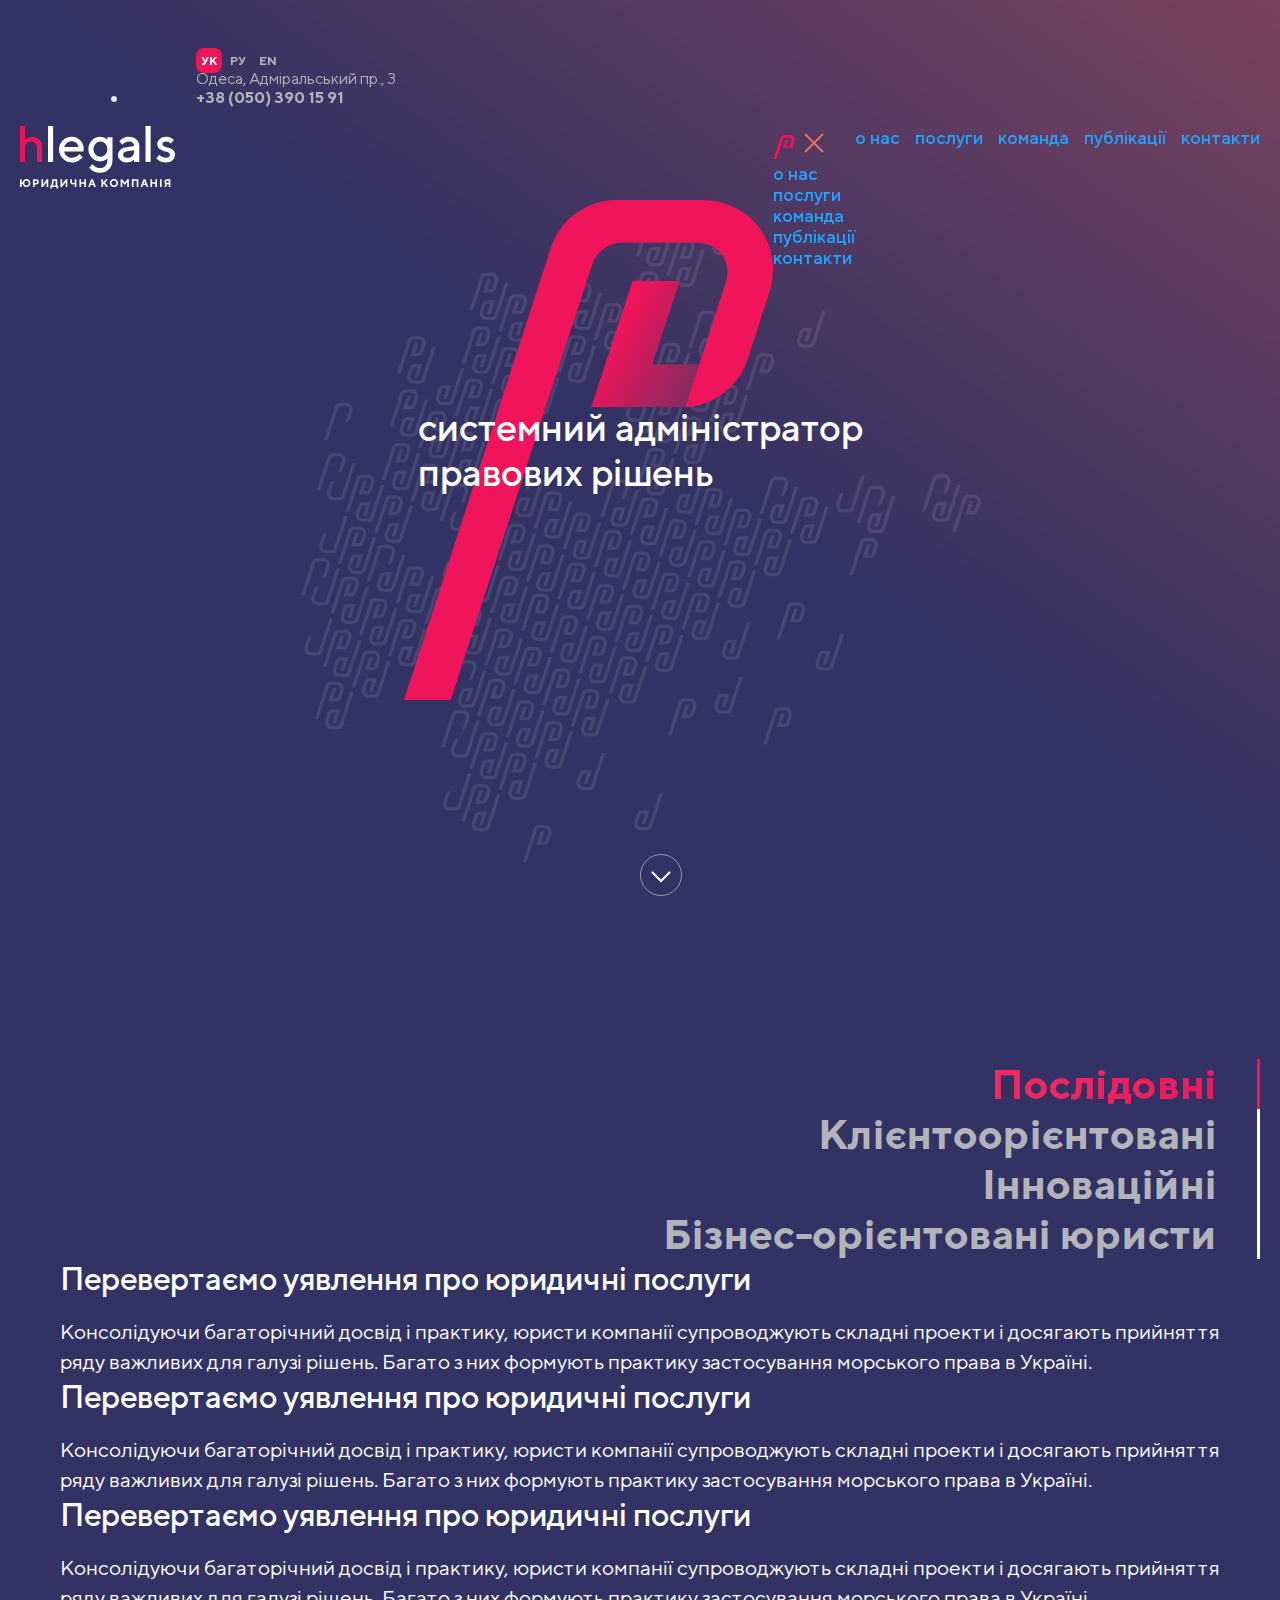
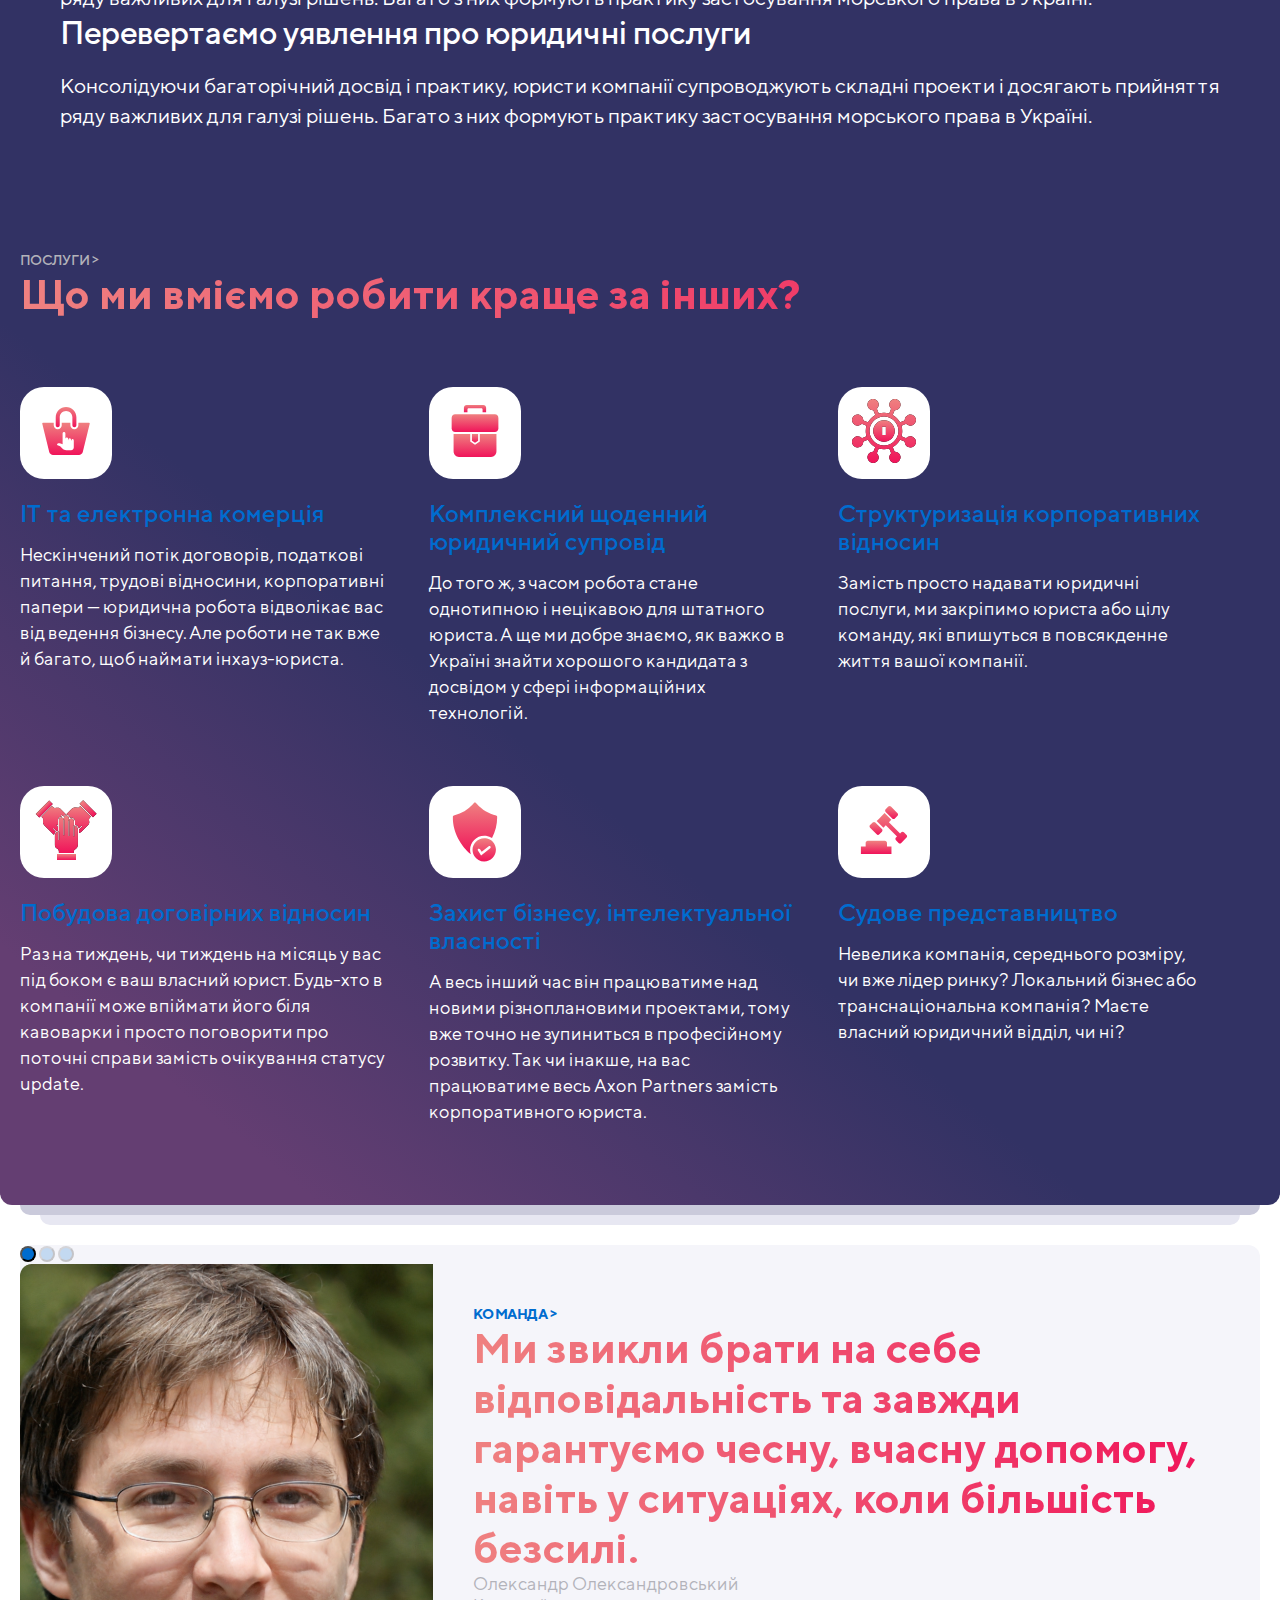
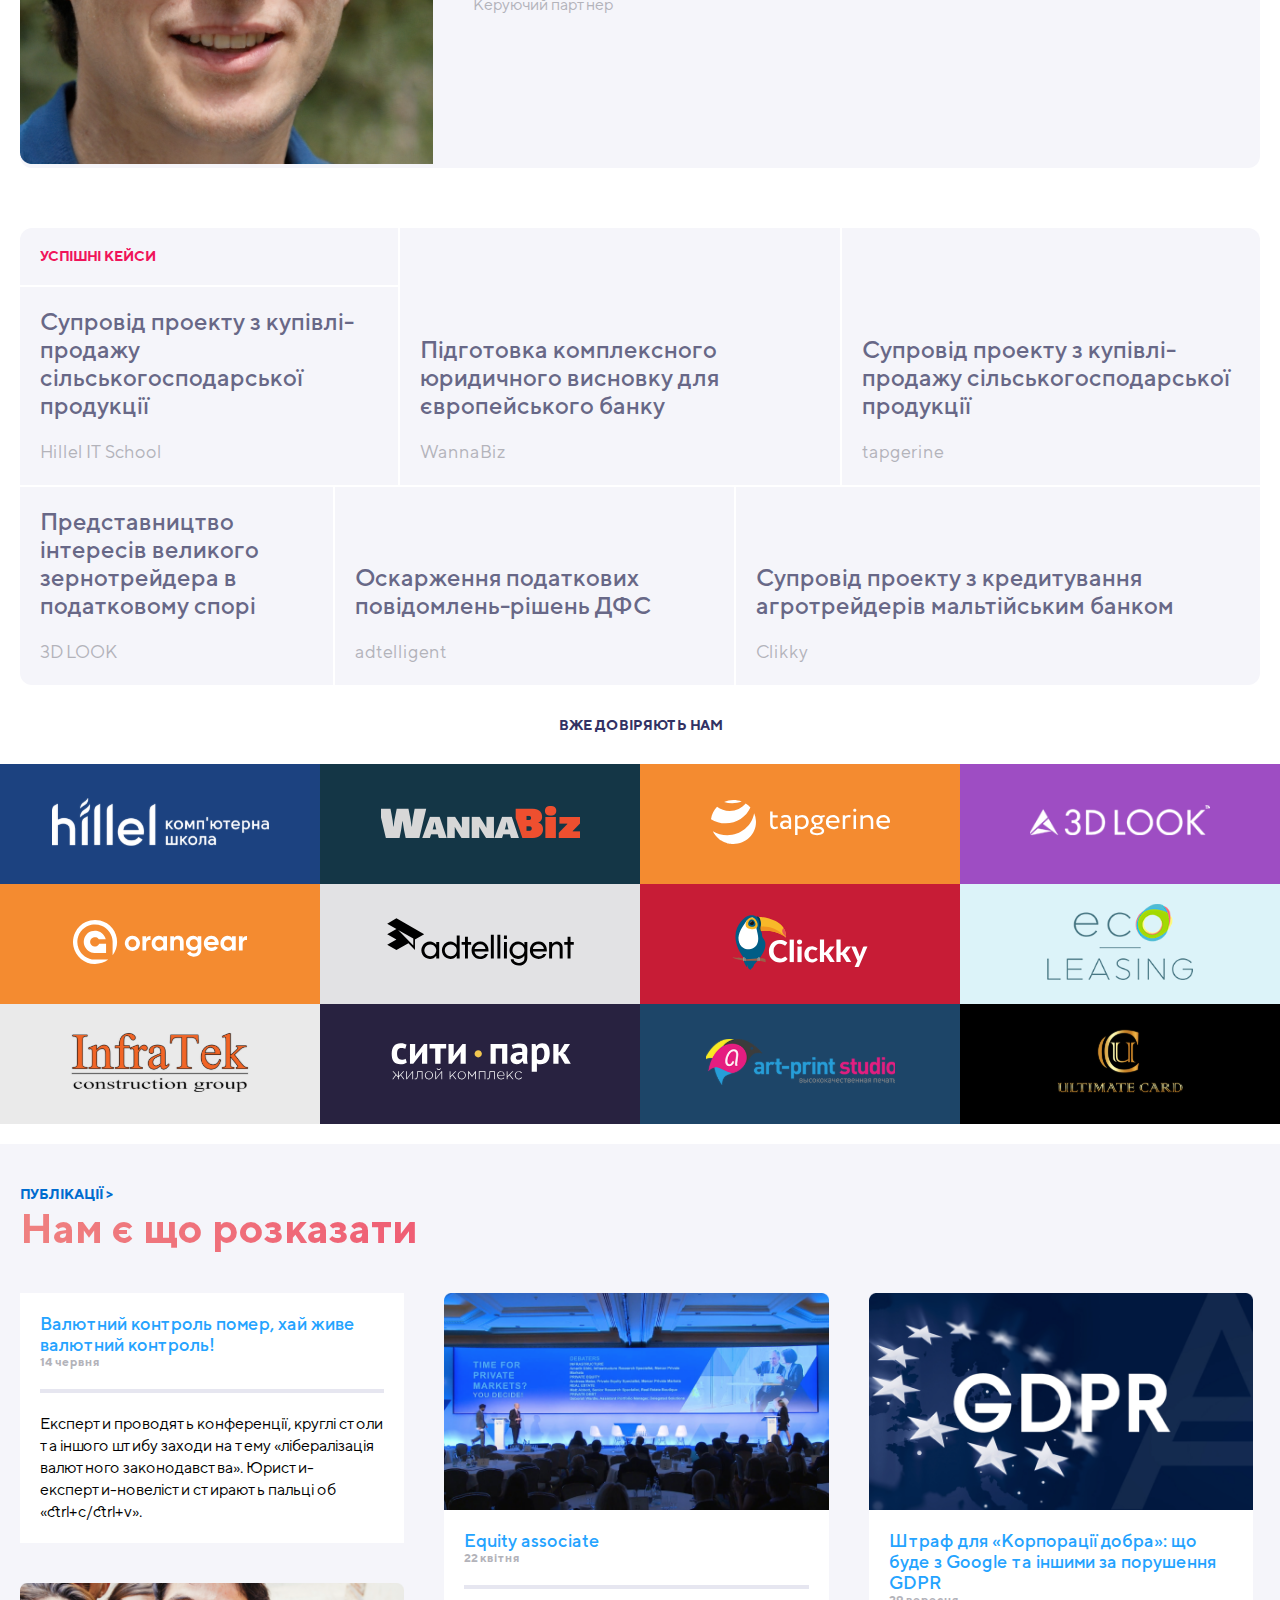
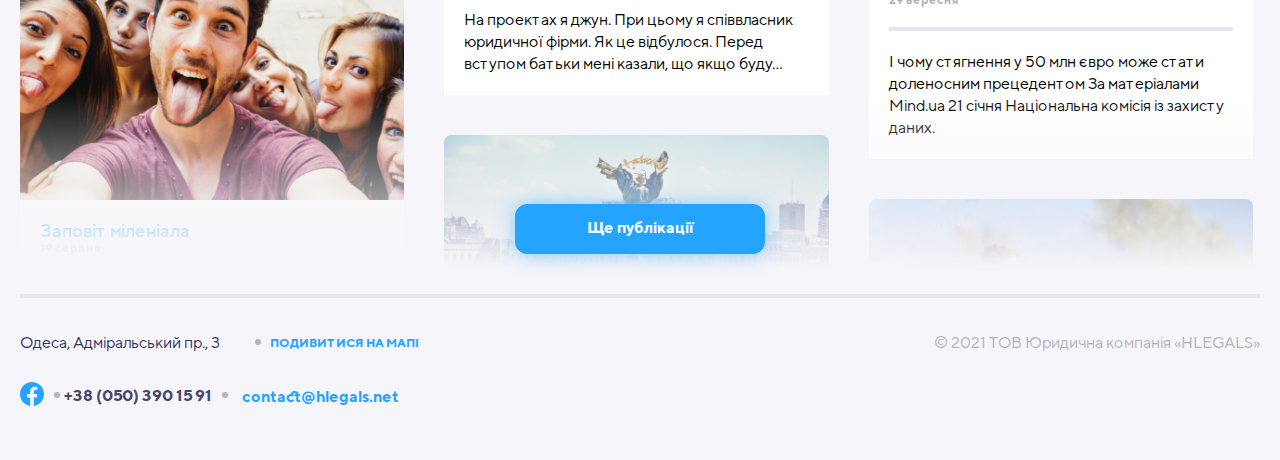
<file: index.html>
<!DOCTYPE html>
<html lang="ua">
<head>
    <meta charset="UTF-8">
    <meta http-equiv="X-UA-Compatible" content="IE=edge">
    <meta name="viewport" content="width=device-width, initial-scale=1.0">
    <link href="https://cdn.jsdelivr.net/npm/bootstrap@5.2.0/dist/css/bootstrap.min.css" rel="stylesheet" integrity="sha384-gH2yIJqKdNHPEq0n4Mqa/HGKIhSkIHeL5AyhkYV8i59U5AR6csBvApHHNl/vI1Bx" crossorigin="anonymous">
    <link rel="stylesheet" href="./style/scss/index.css">
    <title>Hlegals Site</title>
</head>
<body>
<!-- HEADER -->
<header class="header on-dark">
    <div class="container">
        <div class="header__top">
            <div class="header__logo">
                <a href="#">
                    <img src="./assets/logos/logo-on-dark.svg" alt="Hlegals logo">
                </a>
            </div>
            <div class="header__info d-flex justify-content-end align-items-center">
                <div class="header__languages d-flex">
                    <a href="#" class="language d-block active">УК</a>
                    <a href="#" class="language d-block">РУ</a>
                    <a href="#" class="language d-block">EN</a>
                </div>
                <div class="header__adress">
                    <a class="header__adress-link text-white" href="#">Одеса, Адміральський пр., 3</a>
                </div>
                <div class="header__phone">
                    <a class="text-white" href="tel: +38 (050) 390 15 91">+38 (050) 390 15 91</a>
                </div>
                <div class="header__facebook">
                    <a href="#" class="facebook-top d-block">
                    </a>
                </div>
            </div>
            <nav class="header__menu navbar navbar-expand-md">
                <!-- FOR MOBILE -->
                <button class="menu-button" type="button" data-bs-toggle="modal" data-bs-target="#exampleModal">
                    <svg width="32" height="32" viewBox="0 0 32 32" fill="none" xmlns="http://www.w3.org/2000/svg">
                        <path d="M7 10H25" stroke="white" stroke-width="2"/>
                        <path d="M7 16H25" stroke="white" stroke-width="2"/>
                        <path d="M7 22H25" stroke="white" stroke-width="2"/>
                    </svg>                        
                </button>
                <div class="modal fade" id="exampleModal" tabindex="-1" aria-labelledby="exampleModalLabel" aria-hidden="true">
                    <div class="modal-dialog">
                      <div class="modal-content">
                        <div class="modal-header">
                          <img class="modal-title" id="exampleModalLabel" src="./assets/icons/symbol-slash-small.svg">
                          <button type="button" data-bs-dismiss="modal" aria-label="Close"><svg width="32" height="32" viewBox="0 0 32 32" fill="none" xmlns="http://www.w3.org/2000/svg">
                            <path d="M7 7L25 25" stroke="#EC6F5D" stroke-width="2"/>
                            <path d="M25 7L7 25" stroke="#EC6F5D" stroke-width="2"/>
                            </svg></button>
                        </div>
                        <div class="modal-body">
                            <ul class="menu">
                                <li class="menu-item">
                                  <a class="menu-link" aria-current="page" href="./pages/about.html">о нас</a>
                                </li>
                                <li class="menu-item">
                                  <a class="menu-link" href="./pages/services.html">послуги</a>
                                </li>
                                <li class="menu-item">
                                  <a class="menu-link" href="./pages/team.html">команда</a>
                                </li>
                                <li class="menu-item">
                                  <a class="menu-link" href="./pages/publications.html">публікації</a>
                                </li>
                                <li class="menu-item">
                                  <a class="menu-link" href="./pages/contacts.html">контакти</a>
                                </li>
                              </ul>
                        </div>
                        <div class="modal-footer">
                        </div>
                      </div>
                    </div>
                  </div>
                <ul class="navbar-nav menu">
                    <li class="menu-item">
                      <a class="menu-link text-white" aria-current="page" href="./pages/about.html">о нас</a>
                    </li>
                    <li class="menu-item">
                      <a class="menu-link text-white" href="./pages/services.html">послуги</a>
                    </li>
                    <li class="menu-item">
                      <a class="menu-link text-white" href="./pages/team.html">команда</a>
                    </li>
                    <li class="menu-item">
                      <a class="menu-link text-white" href="./pages/publications.html">публікації</a>
                    </li>
                    <li class="menu-item">
                      <a class="menu-link text-white" href="./pages/contacts.html">контакти</a>
                    </li>
                  </ul>
                </nav>
            </div>
        </div>
    </div>
</header>
 
<main>
    <section class="hero">
            <div class="hero-content">
            <h1 class="text-center">системний адміністратор <br> правових рішень</h1>
               <a href="#experience" class="hero-content__arrow"> 
                <svg width="42" height="42" viewBox="0 0 42 42" fill="none" xmlns="http://www.w3.org/2000/svg">
                    <g clip-path="url(#clip0_1_613)">
                    <circle opacity="0.5" cx="21" cy="21" r="20.5" stroke="white"/>
                    <path d="M12 18L21 27L30 18" stroke="white" stroke-width="2"/>
                    </g>
                    <defs>
                    <clipPath id="clip0_1_613">
                    <rect width="42" height="42" fill="white"/>
                    </clipPath>
                    </defs>
                    </svg>
                </a>
            </div>
        </section>
        <section id="experience" class="experience">
            <div class="container">
                <div class="experience__tabs d-flex align-items-center justify-content-center">
                        <div class="tablist">
                        <div class="nav nav-tabs flex-column" id="nav-tab" role="tablist">
                          <h2 class="experience-link active" id="nav-home-tab" data-bs-toggle="tab" data-bs-target="#nav-home" role="tab" aria-controls="nav-home" aria-selected="true">Послідовні</h2>
                          <h2 class="experience-link" id="nav-profile-tab" data-bs-toggle="tab" data-bs-target="#nav-profile" role="tab" aria-controls="nav-profile" aria-selected="false">Клієнтоорієнтовані</h2>
                          <h2 class="experience-link" id="nav-contact-tab" data-bs-toggle="tab" data-bs-target="#nav-contact" role="tab" aria-controls="nav-contact" aria-selected="false">Інноваційні</h2>
                          <h2 class="experience-link" id="nav-contact-tab" data-bs-toggle="tab" data-bs-target="#nav-contact" role="tab" aria-controls="nav-contact" aria-selected="false">Бізнес-орієнтовані юристи</h2>
                        </div>
                        </div>
                      <div class="tab-content" id="nav-tabContent">
                        <div class="tab-pane fade show active" id="nav-home" role="tabpanel" aria-labelledby="nav-home-tab" tabindex="0">
                            <h3>Перевертаємо уявлення про юридичні послуги</h3>
                            <p class="experience-text">Консолідуючи багаторічний досвід і практику, юристи компанії супроводжують складні проекти і досягають прийняття ряду важливих для галузі рішень. Багато з них формують практику застосування морського права в Україні.</p>
                        </div>
                        <div class="tab-pane fade" id="nav-profile" role="tabpanel" aria-labelledby="nav-profile-tab" tabindex="0">
                            <h3>Перевертаємо уявлення про юридичні послуги</h3>
                            <p class="experience-text">Консолідуючи багаторічний досвід і практику, юристи компанії супроводжують складні проекти і досягають прийняття ряду важливих для галузі рішень. Багато з них формують практику застосування морського права в Україні.</p>
                        </div>
                        <div class="tab-pane fade" id="nav-contact" role="tabpanel" aria-labelledby="nav-contact-tab" tabindex="0">
                            <h3>Перевертаємо уявлення про юридичні послуги</h3>
                            <p class="experience-text">Консолідуючи багаторічний досвід і практику, юристи компанії супроводжують складні проекти і досягають прийняття ряду важливих для галузі рішень. Багато з них формують практику застосування морського права в Україні.</p>
                        </div>
                        <div class="tab-pane fade" id="nav-contact" role="tabpanel" aria-labelledby="nav-contact-tab" tabindex="0">
                            <h3>Перевертаємо уявлення про юридичні послуги</h3>
                            <p class="experience-text">Консолідуючи багаторічний досвід і практику, юристи компанії супроводжують складні проекти і досягають прийняття ряду важливих для галузі рішень. Багато з них формують практику застосування морського права в Україні.</p>
                        </div>
                      </div>
                  </div>
                  <div id="carouselExperience" class="carousel slide" data-bs-ride="true">
                    <div class="carousel-indicators">
                      <button type="button" data-bs-target="#carouselExperience" data-bs-slide-to="0" class="active" aria-current="true" aria-label="Slide 1"></button>
                      <button type="button" data-bs-target="#carouselExperience" data-bs-slide-to="1" aria-label="Slide 2"></button>
                      <button type="button" data-bs-target="#carouselExperience" data-bs-slide-to="2" aria-label="Slide 3"></button>
                      <button type="button" data-bs-target="#carouselExperience" data-bs-slide-to="3" aria-label="Slide 4"></button>
                    </div>
                    <div class="carousel-inner">
                      <div class="carousel-item active">
                        <h2 class="carousel-title">Послідовні</h2>
                        <h3>Перевертаємо уявлення про юридичні послуги</h3>
                        <p class="experience-text">Консолідуючи багаторічний досвід і практику, юристи компанії супроводжують складні проекти і досягають прийняття ряду важливих для галузі рішень. Багато з них формують практику застосування морського права в Україні.</p>
                      </div>
                      <div class="carousel-item">
                        <h2 class="carousel-title">Клієнтоорієнтовані</h2>
                        <h3>Перевертаємо уявлення про юридичні послуги</h3>
                        <p class="experience-text">Консолідуючи багаторічний досвід і практику, юристи компанії супроводжують складні проекти і досягають прийняття ряду важливих для галузі рішень. Багато з них формують практику застосування морського права в Україні.</p>
                      </div>
                      <div class="carousel-item">
                        <h2 class="carousel-title">Інноваційні</h2>
                        <h3>Перевертаємо уявлення про юридичні послуги</h3>
                        <p class="experience-text">Консолідуючи багаторічний досвід і практику, юристи компанії супроводжують складні проекти і досягають прийняття ряду важливих для галузі рішень. Багато з них формують практику застосування морського права в Україні.</p>
                      </div>
                      <div class="carousel-item">
                        <h2 class="carousel-title">Бізнес-орієнтовані юристи</h2>
                        <h3>Перевертаємо уявлення про юридичні послуги</h3>
                        <p class="experience-text">Консолідуючи багаторічний досвід і практику, юристи компанії супроводжують складні проекти і досягають прийняття ряду важливих для галузі рішень. Багато з них формують практику застосування морського права в Україні.</p>
                      </div>
                    </div>
                  </div>
            </div>
        </section>
        <section id="services" class="services">
            <div class="container">
            <a href="./pages/services.html" class="heading-link">послуги</a> 
            <h2 class="red-title">Що ми вміємо робити краще за інших?</h2>
            <div class="services__cards-wrap">
                <div class="services__card">
                    <div class="services__card-inner-wrap">
                    <div class="services__card-img">
                       <a href="./pages/service-page.html"><img src="./assets/icons/services/iconfinder_shopping-purse_353439.svg" alt="shopping purse"></a> 
                    </div>
                    <a href="./pages/service-page.html"><h3 class="services__card-title">IT та електронна комерція</h3></a>
                    </div>
                    <p class="services__card-text">Нескінчений потік договорів, податкові питання, трудові відносини, корпоративні папери — юридична робота відволікає вас від ведення бізнесу. Але роботи не так вже й багато, щоб наймати інхауз-юриста.</p>
                </div>
                <div class="services__card">
                    <div class="services__card-inner-wrap">
                    <div class="services__card-img">
                        <a href="./pages/service-page.html"><img src="./assets/icons/services/iconfinder_20_2959850.svg" alt="briefcase"></a>
                    </div>
                    <a href="./pages/service-page.html"><h3 class="services__card-title">Комплексний щоденний юридичний супровід</h3></a>
                    </div>
                    <p class="services__card-text">До того ж, з часом робота стане однотипною і нецікавою для штатного юриста. А ще ми добре знаємо, як важко в Україні знайти хорошого кандидата з досвідом у сфері інформаційних технологій.</p>
                </div>
                <div class="services__card">
                    <div class="services__card-inner-wrap">
                    <div class="services__card-img">
                        <a href="./pages/service-page.html"><img src="./assets/icons/services/crowdfunding 1.svg" alt="crowdfunding"></a>
                    </div>
                    <a href="./pages/service-page.html"><h3 class="services__card-title">Структуризація корпоративних відносин</h3></a>
                </div>
                    <p class="services__card-text">Замість просто надавати юридичні послуги, ми закріпимо юриста або цілу команду, які впишуться в повсякденне життя вашої компанії.</p>
                </div>
                <div class="services__card">
                    <div class="services__card-inner-wrap">
                    <div class="services__card-img">
                        <a href="./pages/service-page.html"><img src="./assets/icons/services/iconfinder_collaborative-combine-hand-together-team_3790070 1.svg" alt="collaborative combine hand together"></a>
                    </div>
                    <a href="./pages/service-page.html"><h3 class="services__card-title">Побудовa договірних відносин</h3></a>
                    </div>
                    <p class="services__card-text">Раз на тиждень, чи тиждень на місяць у вас під боком є ваш власний юрист. Будь-хто в компанії може впіймати його біля кавоварки і просто поговорити про поточні справи замість очікування статусу update.</p>
                </div>
                <div class="services__card">
                    <div class="services__card-inner-wrap">
                    <div class="services__card-img">
                        <a href="./pages/service-page.html"><img src="./assets/icons/services/iconfinder_safety__security__shield__protection_2542039.svg" alt="safety security shield protection"></a>
                    </div>
                    <a href="./pages/service-page.html"><h3 class="services__card-title">Захист бізнесу, інтелектуальної власності</h3></a>
                    </div>
                    <p class="services__card-text">А весь інший час він працюватиме над новими різноплановими проектами, тому вже точно не зупиниться в професійному розвитку. Так чи інакше, на вас працюватиме весь Axon Partners замість корпоративного юриста.</p>
                </div>
                <div class="services__card">
                    <div class="services__card-inner-wrap">
                    <div class="services__card-img">
                        <a href="./pages/service-page.html"><img src="./assets/icons/services/iconfinder_Lawyer1_2315987 1.svg" alt="lawyer icon"></a>
                    </div>
                    <a href="./pages/service-page.html"><h3 class="services__card-title">Судове представництво</h3></a>
                    </div>
                    <p class="services__card-text">Невелика компанія, середнього розміру, чи вже лідер ринку? Локальний бізнес або транснаціональна компанія? Маєте власний юридичний відділ, чи ні?</p>
                </div>
            </div>
        </div>
        </section>
        <section class="team">
            <div class="container">
                <div id="carouselTeam" class="carousel slide" data-bs-ride="true">
                    <div class="carousel-indicators">
                      <button type="button" data-bs-target="#carouselTeam" data-bs-slide-to="0" class="active" aria-current="true" aria-label="Slide 1"></button>
                      <button type="button" data-bs-target="#carouselTeam" data-bs-slide-to="1" aria-label="Slide 2"></button>
                      <button type="button" data-bs-target="#carouselTeam" data-bs-slide-to="2" aria-label="Slide 3"></button>
                    </div>
                    <div class="carousel-inner">
                      <div class="carousel-item active">
                        <div class="team-image">
                            <img src="./assets/images/team-members/olexander-kats.png" alt="Олександр Кац">
                        </div>
                        <div class="team-info">
                        <a href="./pages/team.html" class="heading-link">команда</a> 
                        <h2 class="red-title">Ми звикли брати на себе відповідальність та завжди гарантуємо чесну, вчасну допомогу, навіть у ситуаціях, коли більшість безсилі.</h2>
                        <div class="team-caption">
                            <img class="team-img-circle" src="./assets/images/team-members/olexander-kats.png" alt="Олександр Кац">
                            <div class="team-caption-text">
                            <h4 class="team-caption-title">Олександр Олександровський</h4>
                            <p class="team-job-title">Керуючий партнер</p>
                            </div>
                    </div>
                        </div>
                      </div> 
                    </div>
                  </div>
            </div>
        </section>
        <section class="cases">
            <div class="container">
                <div class="cases-wrap">
                    <div class="cases-wrap-inner">
                        <div class="cases-item">
                                <a href="#" class="heading-link">Успішні кейси</a> 
                        </div>
                        <div class="cases-item">
                            <h3 class="cases-item-heading">Супровід проекту з купівлі-продажу сільськогосподарської продукції</h3>
                            <p class="cases-item-company">Hillel IT School</p>
                        </div>
                        <div class="cases-item">
                            <h3 class="cases-item-heading">Підготовка комплексного юридичного висновку для європейського банку</h3>
                            <p class="cases-item-company">WannaBiz</p>
                        </div>
                        <div class="cases-item">
                            <h3 class="cases-item-heading">Супровід проекту з купівлі-продажу сільськогосподарської продукції</h3>
                            <p class="cases-item-company">tapgerine</p>
                        </div>
                        <div class="cases-item">
                            <h3 class="cases-item-heading">Представництво інтересів великого зернотрейдера в податковому спорі</h3>
                            <p class="cases-item-company">3D LOOK</p>
                        </div>
                        <div class="cases-item">
                            <h3 class="cases-item-heading">Оскарження податкових повідомлень-рішень ДФС</h3>
                            <p class="cases-item-company">adtelligent</p>
                        </div>
                        <div class="cases-item">
                            <h3 class="cases-item-heading">Супровід проекту з кредитування агротрейдерів мальтійським банком</h3>
                            <p class="cases-item-company">Clikky</p>
                        </div>
                    </div>
                </div>
            </div>
        </section>
        <section class="clients">
            <h3 class="clients-title">Вже довіряють нам</h3>
            <ul class="clients-list">
                <li class="clients-item blue">
                    <a class="clients-link" href="#"><img src="./assets/logos/companies/Hillel-Logo-OneLine-White-Uk.svg" alt="hillel"></a>
                </li>
                <li class="clients-item dark-blue">
                    <a class="clients-link" href="#"><img src="./assets/logos/companies/wannabiz.svg" alt="WannaBiz"></a>
                </li>
                <li class="clients-item orange-1">
                    <a class="clients-link" href="#"><img src="./assets/logos/companies/targerine.svg" alt="tapgerine"></a>
                </li>
                <li class="clients-item purple">
                    <a class="clients-link " href="#"><img src="./assets/logos/companies/3dlook.svg" alt="3d look"></a>
                </li>
                <li class="clients-item orange-2">
                    <a class="clients-link" href="#"><img src="./assets/logos/companies/orangear.svg" alt="orangear"></a>
                </li>
                <li class="clients-item grey">
                    <a class="clients-link" href="#"><img src="./assets/logos/companies/adtelligent.svg" alt="adtelligent"></a>
                </li>
                <li class="clients-item red">
                    <a class="clients-link" href="#"><img src="./assets/logos/companies/clikky.svg" alt="Clikky"></a>
                </li>
                <li class="clients-item light-blue">
                    <a class="clients-link" href="#"><img src="./assets/logos/companies/ecolease.svg" alt="ecoleasing"></a>
                </li>
                <li class="clients-item beige">
                    <a class="clients-link" href="#"><img src="./assets/logos/companies/infratek.svg" alt="infratek"></a>
                </li>
                <li class="clients-item violet">
                    <a class="clients-link" href="#"><img src="./assets/logos/companies/city-park.svg" alt="city park"></a>
                </li>
                <li class="clients-item navy-blue">
                    <a class="clients-link" href="#"><img src="./assets/logos/companies/art-printstudio.svg" alt="art-print studio"></a>
                </li>
                <li class="clients-item black">
                    <a class="clients-link" href="#"><img src="./assets/logos/companies/ultimate-card.svg" alt="ultimate card"></a>
                </li>
            </ul>
        </section>
        <section class="publications">
            <div class="container">
                <a href="./pages/publications.html" class="heading-link">Публікації</a> 
                <h2 class="red-title">Нам є що розказати</h2>
                <div class="publications-wrap">
                    <div class="publications-column">
                    <article class="publication-item">
                        <div class="publication-item-content">
                            <a href="./pages/single-publication.html"><h4 class="publication-item-title ">Валютний контроль помер, хай живе валютний контроль!</h4></a>
                            <p class="publication-item-date">14 червня</p>
                            <p class="publication-item-text">Експерти проводять конференції, круглі столи та іншого штибу заходи на тему «лібералізація валютного законодавства». Юристи-експерти-новелісти стирають пальці об «ctrl+c/ctrl+v».</p>
                        </div>
                    </article>
                    <article class="publication-item">
                        <div class="publication-item-image">
                            <img src="./assets/images/publications/publication1.png" alt="smiling man">
                        </div>
                        <div class="publication-item-content">
                            <a href="./pages/single-publication.html"><h4 class="publication-item-title">Заповіт міленіала</h4></a>
                            <p class="publication-item-date">19 серпня</p>
                            <p class="publication-item-text">Що і як передаватимуть у спадщину сучасні влогери, опініон лідери і криптомільйонери Типовий спадок українського покоління Х виглядає так: квартира у…</p>
                        </div>
                    </article>
                </div>
                <div class="publications-column">
                    <article class="publication-item">
                        <div class="publication-item-image">
                            <img src="./assets/images/publications/publication2.png" alt="conference">
                        </div>
                        <div class="publication-item-content">
                            <a href="./pages/single-publication.html"><h4 class="publication-item-title">Equity associate</h4></a>
                            <p class="publication-item-date">22 квітня</p>
                            <p class="publication-item-text">На проектах я джун. При цьому я співвласник юридичної фірми. Як це відбулося. Перед вступом батьки мені казали, що якщо буду…</p>
                        </div>
                    </article>
                    <article class="publication-item s-none">
                        <div class="publication-item-image">
                            <img src="./assets/images/publications/publication3.png" alt="Independence statue">
                        </div>
                        <div class="publication-item-content">
                            <a href="./pages/single-publication.html"><h4 class="publication-item-title">Закон про мови: як зробити свій сайт відповідним</h4></a>
                            <p class="publication-item-date">19 серпня</p>
                            <p class="publication-item-text">Наталія Кирик, керівник контент студії Wordfactory.ua По-перше, це красиво! Це аргумент номер один на користь україномовного сайту. По-друге, це ефективно. У…</p>
                        </div>
                    </article>  
                </div>
                <div class="publications-column">
                    <article class="publication-item s-none">
                        <div class="publication-item-image">
                            <img src="./assets/images/publications/publication4.png" alt="GDPR">
                        </div>
                        <div class="publication-item-content">
                            <a href="./pages/single-publication.html"><h4 class="publication-item-title">Штраф для «Корпорації добра»: що буде з Google та іншими за порушення GDPR</h4></a>
                            <p class="publication-item-date">29 вересня</p>
                            <p class="publication-item-text">І чому стягнення у 50 млн євро може стати доленосним прецедентом За матеріалами Mind.ua 21 січня Національна комісія із захисту даних.</p>
                        </div>
                    </article>
                    <article class="publication-item s-none">
                        <div class="publication-item-image">
                            <img src="./assets/images/publications/publication5.png" alt="child with guitar">
                        </div>
                        <div class="publication-item-content">
                            <a href="./pages/single-publication.html"><h4 class="publication-item-title">Компенсація витрат на навчання дитини в дитячому садку та школі</h4></a>
                            <p class="publication-item-date">5 Лютого 2018</p>
                            <p class="publication-item-text">Про що йде мова В червні цього року Верховна Рада внесла зміни до Податкового кодексу України. Відтепер батьки, які отримують офіційну…</p>
                        </div>
                    </article>
                </div>
                    <div class="publications-action">
                        <a class="action-button" href="./pages/publications.html">Ще публікації</a>
                    </div>    
                </div>
            </div>
        </section>
</main>
<footer class="footer">
        <div class="container">
            <div class="footer-content-wrap">
                <div class="footer-main-info">
                    <div class="footer-adress">
                        <a class="footer-adress-text" href="#">Одеса, Адміральський пр., 3</a>
                        <a class="footer-adress-map" href="https://goo.gl/maps/vrQ6Hd5ernzUpkCYA">Подивитися на мапі</a>
                    </div>
                    <div class="footer-contacts">
                        <a href="#">
                            <img src="./assets/social-icons/facebook-hover.svg" alt="facebook logo">
                        </a>
                        <a class="footer-contacts-tel" href="tel: +38 (050) 390 15 91">+38 (050) 390 15 91</a>
                        <a class="footer-contacts-mail" href="mailto:contact@hlegals.net">contact@hlegals.net</a>
                    </div>
                </div>
                <div class="footer-copyright">
                    <a class="footer-copyright-link" href="#">© 2021 ТОВ Юридична компанія «HLEGALS»</a>
                </div>
            </div>
        </div>
</footer>


<script src="./script.js"></script>
    <script src="https://cdn.jsdelivr.net/npm/bootstrap@5.2.0/dist/js/bootstrap.bundle.min.js" integrity="sha384-A3rJD856KowSb7dwlZdYEkO39Gagi7vIsF0jrRAoQmDKKtQBHUuLZ9AsSv4jD4Xa" crossorigin="anonymous"></script>
</body>
</html>
</file>
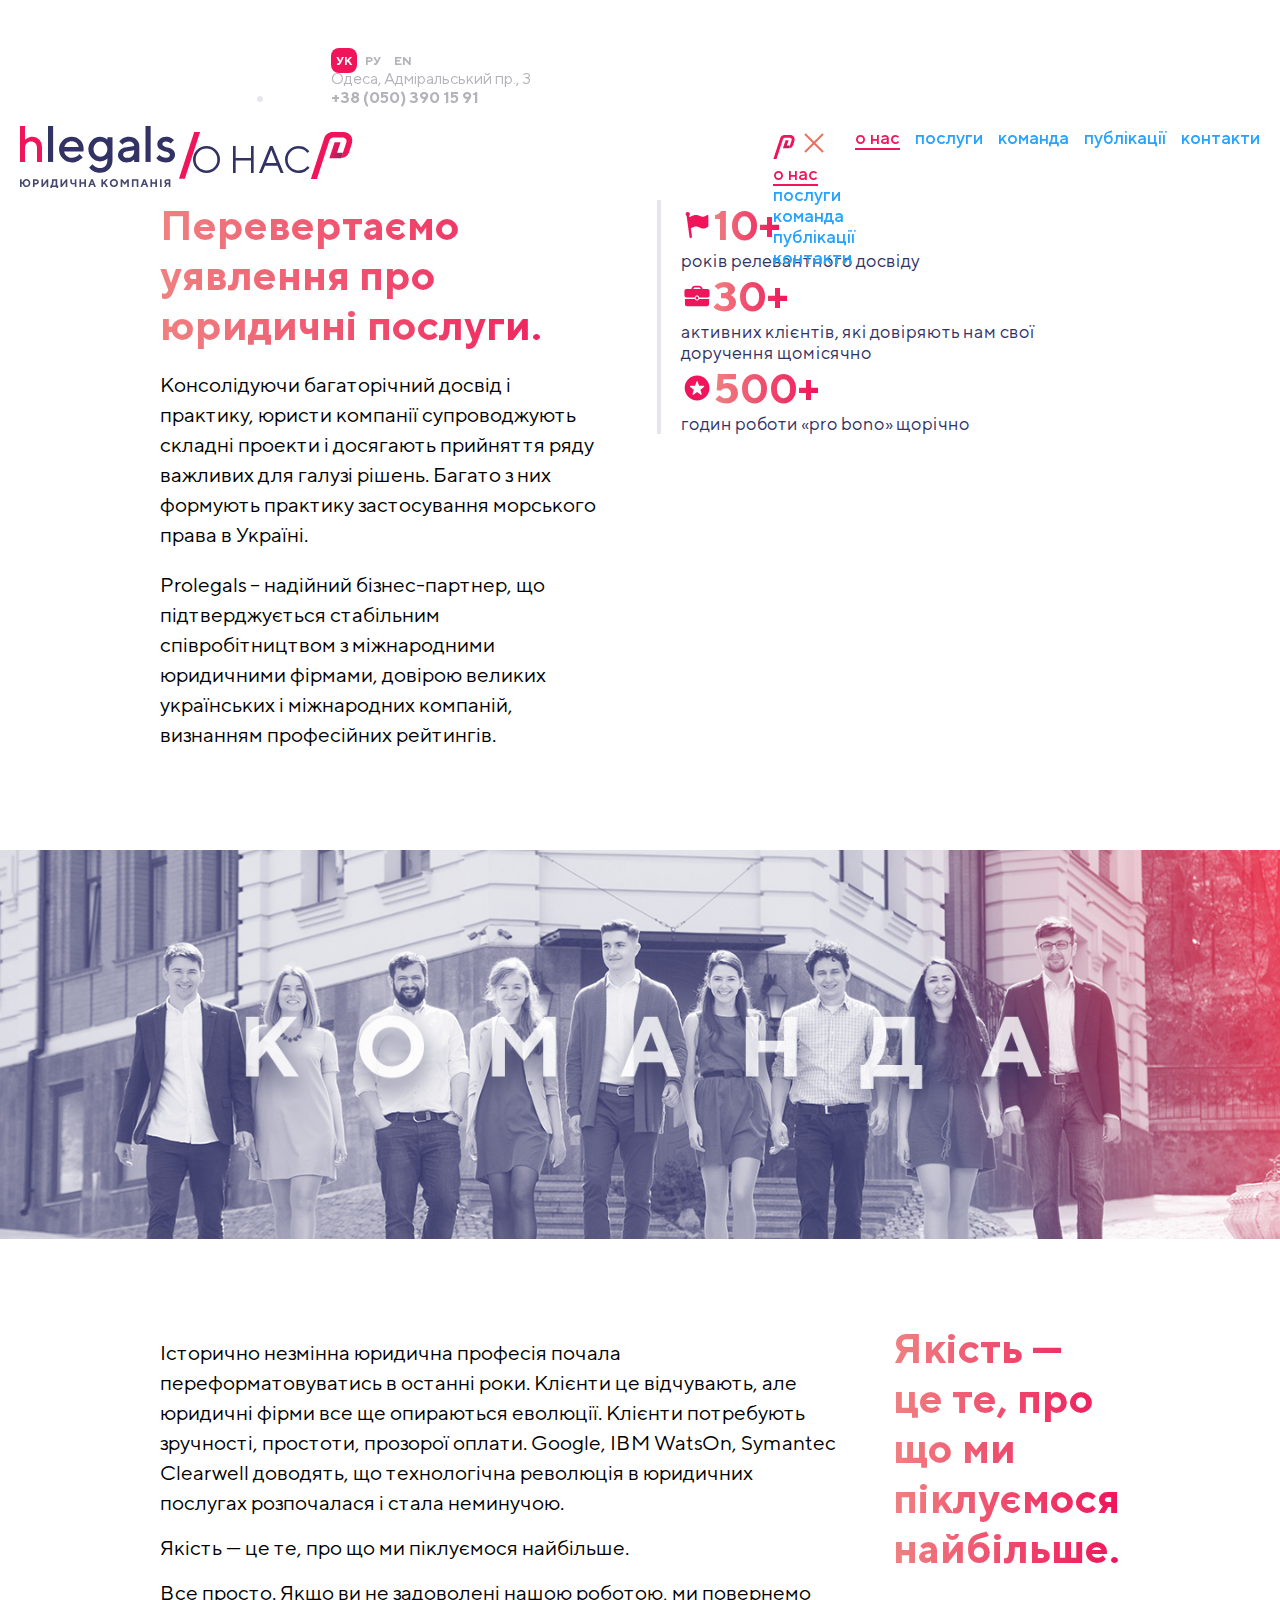
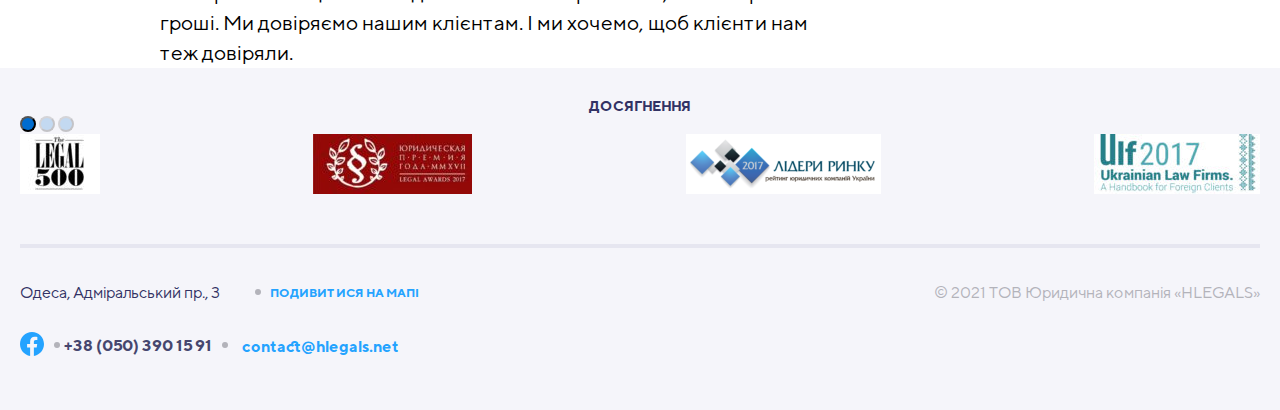
<file: pages/about.html>
<!DOCTYPE html>
<html lang="ua">
<head>
    <meta charset="UTF-8">
    <meta http-equiv="X-UA-Compatible" content="IE=edge">
    <meta name="viewport" content="width=device-width, initial-scale=1.0">
    <link href="https://cdn.jsdelivr.net/npm/bootstrap@5.2.0/dist/css/bootstrap.min.css" rel="stylesheet" integrity="sha384-gH2yIJqKdNHPEq0n4Mqa/HGKIhSkIHeL5AyhkYV8i59U5AR6csBvApHHNl/vI1Bx" crossorigin="anonymous">
    <link rel="stylesheet" href="../style/scss/index.css">
    <title>About</title>
</head>
<body>
    <header class="header on-light">
        <div class="container">
            <div class="header__top">
                <div class="header__logo">
                    <a class="header__logo-img" href="../index.html">
                        <img src="../assets/logos/logo-on-white.svg" alt="Hlegals logo">
                    </a>
                    <a class="header__logo-breadcrumbs on-light" href="#">о нас</a>
                </div>
                <div class="header__info d-flex justify-content-end align-items-center">
                    <div class="header__languages d-flex">
                        <a href="#" class="language d-block active">УК</a>
                        <a href="#" class="language d-block">РУ</a>
                        <a href="#" class="language d-block">EN</a>
                    </div>
                    <div class="header__adress">
                        <a class="header__adress-link" href="#">Одеса, Адміральський пр., 3</a>
                    </div>
                    <div class="header__phone">
                        <a href="tel: +38 (050) 390 15 91">+38 (050) 390 15 91</a>
                    </div>
                    <div class="header__facebook">
                        <a href="#" class="facebook-top d-block">
                        </a>
                    </div>
                </div>
                <nav class="header__menu navbar navbar-expand-md">
                    <!-- FOR MOBILE -->
                <button class="menu-button" type="button" data-bs-toggle="modal" data-bs-target="#exampleModal">
                    <svg width="32" height="32" viewBox="0 0 32 32" fill="none" xmlns="http://www.w3.org/2000/svg">
                        <path d="M7 10H25" stroke="#323264" stroke-width="2"/>
                        <path d="M7 16H25" stroke="#323264" stroke-width="2"/>
                        <path d="M7 22H25" stroke="#323264" stroke-width="2"/>
                    </svg>                      
                </button>
                <div class="modal fade" id="exampleModal" tabindex="-1" aria-labelledby="exampleModalLabel" aria-hidden="true">
                    <div class="modal-dialog">
                      <div class="modal-content">
                        <div class="modal-header">
                          <img class="modal-title" id="exampleModalLabel" src="../assets/icons/symbol-slash-small.svg">
                          <button type="button" data-bs-dismiss="modal" aria-label="Close"><svg width="32" height="32" viewBox="0 0 32 32" fill="none" xmlns="http://www.w3.org/2000/svg">
                            <path d="M7 7L25 25" stroke="#EC6F5D" stroke-width="2"/>
                            <path d="M25 7L7 25" stroke="#EC6F5D" stroke-width="2"/>
                            </svg></button>
                        </div>
                        <div class="modal-body">
                            <ul class="menu">
                                <li class="menu-item">
                                  <a class="menu-link active" href="#">о нас</a>
                                </li>
                                <li class="menu-item">
                                  <a class="menu-link" href="./services.html">послуги</a>
                                </li>
                                <li class="menu-item">
                                  <a class="menu-link" href="./team.html">команда</a>
                                </li>
                                <li class="menu-item">
                                  <a class="menu-link" href="./publications.html">публікації</a>
                                </li>
                                <li class="menu-item">
                                  <a class="menu-link" href="./contacts.html">контакти</a>
                                </li>
                              </ul>
                        </div>
                        <div class="modal-footer">
                        </div>
                      </div>
                    </div>
                  </div>
                    <!-- <button class="navbar-toggler border-0" type="button" data-bs-toggle="collapse" data-bs-target="#navbarSupportedContent" aria-controls="navbarSupportedContent" aria-expanded="false" aria-label="Toggle navigation">
                        <svg width="32" height="32" viewBox="0 0 32 32" fill="none" xmlns="http://www.w3.org/2000/svg">
                            <path d="M7 10H25" stroke="#323264" stroke-width="2"/>
                            <path d="M7 16H25" stroke="#323264" stroke-width="2"/>
                            <path d="M7 22H25" stroke="#323264" stroke-width="2"/>
                        </svg>             
                    </button>
                    <div class="collapse navbar-collapse justify-content-end" id="navbarSupportedContent"> -->
                    <ul class="navbar-nav menu">
                        <li class="menu-item">
                          <a class="menu-link active" href="#">о нас</a>
                        </li>
                        <li class="menu-item">
                          <a class="menu-link" href="./services.html">послуги</a>
                        </li>
                        <li class="menu-item">
                          <a class="menu-link" href="./team.html">команда</a>
                        </li>
                        <li class="menu-item">
                          <a class="menu-link" href="./publications.html">публікації</a>
                        </li>
                        <li class="menu-item">
                          <a class="menu-link" href="./contacts.html">контакти</a>
                        </li>
                      </ul>
                    </div>
                </nav>
            </div>
        </div>
    </header>
    <main>
        <section class="introduction">
            <div class="introduction-description">
                <h2 class="red-title">Перевертаємо уявлення про юридичні послуги.</h2>
                <p class="introduction-text">
                    Консолідуючи багаторічний досвід і практику, юристи компанії супроводжують складні проекти і досягають прийняття ряду важливих для галузі рішень. Багато з них формують практику застосування морського права в Україні.
                    </p>
                <p class="introduction-text">
                    Prolegals – надійний бізнес-партнер, що підтверджується стабільним співробітництвом з міжнародними юридичними фірмами, довірою великих українських і міжнародних компаній, визнанням професійних рейтингів.
                </p>
            </div>
            <div class="introduction-advantages">
                <div class="introduction-advantages-item">
                    <div class="introduction-advantages-item-title">
                        <img src="../assets/icons/about/flag.svg" alt="flag icon">
                        <h2 class="red-title">10+</h2>
                    </div>
                    <div class="introduction-advantages-item-text">
                        <p>років релевантного досвіду</p>
                    </div>
                </div>
                <div class="introduction-advantages-item">
                    <div class="introduction-advantages-item-title">
                        <img src="../assets/icons/about/clients.svg" alt="briefcase icon">
                        <h2 class="red-title">30+</h2>
                    </div>
                    <div class="introduction-advantages-item-text">
                        <p>активних клієнтів, які довіряють нам свої доручення щомісячно</p>
                    </div>
                </div>
                <div class="introduction-advantages-item">
                    <div class="introduction-advantages-item-title">
                        <img src="../assets/icons/about/star.svg" alt="star icon">
                        <h2 class="red-title">500+</h2>
                    </div>
                    <div class="introduction-advantages-item-text">
                        <p>годин роботи «pro bono» щорічно</p>
                    </div>
                </div>
            </div>
        </section>
        <section class="about-team-picture">
                <img src="../assets/images/team.png" alt="">
        </section>
        <section class="quality">
            <div class="quality-text">
                <p>Історично незмінна юридична професія почала переформатовуватись в останні роки. Клієнти це відчувають, але юридичні фірми все ще опираються еволюції. Клієнти потребують зручності, простоти, прозорої оплати. Google, IBM WatsОn, Symantec Clearwell доводять, що технологічна революція в юридичних послугах розпочалася і стала неминучою.
                </p>
                <p>Якість — це те, про що ми піклуємося найбільше.</p>
                <p>Все просто. Якщо ви не задоволені нашою роботою, ми повернемо гроші. Ми довіряємо нашим клієнтам. І ми хочемо, щоб клієнти нам теж довіряли.</p>

            </div>
            <h2 class="red-title">Якість — це те, про що ми піклуємося найбільше.</h2>
        </section>
        <section class="achievements">
            <div class="container">
                <h3 class="achievements-title">Досягнення</h3>
                <div id="carouselAchievements" class="carousel slide" data-bs-ride="true">
                    <div class="carousel-indicators">
                      <button type="button" data-bs-target="#carouselAchievements" data-bs-slide-to="0" class="active" aria-current="true" aria-label="Slide 1"></button>
                      <button type="button" data-bs-target="#carouselAchievements" data-bs-slide-to="1" aria-label="Slide 2"></button>
                      <button type="button" data-bs-target="#carouselAchievements" data-bs-slide-to="2" aria-label="Slide 3"></button>
                    </div>
                    <div class="carousel-inner">
                      <div class="carousel-item active">
                        <img src="../assets/icons/achivements/legal500.svg" alt="legal 500">
                        <img src="../assets/icons/achivements/premia-year.svg" alt="annual reward">
                        <img src="../assets/icons/achivements/leader-market.svg" alt="leader market">
                        <img src="../assets/icons/achivements/ulf2017.svg" alt="ulf 2017">
                      </div> 
                    </div>
                  </div>
            </div>
        </section>
    </main>  
    <footer class="footer">
        <div class="container">
            <div class="footer-content-wrap">
                <div class="footer-main-info">
                    <div class="footer-adress">
                        <a class="footer-adress-text" href="#">Одеса, Адміральський пр., 3</a>
                        <a class="footer-adress-map" href="https://goo.gl/maps/vrQ6Hd5ernzUpkCYA">Подивитися на мапі</a>
                    </div>
                    <div class="footer-contacts">
                        <a href="#">
                            <img src="../assets/social-icons/facebook-hover.svg" alt="facebook logo">
                        </a>
                        <a class="footer-contacts-tel" href="tel: +38 (050) 390 15 91">+38 (050) 390 15 91</a>
                        <a class="footer-contacts-mail" href="mailto:contact@hlegals.net">contact@hlegals.net</a>
                    </div>
                </div>
                <div class="footer-copyright">
                    <a class="footer-copyright-link" href="#">© 2021 ТОВ Юридична компанія «HLEGALS»</a>
                </div>
            </div>
        </div>
</footer>


<script src="../script.js"></script>
    <script src="https://cdn.jsdelivr.net/npm/bootstrap@5.2.0/dist/js/bootstrap.bundle.min.js" integrity="sha384-A3rJD856KowSb7dwlZdYEkO39Gagi7vIsF0jrRAoQmDKKtQBHUuLZ9AsSv4jD4Xa" crossorigin="anonymous"></script>
</body>
</html>
</file>
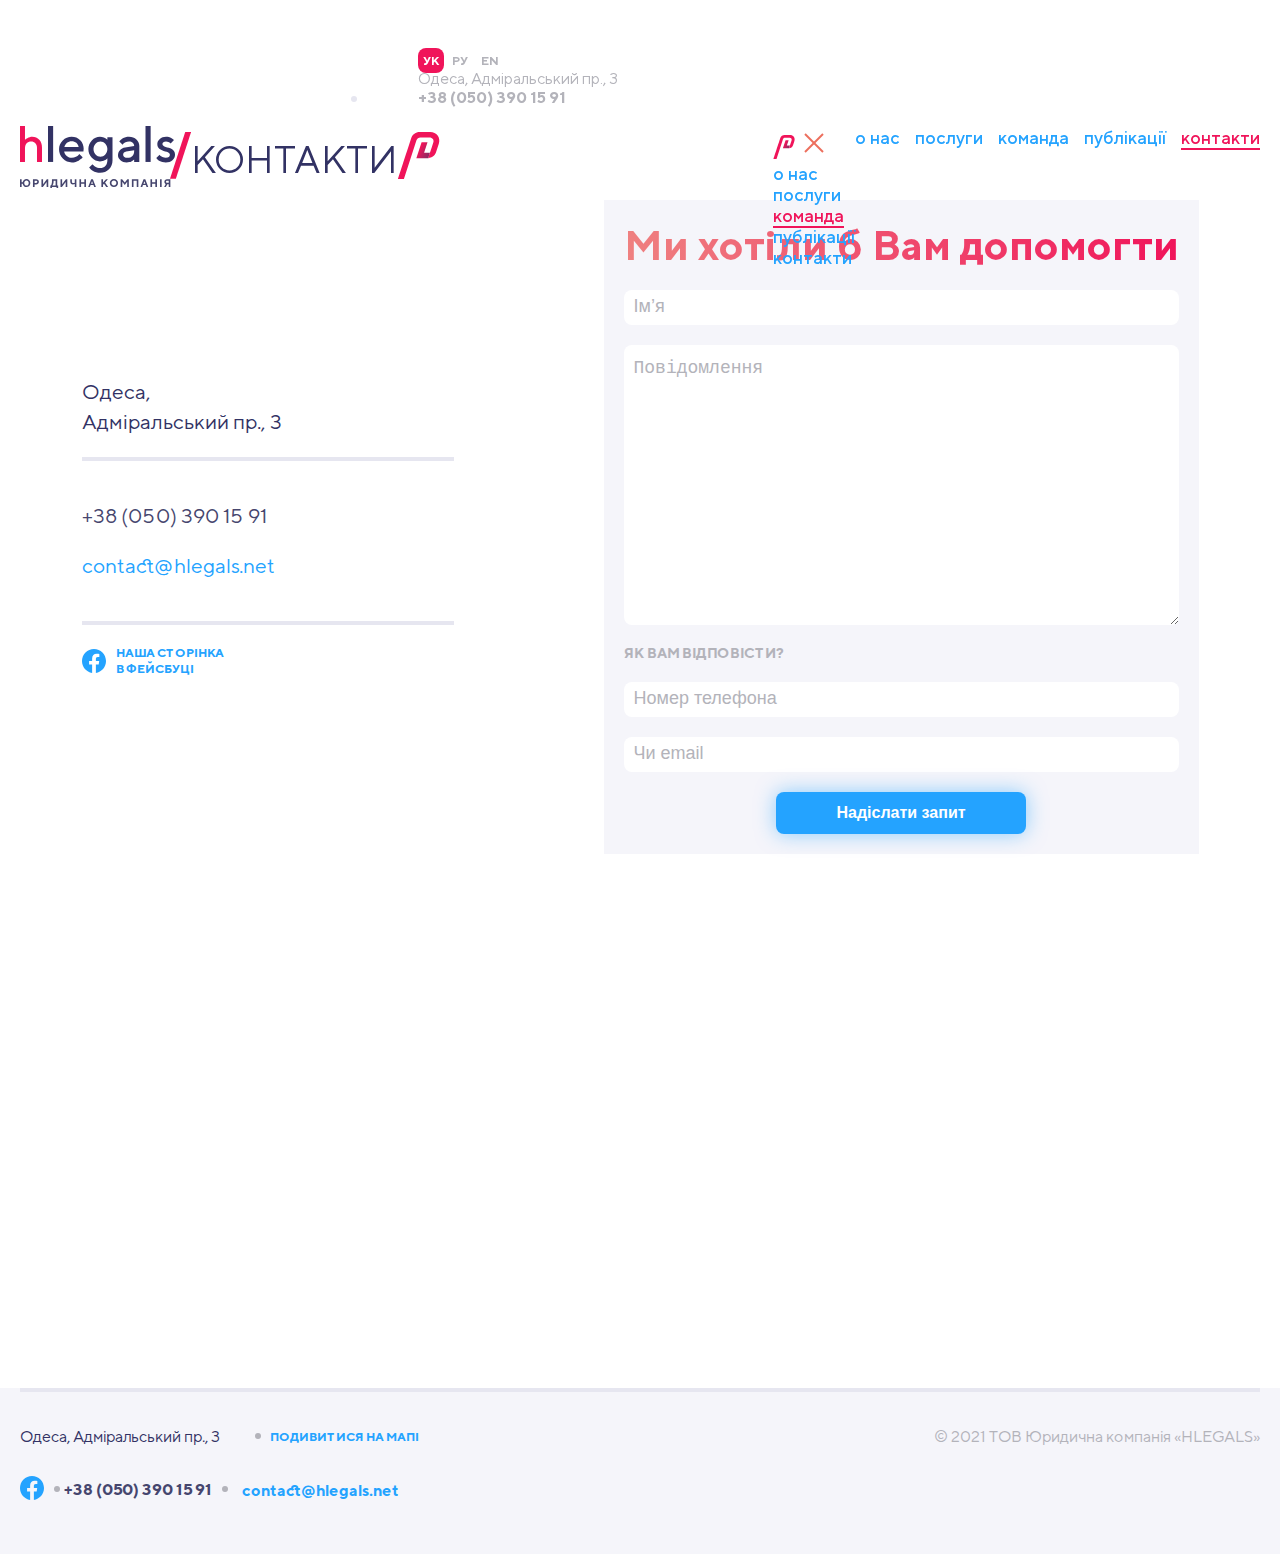
<file: pages/contacts.html>
<!DOCTYPE html>
<html lang="en">
<head>
    <meta charset="UTF-8">
    <meta http-equiv="X-UA-Compatible" content="IE=edge">
    <meta name="viewport" content="width=device-width, initial-scale=1.0">
    <link href="https://cdn.jsdelivr.net/npm/bootstrap@5.2.0/dist/css/bootstrap.min.css" rel="stylesheet" integrity="sha384-gH2yIJqKdNHPEq0n4Mqa/HGKIhSkIHeL5AyhkYV8i59U5AR6csBvApHHNl/vI1Bx" crossorigin="anonymous">
    <link rel="stylesheet" href="../style/scss/index.css">
    <title>Contacts</title>
</head>
<body>
    <header class="header on-light">
        <div class="container">
            <div class="header__top">
                <div class="header__logo">
                    <a class="header__logo-img" href="../index.html">
                        <img src="../assets/logos/logo-on-white.svg" alt="Hlegals logo">
                    </a>
                    <a class="header__logo-breadcrumbs on-light" href="#">контакти</a>
                </div>
                <div class="header__info d-flex justify-content-end align-items-center">
                    <div class="header__languages d-flex">
                        <a href="#" class="language d-block active">УК</a>
                        <a href="#" class="language d-block">РУ</a>
                        <a href="#" class="language d-block">EN</a>
                    </div>
                    <div class="header__adress">
                        <a class="header__adress-link" href="#">Одеса, Адміральський пр., 3</a>
                    </div>
                    <div class="header__phone">
                        <a href="tel: +38 (050) 390 15 91">+38 (050) 390 15 91</a>
                    </div>
                    <div class="header__facebook">
                        <a href="#" class="facebook-top d-block">
                        </a>
                    </div>
                </div>
                <nav class="header__menu navbar navbar-expand-md">
                    <!-- FOR MOBILE -->
                <button class="menu-button" type="button" data-bs-toggle="modal" data-bs-target="#exampleModal">
                    <svg width="32" height="32" viewBox="0 0 32 32" fill="none" xmlns="http://www.w3.org/2000/svg">
                        <path d="M7 10H25" stroke="#323264" stroke-width="2"/>
                        <path d="M7 16H25" stroke="#323264" stroke-width="2"/>
                        <path d="M7 22H25" stroke="#323264" stroke-width="2"/>
                    </svg>                      
                </button>
                <div class="modal fade" id="exampleModal" tabindex="-1" aria-labelledby="exampleModalLabel" aria-hidden="true">
                    <div class="modal-dialog">
                      <div class="modal-content">
                        <div class="modal-header">
                          <img class="modal-title" id="exampleModalLabel" src="../assets/icons/symbol-slash-small.svg">
                          <button type="button" data-bs-dismiss="modal" aria-label="Close"><svg width="32" height="32" viewBox="0 0 32 32" fill="none" xmlns="http://www.w3.org/2000/svg">
                            <path d="M7 7L25 25" stroke="#EC6F5D" stroke-width="2"/>
                            <path d="M25 7L7 25" stroke="#EC6F5D" stroke-width="2"/>
                            </svg></button>
                        </div>
                        <div class="modal-body">
                            <ul class="menu">
                                <li class="menu-item">
                                  <a class="menu-link" href="./about.html">о нас</a>
                                </li>
                                <li class="menu-item">
                                  <a class="menu-link" href="./services.html">послуги</a>
                                </li>
                                <li class="menu-item">
                                  <a class="menu-link active" href="./team.html">команда</a>
                                </li>
                                <li class="menu-item">
                                  <a class="menu-link" href="./publications.html">публікації</a>
                                </li>
                                <li class="menu-item">
                                  <a class="menu-link" href="#">контакти</a>
                                </li>
                              </ul>
                        </div>
                        <div class="modal-footer">
                        </div>
                      </div>
                    </div>
                  </div>
                    <!-- <button class="navbar-toggler border-0" type="button" data-bs-toggle="collapse" data-bs-target="#navbarSupportedContent" aria-controls="navbarSupportedContent" aria-expanded="false" aria-label="Toggle navigation">
                        <svg width="32" height="32" viewBox="0 0 32 32" fill="none" xmlns="http://www.w3.org/2000/svg">
                            <path d="M7 10H25" stroke="#323264" stroke-width="2"/>
                            <path d="M7 16H25" stroke="#323264" stroke-width="2"/>
                            <path d="M7 22H25" stroke="#323264" stroke-width="2"/>
                        </svg>             
                    </button>
                    <div class="collapse navbar-collapse justify-content-end" id="navbarSupportedContent"> -->
                    <ul class="navbar-nav menu">
                        <li class="menu-item">
                          <a class="menu-link" href="./about.html">о нас</a>
                        </li>
                        <li class="menu-item">
                          <a class="menu-link" href="./services.html">послуги</a>
                        </li>
                        <li class="menu-item">
                          <a class="menu-link" href="./team.html">команда</a>
                        </li>
                        <li class="menu-item">
                          <a class="menu-link" href="./publications.html">публікації</a>
                        </li>
                        <li class="menu-item">
                          <a class="menu-link active" href="#">контакти</a>
                        </li>
                      </ul>
                    </div>
                </nav>
            </div>
        </div>
    </header>
    <main>
        <section class="contact-form">
            <div class="container">
                <div class="contact-form-wrapper">
                <div class="contacts">
                    <div class="contacts-adress">
                        <a class="contacts-adress-text" href="#">Одеса, <br> Адміральський пр., 3</a>
                    </div>
                    <div class="contacts-info">
                        <a class="contacts-info-tel" href="tel: +38 (050) 390 15 91">+38 (050) 390 15 91</a>
                        <a class="contacts-info-mail" href="mailto:contact@hlegals.net">contact@hlegals.net</a>
                    </div>
                    <div class="contacts-facebook">
                        <img src="../assets/social-icons/facebook-hover.svg" alt="facebook logo">
                        <a href="#">Наша сторінка <br> в фейсбуці</a>
                    </div>
                </div>
                <form class="form" action="#" method="post">
                    <h2 class="red-title">Ми хотіли б Вам допомогти</h2>
                        <input class="input-name" type="text" placeholder="Iм’я" required>
                        <textarea class="input-message" name="message" cols="30" rows="10">Повідомлення</textarea>
                        <h3 class="form-heading">Як вам відповісти?</h3>
                        <input class="input-number" type="tel" placeholder="Номер телефона" required>
                        <input class="input-email" type="email" placeholder="Чи email">
                        <input class="action-button" type="submit" value="Надіслати запит">
                </form>
            </div>
        </div>
        </section>
        <section class="map">
            <iframe src="https://www.google.com/maps/embed?pb=!1m18!1m12!1m3!1d2749.6384674723654!2d30.737941415590278!3d46.43604497912456!2m3!1f0!2f0!3f0!3m2!1i1024!2i768!4f13.1!3m3!1m2!1s0x40c63396894457b7%3A0x7f6c5236cbcb70c8!2z0JDQtNC80LjRgNCw0LvRjNGB0LrQuNC5INC_0YDQvtGB0L8uLCAzLCDQntC00LXRgdGB0LAsINCe0LTQtdGB0YHQutCw0Y8g0L7QsdC70LDRgdGC0YwsIDY1MDAw!5e0!3m2!1sru!2sua!4v1663366194634!5m2!1sru!2sua" width="100%" height="450" style="border:0;" allowfullscreen="" loading="lazy" referrerpolicy="no-referrer-when-downgrade"></iframe>

        </section>
    </main>
    <footer class="footer">
        <div class="container">
            <div class="footer-content-wrap">
                <div class="footer-main-info">
                    <div class="footer-adress">
                        <a class="footer-adress-text" href="#">Одеса, Адміральський пр., 3</a>
                        <a class="footer-adress-map" href="https://goo.gl/maps/vrQ6Hd5ernzUpkCYA">Подивитися на мапі</a>
                    </div>
                    <div class="footer-contacts">
                        <a href="#">
                            <img src="../assets/social-icons/facebook-hover.svg" alt="facebook logo">
                        </a>
                        <a class="footer-contacts-tel" href="tel: +38 (050) 390 15 91">+38 (050) 390 15 91</a>
                        <a class="footer-contacts-mail" href="mailto:contact@hlegals.net">contact@hlegals.net</a>
                    </div>
                </div>
                <div class="footer-copyright">
                    <a class="footer-copyright-link" href="#">© 2021 ТОВ Юридична компанія «HLEGALS»</a>
                </div>
            </div>
        </div>
    </footer>
    
    <script src="../script.js"></script>
    <script src="https://cdn.jsdelivr.net/npm/bootstrap@5.2.0/dist/js/bootstrap.bundle.min.js" integrity="sha384-A3rJD856KowSb7dwlZdYEkO39Gagi7vIsF0jrRAoQmDKKtQBHUuLZ9AsSv4jD4Xa" crossorigin="anonymous"></script>
</body>
</html>
</file>
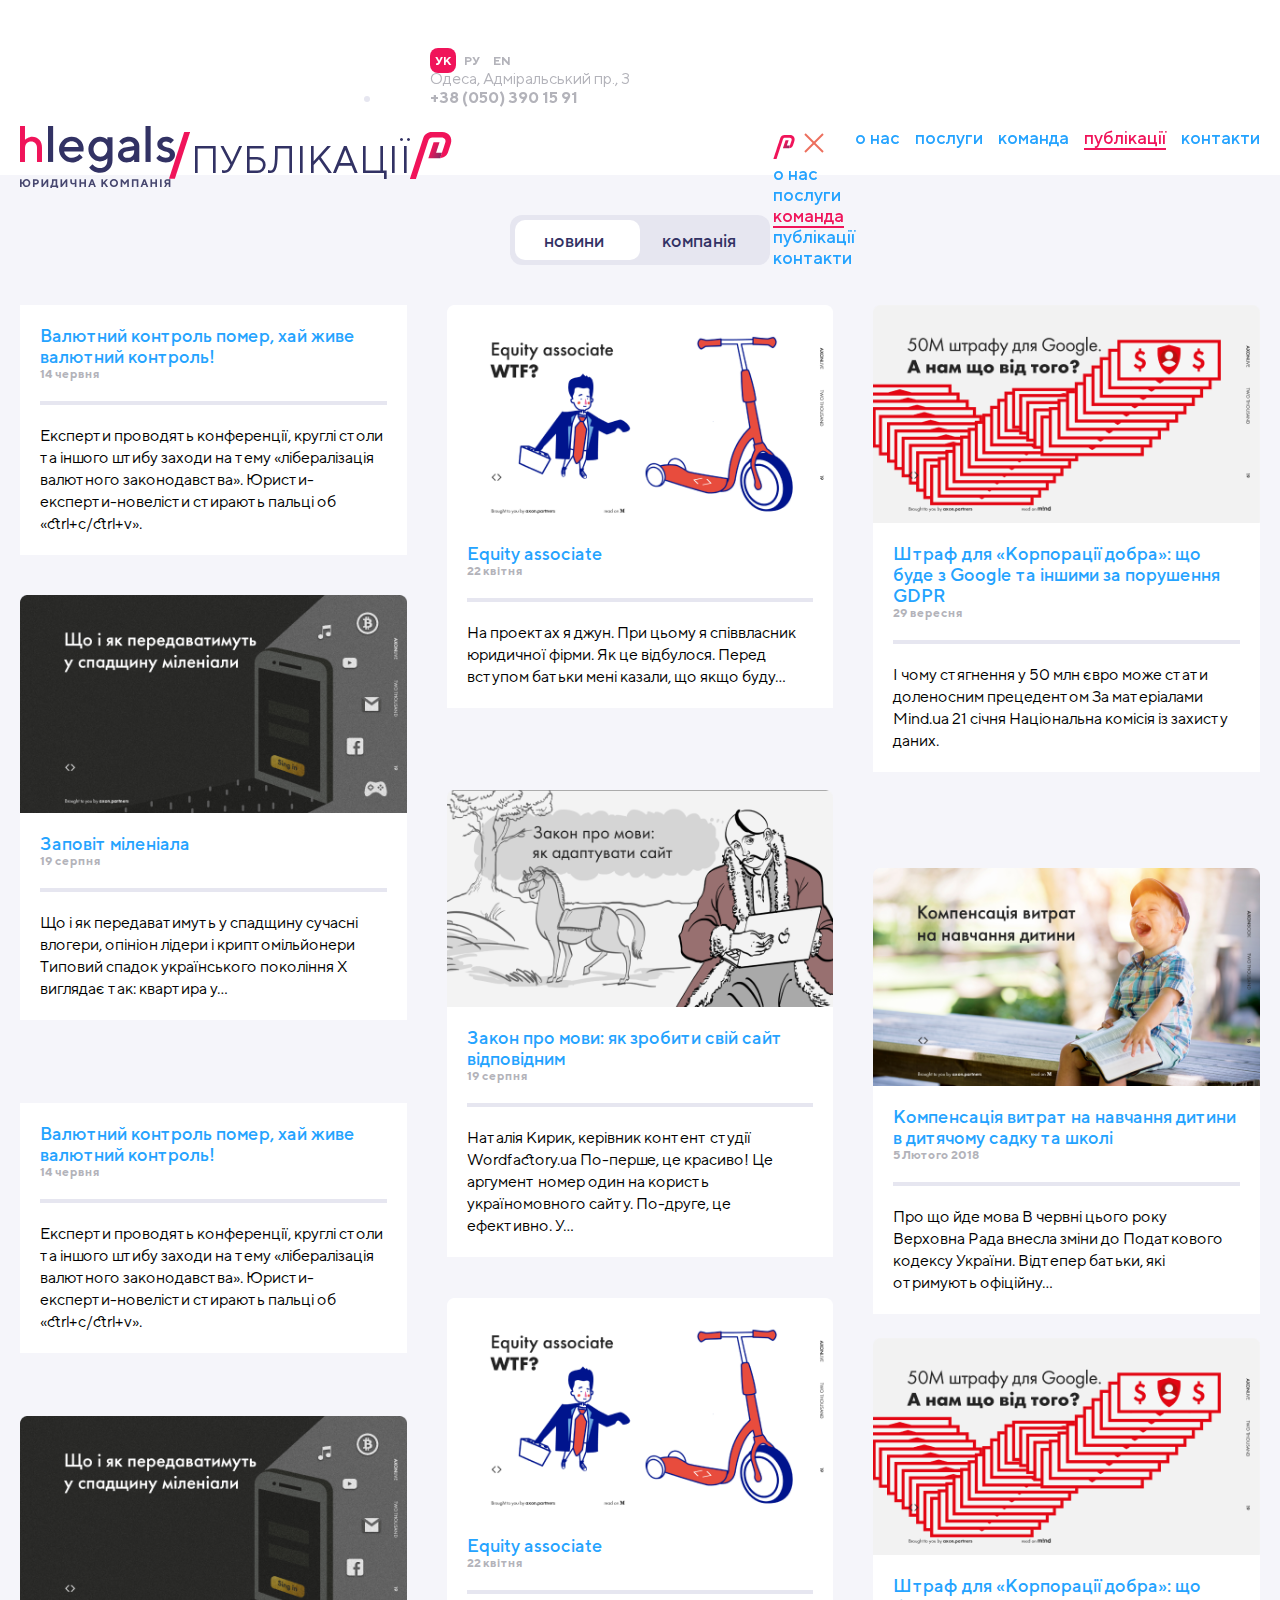
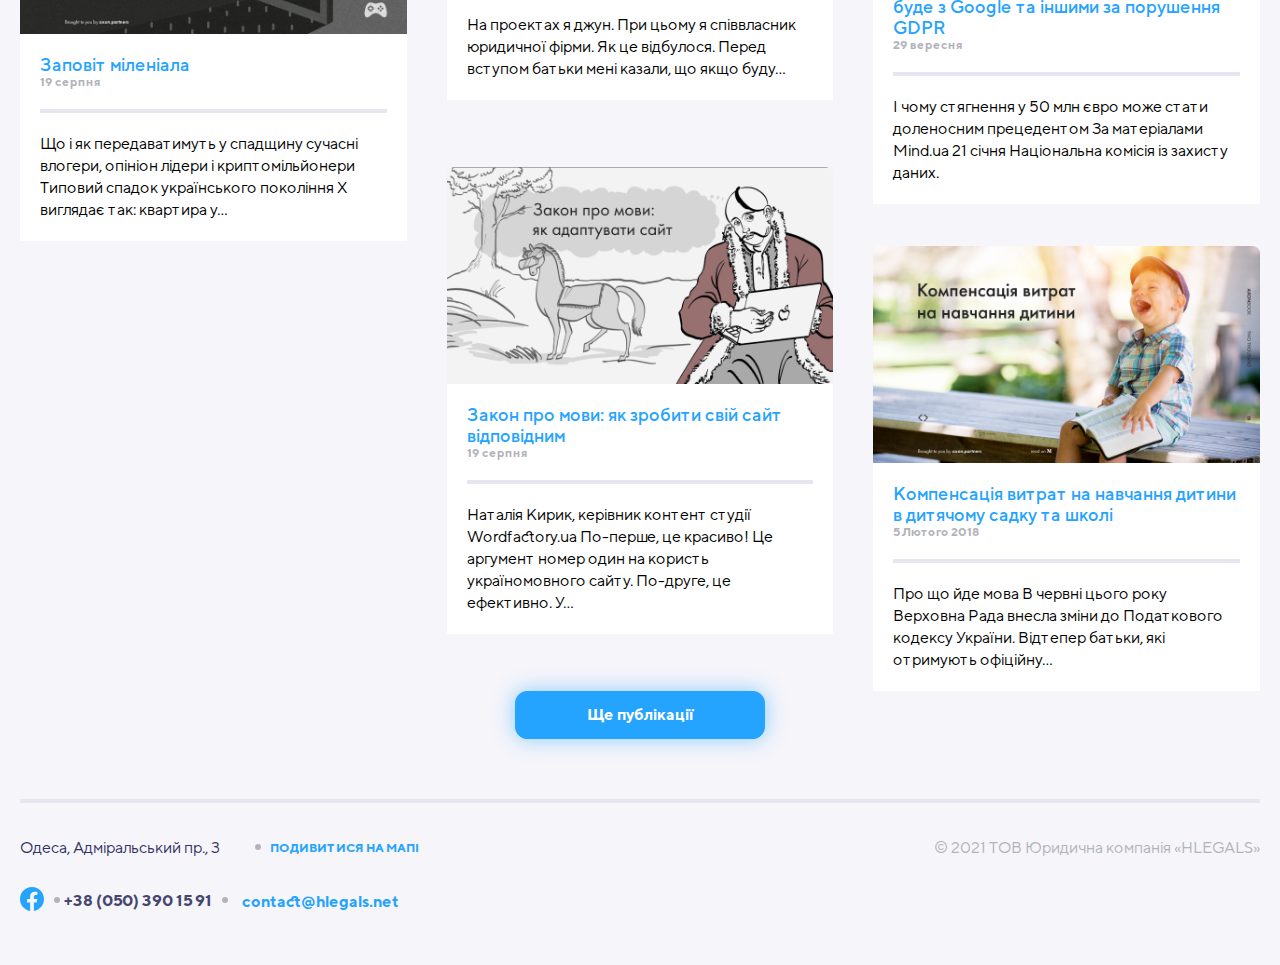
<file: pages/publications.html>
<!DOCTYPE html>
<html lang="en">
<head>
    <meta charset="UTF-8">
    <meta http-equiv="X-UA-Compatible" content="IE=edge">
    <meta name="viewport" content="width=device-width, initial-scale=1.0">
    <link href="https://cdn.jsdelivr.net/npm/bootstrap@5.2.0/dist/css/bootstrap.min.css" rel="stylesheet" integrity="sha384-gH2yIJqKdNHPEq0n4Mqa/HGKIhSkIHeL5AyhkYV8i59U5AR6csBvApHHNl/vI1Bx" crossorigin="anonymous">
    <link rel="stylesheet" href="../style/scss/index.css">
    <title>Publications</title>
</head>
<body>
    <header class="header on-light">
        <div class="container">
            <div class="header__top">
                <div class="header__logo">
                    <a class="header__logo-img" href="../index.html">
                        <img src="../assets/logos/logo-on-white.svg" alt="Hlegals logo">
                    </a>
                    <a class="header__logo-breadcrumbs on-light" href="#">публікації</a>
                </div>
                <div class="header__info d-flex justify-content-end align-items-center">
                    <div class="header__languages d-flex">
                        <a href="#" class="language d-block active">УК</a>
                        <a href="#" class="language d-block">РУ</a>
                        <a href="#" class="language d-block">EN</a>
                    </div>
                    <div class="header__adress">
                        <a class="header__adress-link" href="#">Одеса, Адміральський пр., 3</a>
                    </div>
                    <div class="header__phone">
                        <a href="tel: +38 (050) 390 15 91">+38 (050) 390 15 91</a>
                    </div>
                    <div class="header__facebook">
                        <a href="#" class="facebook-top d-block">
                        </a>
                    </div>
                </div>
                <nav class="header__menu navbar navbar-expand-md">
                    <!-- FOR MOBILE -->
                <button class="menu-button" type="button" data-bs-toggle="modal" data-bs-target="#exampleModal">
                    <svg width="32" height="32" viewBox="0 0 32 32" fill="none" xmlns="http://www.w3.org/2000/svg">
                        <path d="M7 10H25" stroke="#323264" stroke-width="2"/>
                        <path d="M7 16H25" stroke="#323264" stroke-width="2"/>
                        <path d="M7 22H25" stroke="#323264" stroke-width="2"/>
                    </svg>                      
                </button>
                <div class="modal fade" id="exampleModal" tabindex="-1" aria-labelledby="exampleModalLabel" aria-hidden="true">
                    <div class="modal-dialog">
                      <div class="modal-content">
                        <div class="modal-header">
                          <img class="modal-title" id="exampleModalLabel" src="../assets/icons/symbol-slash-small.svg">
                          <button type="button" data-bs-dismiss="modal" aria-label="Close"><svg width="32" height="32" viewBox="0 0 32 32" fill="none" xmlns="http://www.w3.org/2000/svg">
                            <path d="M7 7L25 25" stroke="#EC6F5D" stroke-width="2"/>
                            <path d="M25 7L7 25" stroke="#EC6F5D" stroke-width="2"/>
                            </svg></button>
                        </div>
                        <div class="modal-body">
                            <ul class="menu">
                                <li class="menu-item">
                                  <a class="menu-link" href="./about.html">о нас</a>
                                </li>
                                <li class="menu-item">
                                  <a class="menu-link" href="./services.html">послуги</a>
                                </li>
                                <li class="menu-item">
                                  <a class="menu-link active" href="./team.html">команда</a>
                                </li>
                                <li class="menu-item">
                                  <a class="menu-link" href="#">публікації</a>
                                </li>
                                <li class="menu-item">
                                  <a class="menu-link" href="./contacts.html">контакти</a>
                                </li>
                              </ul>
                        </div>
                        <div class="modal-footer">
                        </div>
                      </div>
                    </div>
                  </div>
                    <!-- <button class="navbar-toggler border-0" type="button" data-bs-toggle="collapse" data-bs-target="#navbarSupportedContent" aria-controls="navbarSupportedContent" aria-expanded="false" aria-label="Toggle navigation">
                        <svg width="32" height="32" viewBox="0 0 32 32" fill="none" xmlns="http://www.w3.org/2000/svg">
                            <path d="M7 10H25" stroke="#323264" stroke-width="2"/>
                            <path d="M7 16H25" stroke="#323264" stroke-width="2"/>
                            <path d="M7 22H25" stroke="#323264" stroke-width="2"/>
                        </svg>             
                    </button>
                    <div class="collapse navbar-collapse justify-content-end" id="navbarSupportedContent"> -->
                    <ul class="navbar-nav menu">
                        <li class="menu-item">
                          <a class="menu-link" href="./about.html">о нас</a>
                        </li>
                        <li class="menu-item">
                          <a class="menu-link" href="./services.html">послуги</a>
                        </li>
                        <li class="menu-item">
                          <a class="menu-link" href="./team.html">команда</a>
                        </li>
                        <li class="menu-item">
                          <a class="menu-link active" href="#">публікації</a>
                        </li>
                        <li class="menu-item">
                          <a class="menu-link" href="./contacts.html">контакти</a>
                        </li>
                      </ul>
                    </div>
                </nav>
            </div>
        </div>
    </header>
    <main>
    <section class="publication-page">
        <div class="container">
            <div class="publications-container">
                <div class="publications-switcher">
                    <input id="publ-switch" type="checkbox">
                    <label for="publ-switch" class="publ-switch">
                        <p class="publications-switcher-text">новини</p>
                        <p class="publications-switcher-text">компанія</p>
                    </label>
                </div>
            <div class="publication-items-wrapper"> 
            <article class="publication-item">
                <div class="publication-item-content">
                    <a href="./single-publication.html"><h4 class="publication-item-title ">Валютний контроль помер, хай живе валютний контроль!</h4></a>
                    <p class="publication-item-date">14 червня</p>
                    <p class="publication-item-text">Експерти проводять конференції, круглі столи та іншого штибу заходи на тему «лібералізація валютного законодавства». Юристи-експерти-новелісти стирають пальці об «ctrl+c/ctrl+v».</p>
                </div>
            </article>
            <article class="publication-item">
                <div class="publication-item-image">
                    <img src="../assets/images/publications/equity1.png" alt="man and scooter">
                </div>
                <div class="publication-item-content">
                    <a href="./single-publication.html"><h4 class="publication-item-title">Equity associate</h4></a>
                    <p class="publication-item-date">22 квітня</p>
                    <p class="publication-item-text">На проектах я джун. При цьому я співвласник юридичної фірми. Як це відбулося. Перед вступом батьки мені казали, що якщо буду…</p>
                </div>
            </article>
            <article class="publication-item s-none">
                <div class="publication-item-image">
                    <img src="../assets/images/publications/fine-google.png" alt="money">
                </div>
                <div class="publication-item-content">
                    <a href="./single-publication.html"><h4 class="publication-item-title">Штраф для «Корпорації добра»: що буде з Google та іншими за порушення GDPR</h4></a>
                    <p class="publication-item-date">29 вересня</p>
                    <p class="publication-item-text">І чому стягнення у 50 млн євро може стати доленосним прецедентом За матеріалами Mind.ua 21 січня Національна комісія із захисту даних.</p>
                </div>
            </article>
            <article class="publication-item">
                <div class="publication-item-image">
                    <img src="../assets/images/publications/millenials.png" alt="many objects">
                </div>
                <div class="publication-item-content">
                    <a href="./single-publication.html"><h4 class="publication-item-title">Заповіт міленіала</h4></a>
                    <p class="publication-item-date">19 серпня</p>
                    <p class="publication-item-text">Що і як передаватимуть у спадщину сучасні влогери, опініон лідери і криптомільйонери Типовий спадок українського покоління Х виглядає так: квартира у…</p>
                </div>
            </article>
            <article class="publication-item">
                <div class="publication-item-image">
                    <img src="../assets/images/publications/language.png" alt="kobzar">
                </div>
                <div class="publication-item-content">
                    <a href="./single-publication.html"><h4 class="publication-item-title">Закон про мови: як зробити свій сайт відповідним</h4></a>
                    <p class="publication-item-date">19 серпня</p>
                    <p class="publication-item-text">Наталія Кирик, керівник контент студії Wordfactory.ua По-перше, це красиво! Це аргумент номер один на користь україномовного сайту. По-друге, це ефективно. У…</p>
                </div>
            </article>
            <article class="publication-item">
                <div class="publication-item-image">
                    <img src="../assets/images/publications/child.png" alt="child">
                </div>
                <div class="publication-item-content">
                    <a href="./single-publication.html"><h4 class="publication-item-title">Компенсація витрат на навчання дитини в дитячому садку та школі</h4></a>
                    <p class="publication-item-date">5 Лютого 2018</p>
                    <p class="publication-item-text">Про що йде мова В червні цього року Верховна Рада внесла зміни до Податкового кодексу України. Відтепер батьки, які отримують офіційну…</p>
                </div>
            </article>
            <article class="publication-item s-none">
                <div class="publication-item-content">
                    <a href="./single-publication.html"><h4 class="publication-item-title ">Валютний контроль помер, хай живе валютний контроль!</h4></a>
                    <p class="publication-item-date">14 червня</p>
                    <p class="publication-item-text">Експерти проводять конференції, круглі столи та іншого штибу заходи на тему «лібералізація валютного законодавства». Юристи-експерти-новелісти стирають пальці об «ctrl+c/ctrl+v».</p>
                </div>
            </article>
            <article class="publication-item">
                <div class="publication-item-image">
                    <img src="../assets/images/publications/equity1.png" alt="man and scooter">
                </div>
                <div class="publication-item-content">
                    <a href="./single-publication.html"><h4 class="publication-item-title">Equity associate</h4></a>
                    <p class="publication-item-date">22 квітня</p>
                    <p class="publication-item-text">На проектах я джун. При цьому я співвласник юридичної фірми. Як це відбулося. Перед вступом батьки мені казали, що якщо буду…</p>
                </div>
            </article>
            <article class="publication-item s-none">
                <div class="publication-item-image">
                    <img src="../assets/images/publications/fine-google.png" alt="money">
                </div>
                <div class="publication-item-content">
                    <a href="./single-publication.html"><h4 class="publication-item-title">Штраф для «Корпорації добра»: що буде з Google та іншими за порушення GDPR</h4></a>
                    <p class="publication-item-date">29 вересня</p>
                    <p class="publication-item-text">І чому стягнення у 50 млн євро може стати доленосним прецедентом За матеріалами Mind.ua 21 січня Національна комісія із захисту даних.</p>
                </div>
            </article>
            <article class="publication-item">
                <div class="publication-item-image">
                    <img src="../assets/images/publications/millenials.png" alt="many objects">
                </div>
                <div class="publication-item-content">
                    <a href="./single-publication.html"><h4 class="publication-item-title">Заповіт міленіала</h4></a>
                    <p class="publication-item-date">19 серпня</p>
                    <p class="publication-item-text">Що і як передаватимуть у спадщину сучасні влогери, опініон лідери і криптомільйонери Типовий спадок українського покоління Х виглядає так: квартира у…</p>
                </div>
            </article>
            <article class="publication-item s-none">
                <div class="publication-item-image">
                    <img src="../assets/images/publications/language.png" alt="kobzar">
                </div>
                <div class="publication-item-content">
                    <a href="./single-publication.html"><h4 class="publication-item-title">Закон про мови: як зробити свій сайт відповідним</h4></a>
                    <p class="publication-item-date">19 серпня</p>
                    <p class="publication-item-text">Наталія Кирик, керівник контент студії Wordfactory.ua По-перше, це красиво! Це аргумент номер один на користь україномовного сайту. По-друге, це ефективно. У…</p>
                </div>
            </article>
            <article class="publication-item s-none">
                <div class="publication-item-image">
                    <img src="../assets/images/publications/child.png" alt="child">
                </div>
                <div class="publication-item-content">
                    <a href="./single-publication.html"><h4 class="publication-item-title">Компенсація витрат на навчання дитини в дитячому садку та школі</h4></a>
                    <p class="publication-item-date">5 Лютого 2018</p>
                    <p class="publication-item-text">Про що йде мова В червні цього року Верховна Рада внесла зміни до Податкового кодексу України. Відтепер батьки, які отримують офіційну…</p>
                </div>
            </article>
        </div>
        <div class="publications-button">
            <a class="action-button" href="./publications.html">Ще публікації</a>
        </div>
        </div>
        </div>

    </section>
</main>
    <footer class="footer">
        <div class="container">
            <div class="footer-content-wrap">
                <div class="footer-main-info">
                    <div class="footer-adress">
                        <a class="footer-adress-text" href="#">Одеса, Адміральський пр., 3</a>
                        <a class="footer-adress-map" href="https://goo.gl/maps/vrQ6Hd5ernzUpkCYA">Подивитися на мапі</a>
                    </div>
                    <div class="footer-contacts">
                        <a href="#">
                            <img src="../assets/social-icons/facebook-hover.svg" alt="facebook logo">
                        </a>
                        <a class="footer-contacts-tel" href="tel: +38 (050) 390 15 91">+38 (050) 390 15 91</a>
                        <a class="footer-contacts-mail" href="mailto:contact@hlegals.net">contact@hlegals.net</a>
                    </div>
                </div>
                <div class="footer-copyright">
                    <a class="footer-copyright-link" href="#">© 2021 ТОВ Юридична компанія «HLEGALS»</a>
                </div>
            </div>
        </div>
    </footer>
    
    <script src="../script.js"></script>
    <script src="https://cdn.jsdelivr.net/npm/bootstrap@5.2.0/dist/js/bootstrap.bundle.min.js" integrity="sha384-A3rJD856KowSb7dwlZdYEkO39Gagi7vIsF0jrRAoQmDKKtQBHUuLZ9AsSv4jD4Xa" crossorigin="anonymous"></script>
</body>
</html>
</file>
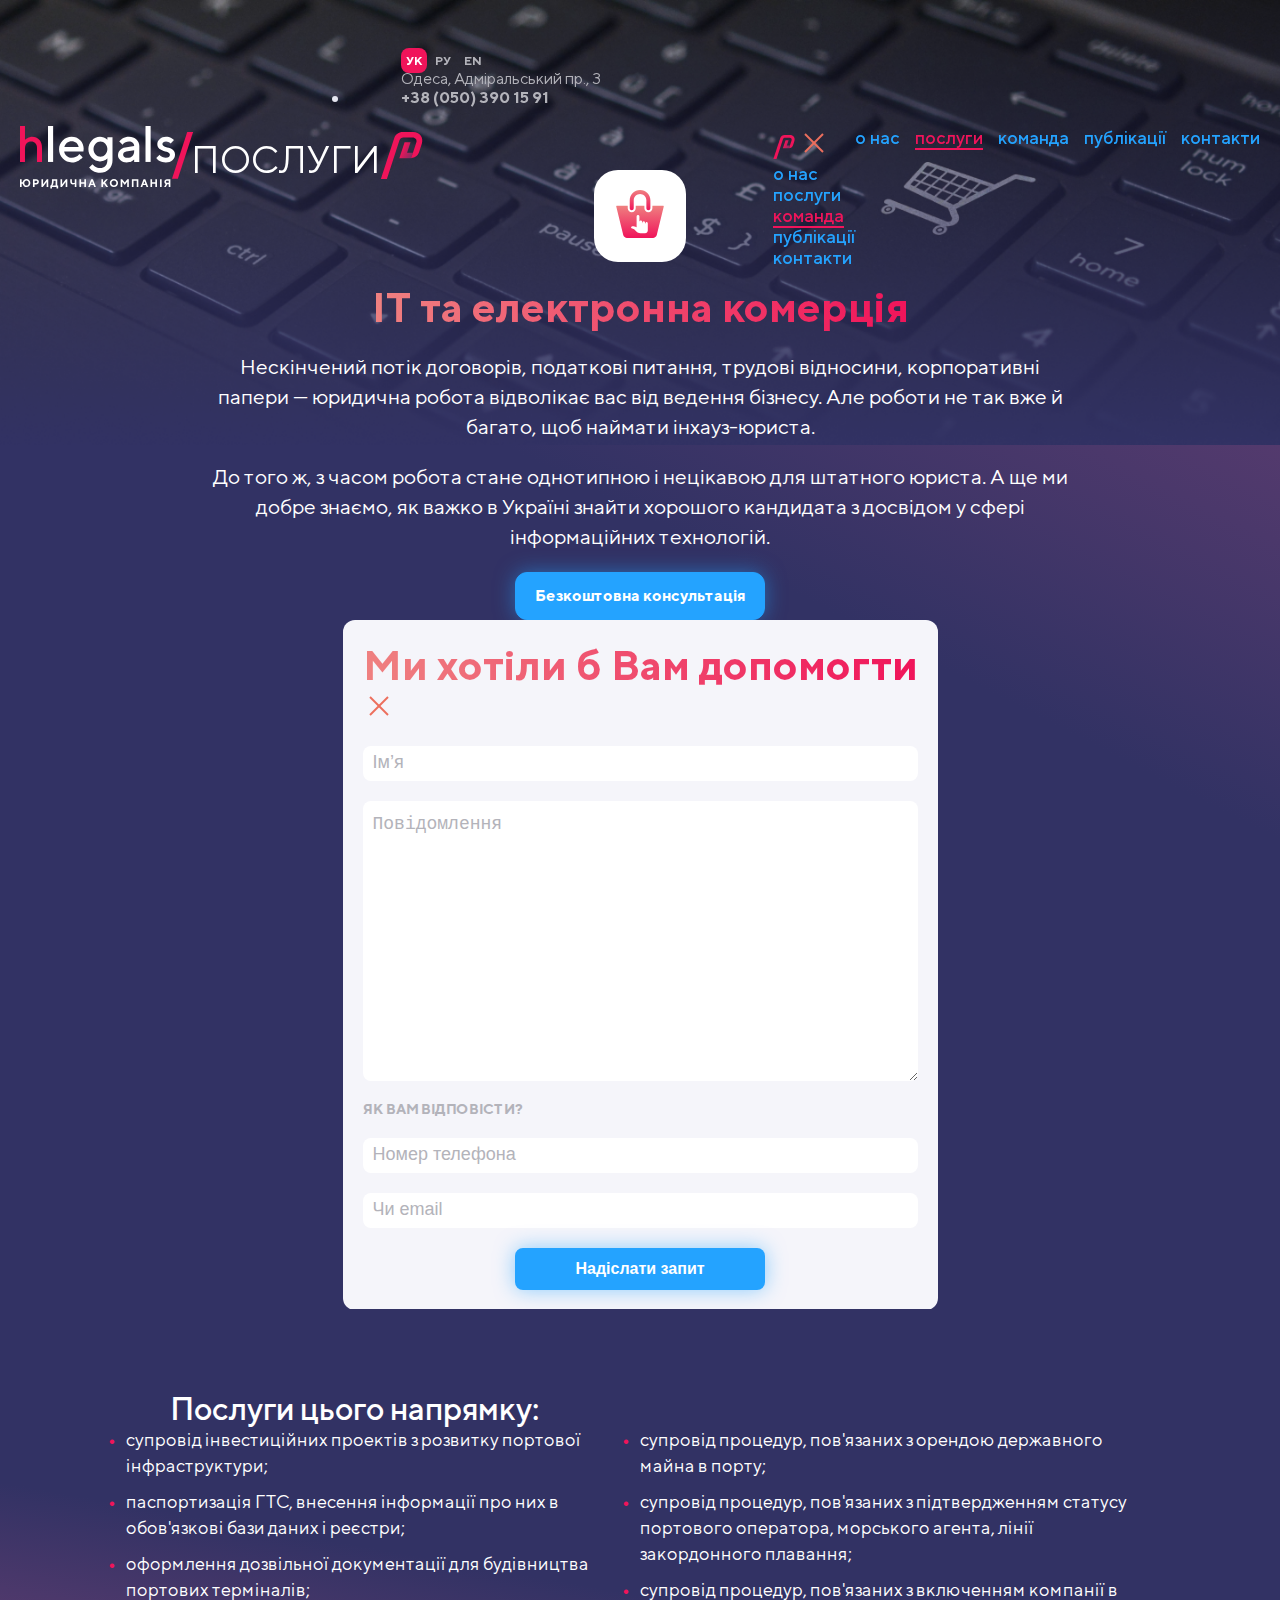
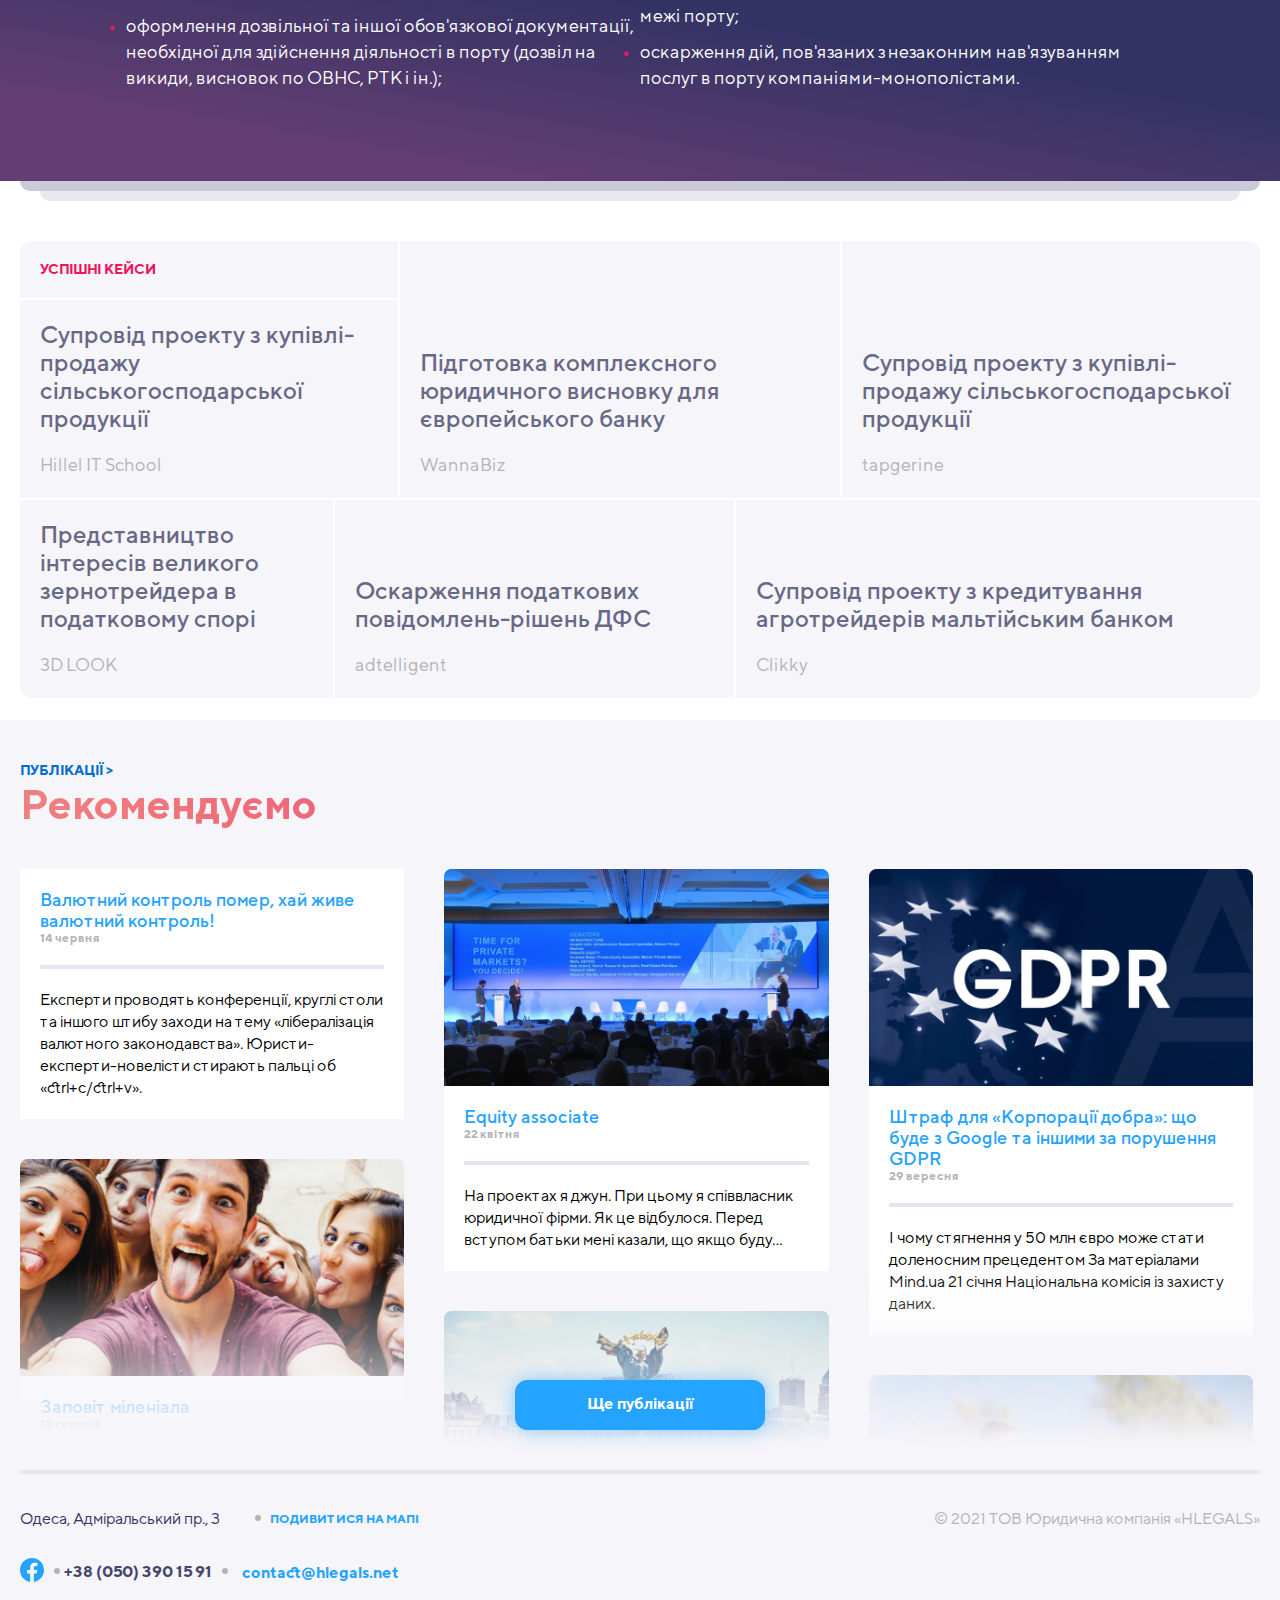
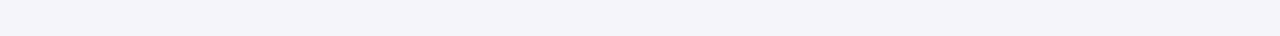
<file: pages/service-page.html>
<!DOCTYPE html>
<html lang="ua">
<head>
    <meta charset="UTF-8">
    <meta http-equiv="X-UA-Compatible" content="IE=edge">
    <meta name="viewport" content="width=device-width, initial-scale=1.0">
    <link href="https://cdn.jsdelivr.net/npm/bootstrap@5.2.0/dist/css/bootstrap.min.css" rel="stylesheet" integrity="sha384-gH2yIJqKdNHPEq0n4Mqa/HGKIhSkIHeL5AyhkYV8i59U5AR6csBvApHHNl/vI1Bx" crossorigin="anonymous">
    <link rel="stylesheet" href="../style/scss/index.css">
    <title>Service Page</title>
</head>
<body>
    <header class="header on-dark">
        <div class="container">
            <div class="header__top">
                <div class="header__logo">
                    <a class="header__logo-img" href="../index.html">
                        <img src="../assets/logos/logo-on-dark.svg" alt="Hlegals logo">
                    </a>
                    <a class="header__logo-breadcrumbs on-dark" href="#">послуги</a>
                </div>
                <div class="header__info d-flex justify-content-end align-items-center">
                    <div class="header__languages d-flex">
                        <a href="#" class="language d-block active">УК</a>
                        <a href="#" class="language d-block">РУ</a>
                        <a href="#" class="language d-block">EN</a>
                    </div>
                    <div class="header__adress">
                        <a class="header__adress-link text-white" href="#">Одеса, Адміральський пр., 3</a>
                    </div>
                    <div class="header__phone">
                        <a class="text-white" href="tel: +38 (050) 390 15 91">+38 (050) 390 15 91</a>
                    </div>
                    <div class="header__facebook">
                        <a href="#" class="facebook-top d-block">
                        </a>
                    </div>
                </div>
                <nav class="header__menu navbar navbar-expand-md">
                    <!-- FOR MOBILE -->
                <button class="menu-button" type="button" data-bs-toggle="modal" data-bs-target="#exampleModal">
                    <svg width="32" height="32" viewBox="0 0 32 32" fill="none" xmlns="http://www.w3.org/2000/svg">
                        <path d="M7 10H25" stroke="white" stroke-width="2"/>
                        <path d="M7 16H25" stroke="white" stroke-width="2"/>
                        <path d="M7 22H25" stroke="white" stroke-width="2"/>
                    </svg>                                          
                </button>
                <div class="modal fade" id="exampleModal" tabindex="-1" aria-labelledby="exampleModalLabel" aria-hidden="true">
                    <div class="modal-dialog">
                      <div class="modal-content">
                        <div class="modal-header">
                          <img class="modal-title" id="exampleModalLabel" src="../assets/icons/symbol-slash-small.svg">
                          <button type="button" data-bs-dismiss="modal" aria-label="Close"> <svg width="32" height="32" viewBox="0 0 32 32" fill="none" xmlns="http://www.w3.org/2000/svg">
                            <path d="M7 7L25 25" stroke="#EC6F5D" stroke-width="2"/>
                            <path d="M25 7L7 25" stroke="#EC6F5D" stroke-width="2"/>
                            </svg>
                    </button>
                        </div>
                        <div class="modal-body">
                            <ul class="menu">
                                <li class="menu-item">
                                  <a class="menu-link" href="./about.html">о нас</a>
                                </li>
                                <li class="menu-item">
                                  <a class="menu-link" href="./services.html">послуги</a>
                                </li>
                                <li class="menu-item">
                                  <a class="menu-link active" href="./team.html">команда</a>
                                </li>
                                <li class="menu-item">
                                  <a class="menu-link" href="./publications.html">публікації</a>
                                </li>
                                <li class="menu-item">
                                  <a class="menu-link" href="./contacts.html">контакти</a>
                                </li>
                              </ul>
                        </div>
                        <div class="modal-footer">
                        </div>
                      </div>
                    </div>
                  </div>
                    <!-- <button class="navbar-toggler border-0" type="button" data-bs-toggle="collapse" data-bs-target="#navbarSupportedContent" aria-controls="navbarSupportedContent" aria-expanded="false" aria-label="Toggle navigation">
                        <svg width="32" height="32" viewBox="0 0 32 32" fill="none" xmlns="http://www.w3.org/2000/svg">
                            <path d="M7 10H25" stroke="white" stroke-width="2"/>
                            <path d="M7 16H25" stroke="white" stroke-width="2"/>
                            <path d="M7 22H25" stroke="white" stroke-width="2"/>
                        </svg>             
                    </button>
                    <div class="collapse navbar-collapse justify-content-end" id="navbarSupportedContent"> -->
                    <ul class="navbar-nav menu">
                        <li class="menu-item">
                          <a class="menu-link text-white" href="./about.html">о нас</a>
                        </li>
                        <li class="menu-item">
                          <a class="menu-link active" href="./services.html">послуги</a>
                        </li>
                        <li class="menu-item">
                          <a class="menu-link text-white" href="./team.html">команда</a>
                        </li>
                        <li class="menu-item">
                          <a class="menu-link text-white" href="./publications.html">публікації</a>
                        </li>
                        <li class="menu-item">
                          <a class="menu-link text-white" href="./contacts.html">контакти</a>
                        </li>
                      </ul>
                    </div>
                </nav>
            </div>
        </div>
    </header>

    <main>
        <section class="service-description">
            <div class="service-description-wrap">
            <div class="services__card-img">
                <a href="./service-page.html"><img src="../assets/icons/services/iconfinder_shopping-purse_353439.svg" alt="shopping purse"></a> 
            </div>
            <h2 class="red-title">IT та електронна комерція</h2>
            <div class="service-description-text">
            <p>Нескінчений потік договорів, податкові питання, трудові відносини, корпоративні папери — юридична робота відволікає вас від ведення бізнесу. Але роботи не так вже й багато, щоб наймати інхауз-юриста.</p> 
            <p>До того ж, з часом робота стане однотипною і нецікавою для штатного юриста. А ще ми добре знаємо, як важко в Україні знайти хорошого кандидата з досвідом у сфері інформаційних технологій.</p>
            </div>
            <div class="service-description-action">
                <a class="action-button" data-bs-toggle="modal" data-bs-target="#contactModal">Безкоштовна консультація</a>
            </div>
                <div class="modal service-page fade" id="contactModal" tabindex="-1" aria-labelledby="contactModalLabel" aria-hidden="true">
                  <div class="modal-dialog modal-dialog-centered">
                    <div class="modal-content">
                      <div class="modal-body">
                        <form class="form" action="#" method="post">
                            <div class="modal-header">
                            <h2 class="modal-title modal-title red-title" id="contactModalLabel">Ми хотіли б Вам допомогти</h2>
                            <button type="button" data-bs-dismiss="modal" aria-label="Close"><svg width="32" height="32" viewBox="0 0 32 32" fill="none" xmlns="http://www.w3.org/2000/svg">
                                <path d="M7 7L25 25" stroke="#EC6F5D" stroke-width="2"/>
                                <path d="M25 7L7 25" stroke="#EC6F5D" stroke-width="2"/>
                                </svg>
                            </button>
                            </div>
                                <input class="input-name" type="text" placeholder="Iм’я" required>
                                <textarea class="input-message" name="message" cols="30" rows="10">Повідомлення</textarea>
                                <h3 class="form-heading">Як вам відповісти?</h3>
                                <input class="input-number" type="tel" placeholder="Номер телефона" required>
                                <input class="input-email" type="email" placeholder="Чи email">
                                <input class="action-button" type="submit" value="Надіслати запит">
                        </form>
                    </div>
                  </div>
                </div>
        </div>
    </div>
</section>
        <section class="service-direction">
            <div class="container">
                <div class="service-direction-wrap">
                <h3>Послуги цього напрямку:</h3>
                <div class="service-direction-content"> 
                    <div class="service-direction-item">
                        <ul>
                            <li>супровід інвестиційних проектів з розвитку портової інфраструктури;</li>
                            <li>паспортизація ГТС, внесення інформації про них в обов'язкові бази даних і реєстри;</li>
                            <li>оформлення дозвільної документації для будівництва портових терміналів;</li>
                            <li>оформлення дозвільної та іншої обов'язкової документації, необхідної для здійснення діяльності в порту (дозвіл на викиди, висновок по ОВНС, РТК і ін.);</li>                                                                                    
                        </ul>
                    </div>
                    <div class="service-direction-item">
                        <ul>
                            <li>супровід процедур, пов'язаних з орендою державного майна в порту;</li>
                            <li>супровід процедур, пов'язаних з підтвердженням статусу портового оператора, морського агента, лінії закордонного плавання;</li>
                            <li>супровід процедур, пов'язаних з включенням компанії в межі порту;</li>
                            <li>оскарження дій, пов'язаних з незаконним нав'язуванням послуг в порту компаніями-монополістами.</li>                                                                                    
                        </ul>
                    </div>
                </div>
            </div>
            </div>

        </section>
        <section class="cases">
            <div class="container">
                <div class="cases-wrap">
                    <div class="cases-wrap-inner">
                        <div class="cases-item">
                                <a href="#" class="heading-link">Успішні кейси</a> 
                        </div>
                        <div class="cases-item">
                            <h3 class="cases-item-heading">Супровід проекту з купівлі-продажу сільськогосподарської продукції</h3>
                            <p class="cases-item-company">Hillel IT School</p>
                        </div>
                        <div class="cases-item">
                            <h3 class="cases-item-heading">Підготовка комплексного юридичного висновку для європейського банку</h3>
                            <p class="cases-item-company">WannaBiz</p>
                        </div>
                        <div class="cases-item">
                            <h3 class="cases-item-heading">Супровід проекту з купівлі-продажу сільськогосподарської продукції</h3>
                            <p class="cases-item-company">tapgerine</p>
                        </div>
                        <div class="cases-item">
                            <h3 class="cases-item-heading">Представництво інтересів великого зернотрейдера в податковому спорі</h3>
                            <p class="cases-item-company">3D LOOK</p>
                        </div>
                        <div class="cases-item">
                            <h3 class="cases-item-heading">Оскарження податкових повідомлень-рішень ДФС</h3>
                            <p class="cases-item-company">adtelligent</p>
                        </div>
                        <div class="cases-item">
                            <h3 class="cases-item-heading">Супровід проекту з кредитування агротрейдерів мальтійським банком</h3>
                            <p class="cases-item-company">Clikky</p>
                        </div>
                    </div>
                </div>
            </div>
        </section>
        <section class="publications">
            <div class="container">
                <a href="#" class="heading-link">Публікації</a> 
                <h2 class="red-title">Рекомендуємо</h2>
                <div class="publications-wrap">
                    <div class="publications-column">
                    <article class="publication-item">
                        <div class="publication-item-content">
                            <a href="./single-publication.html"><h4 class="publication-item-title ">Валютний контроль помер, хай живе валютний контроль!</h4></a>
                            <p class="publication-item-date">14 червня</p>
                            <p class="publication-item-text">Експерти проводять конференції, круглі столи та іншого штибу заходи на тему «лібералізація валютного законодавства». Юристи-експерти-новелісти стирають пальці об «ctrl+c/ctrl+v».</p>
                        </div>
                    </article>
                    <article class="publication-item">
                        <div class="publication-item-image">
                            <img src="../assets/images/publications/publication1.png" alt="smiling man">
                        </div>
                        <div class="publication-item-content">
                            <a href="./single-publication.html"><h4 class="publication-item-title">Заповіт міленіала</h4></a>
                            <p class="publication-item-date">19 серпня</p>
                            <p class="publication-item-text">Що і як передаватимуть у спадщину сучасні влогери, опініон лідери і криптомільйонери Типовий спадок українського покоління Х виглядає так: квартира у…</p>
                        </div>
                    </article>
                </div>
                <div class="publications-column">
                    <article class="publication-item">
                        <div class="publication-item-image">
                            <img src="../assets/images/publications/publication2.png" alt="conference">
                        </div>
                        <div class="publication-item-content">
                            <a href="./single-publication.html"><h4 class="publication-item-title">Equity associate</h4></a>
                            <p class="publication-item-date">22 квітня</p>
                            <p class="publication-item-text">На проектах я джун. При цьому я співвласник юридичної фірми. Як це відбулося. Перед вступом батьки мені казали, що якщо буду…</p>
                        </div>
                    </article>
                    <article class="publication-item s-none">
                        <div class="publication-item-image">
                            <img src="../assets/images/publications/publication3.png" alt="Independence statue">
                        </div>
                        <div class="publication-item-content">
                            <a href="./single-publication.html"><h4 class="publication-item-title">Закон про мови: як зробити свій сайт відповідним</h4></a>
                            <p class="publication-item-date">19 серпня</p>
                            <p class="publication-item-text">Наталія Кирик, керівник контент студії Wordfactory.ua По-перше, це красиво! Це аргумент номер один на користь україномовного сайту. По-друге, це ефективно. У…</p>
                        </div>
                    </article>  
                </div>
                <div class="publications-column">
                    <article class="publication-item s-none">
                        <div class="publication-item-image">
                            <img src="../assets/images/publications/publication4.png" alt="GDPR">
                        </div>
                        <div class="publication-item-content">
                            <a href="./single-publication.html"><h4 class="publication-item-title">Штраф для «Корпорації добра»: що буде з Google та іншими за порушення GDPR</h4></a>
                            <p class="publication-item-date">29 вересня</p>
                            <p class="publication-item-text">І чому стягнення у 50 млн євро може стати доленосним прецедентом За матеріалами Mind.ua 21 січня Національна комісія із захисту даних.</p>
                        </div>
                    </article>
                    <article class="publication-item s-none">
                        <div class="publication-item-image">
                            <img src="../assets/images/publications/publication5.png" alt="child with guitar">
                        </div>
                        <div class="publication-item-content">
                            <a href="./single-publication.html"><h4 class="publication-item-title">Компенсація витрат на навчання дитини в дитячому садку та школі</h4></a>
                            <p class="publication-item-date">5 Лютого 2018</p>
                            <p class="publication-item-text">Про що йде мова В червні цього року Верховна Рада внесла зміни до Податкового кодексу України. Відтепер батьки, які отримують офіційну…</p>
                        </div>
                    </article>
                </div>
                    <div class="publications-action">
                        <a class="action-button" href="./publications.html">Ще публікації</a>
                    </div>    
                </div>
            </div>
        </section>
    </main>
    <footer class="footer">
        <div class="container">
            <div class="footer-content-wrap">
                <div class="footer-main-info">
                    <div class="footer-adress">
                        <a class="footer-adress-text" href="#">Одеса, Адміральський пр., 3</a>
                        <a class="footer-adress-map" href="https://goo.gl/maps/vrQ6Hd5ernzUpkCYA">Подивитися на мапі</a>
                    </div>
                    <div class="footer-contacts">
                        <a href="#">
                            <img src="../assets/social-icons/facebook-hover.svg" alt="facebook logo">
                        </a>
                        <a class="footer-contacts-tel" href="tel: +38 (050) 390 15 91">+38 (050) 390 15 91</a>
                        <a class="footer-contacts-mail" href="mailto:contact@hlegals.net">contact@hlegals.net</a>
                    </div>
                </div>
                <div class="footer-copyright">
                    <a class="footer-copyright-link" href="#">© 2021 ТОВ Юридична компанія «HLEGALS»</a>
                </div>
            </div>
        </div>
</footer>


<script src="../script.js"></script>
<script src="https://cdn.jsdelivr.net/npm/bootstrap@5.2.0/dist/js/bootstrap.bundle.min.js" integrity="sha384-A3rJD856KowSb7dwlZdYEkO39Gagi7vIsF0jrRAoQmDKKtQBHUuLZ9AsSv4jD4Xa" crossorigin="anonymous"></script>
</body>
</html>
</file>
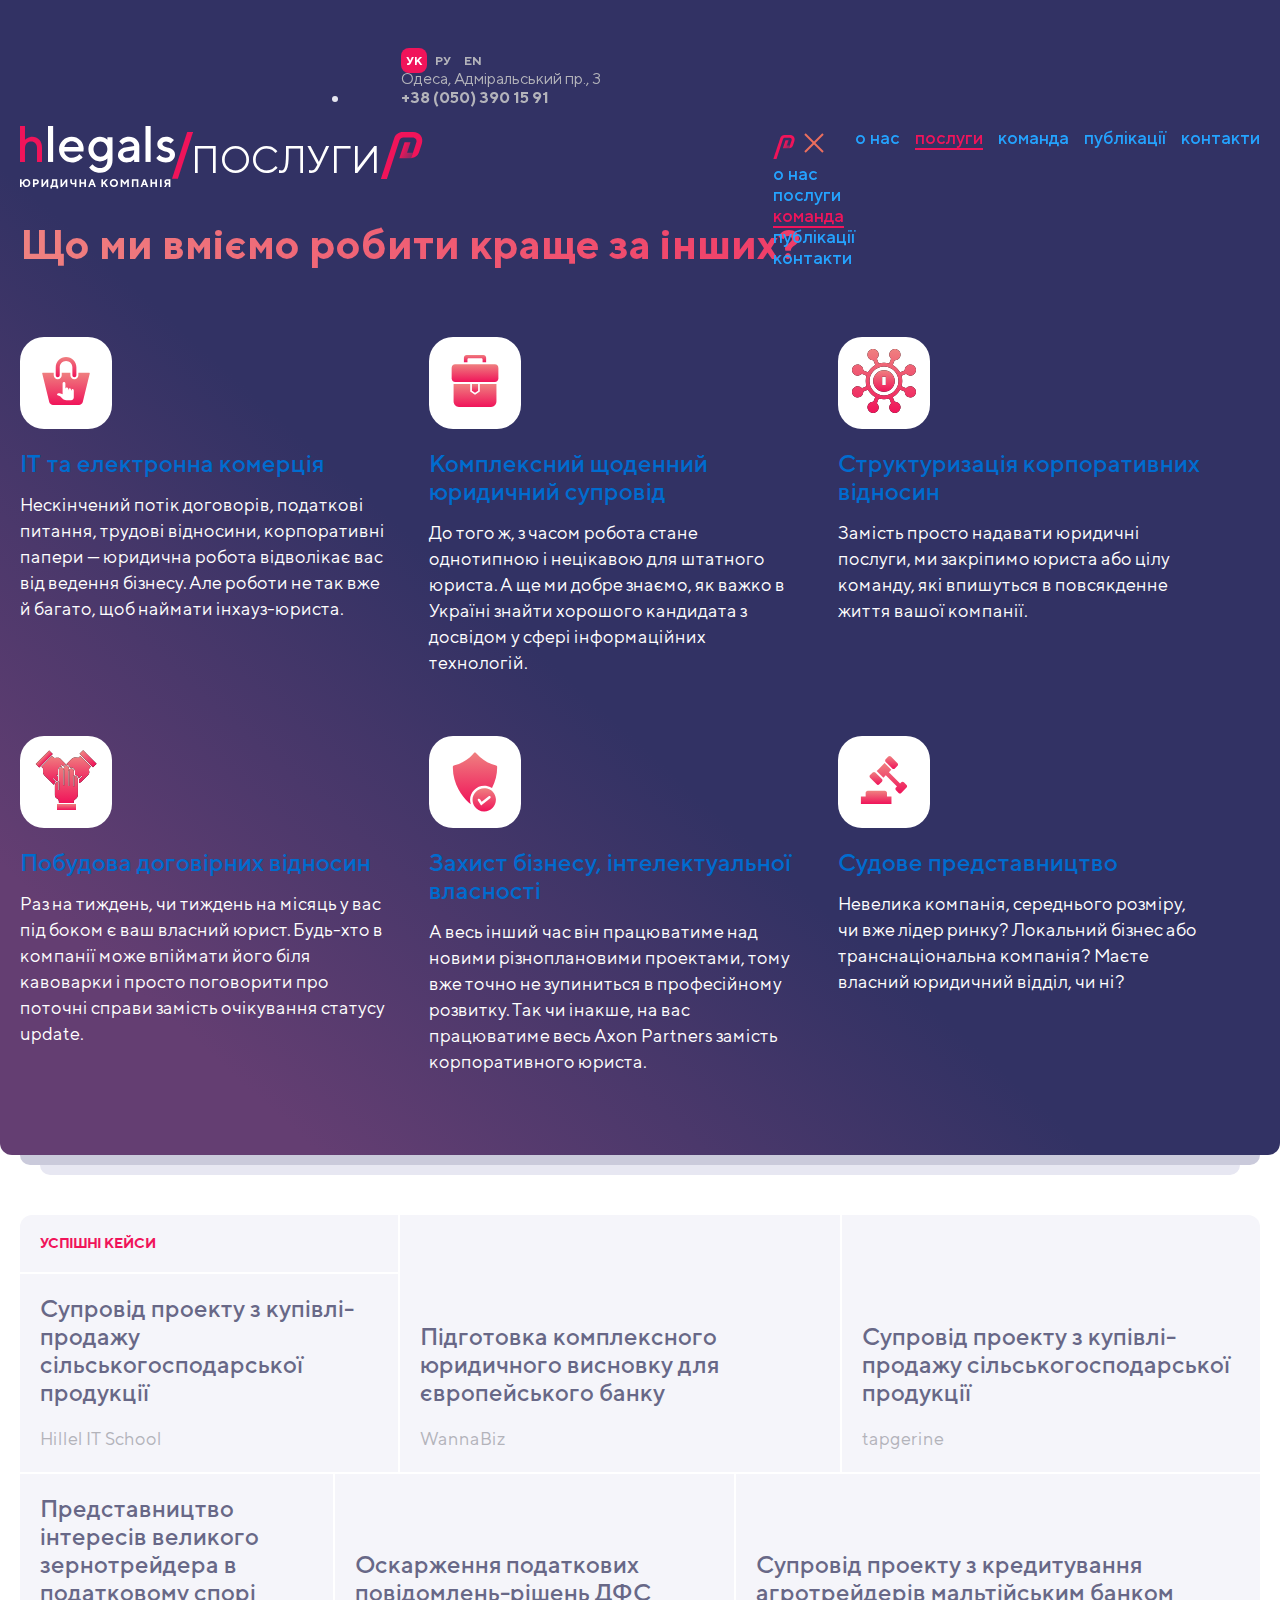
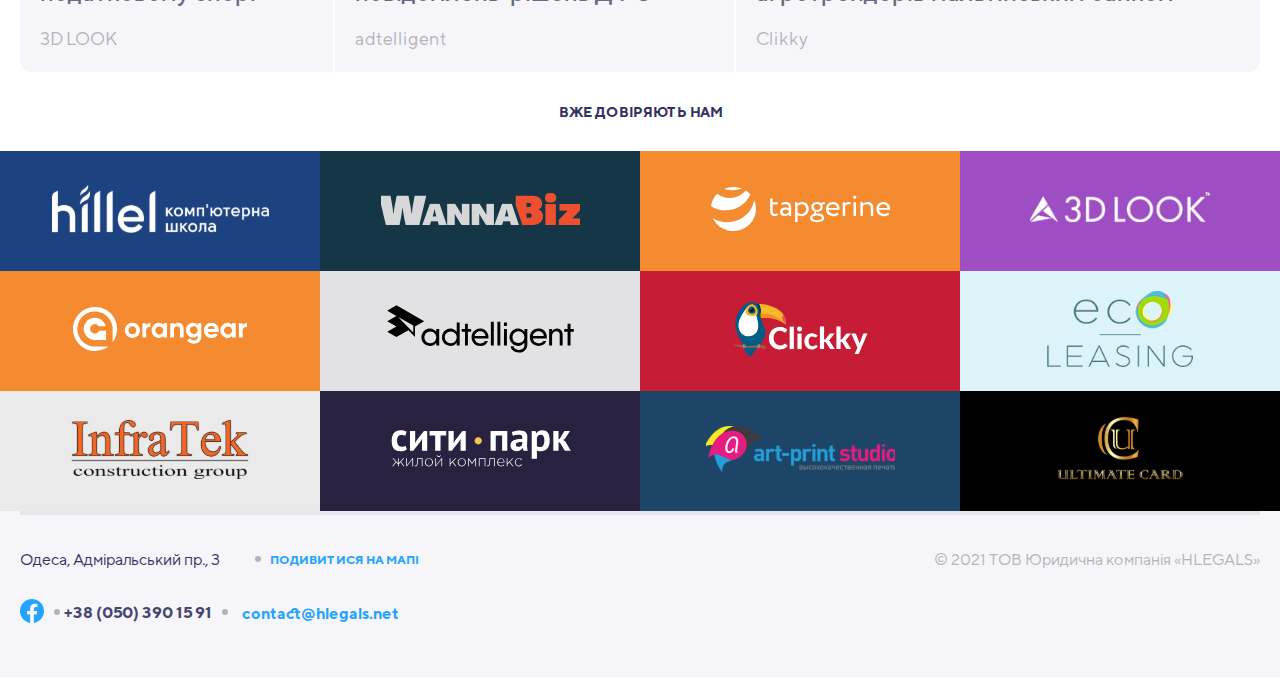
<file: pages/services.html>
<!DOCTYPE html>
<html lang="ua">
<head>
    <meta charset="UTF-8">
    <meta http-equiv="X-UA-Compatible" content="IE=edge">
    <meta name="viewport" content="width=device-width, initial-scale=1.0">
    <link href="https://cdn.jsdelivr.net/npm/bootstrap@5.2.0/dist/css/bootstrap.min.css" rel="stylesheet" integrity="sha384-gH2yIJqKdNHPEq0n4Mqa/HGKIhSkIHeL5AyhkYV8i59U5AR6csBvApHHNl/vI1Bx" crossorigin="anonymous">
    <link rel="stylesheet" href="../style/scss/index.css">
    <title>Services</title>
</head>
<body>
    <header class="header on-dark">
        <div class="container">
            <div class="header__top">
                <div class="header__logo">
                    <a class="header__logo-img" href="../index.html">
                        <img src="../assets/logos/logo-on-dark.svg" alt="Hlegals logo">
                    </a>
                    <a class="header__logo-breadcrumbs on-dark" href="#">послуги</a>
                </div>
                <div class="header__info d-flex justify-content-end align-items-center">
                    <div class="header__languages d-flex">
                        <a href="#" class="language d-block active">УК</a>
                        <a href="#" class="language d-block">РУ</a>
                        <a href="#" class="language d-block">EN</a>
                    </div>
                    <div class="header__adress">
                        <a class="header__adress-link text-white" href="#">Одеса, Адміральський пр., 3</a>
                    </div>
                    <div class="header__phone">
                        <a class="text-white" href="tel: +38 (050) 390 15 91">+38 (050) 390 15 91</a>
                    </div>
                    <div class="header__facebook">
                        <a href="#" class="facebook-top d-block">
                        </a>
                    </div>
                </div>
                <nav class="header__menu navbar navbar-expand-md">
                    <!-- FOR MOBILE -->
                <button class="menu-button" type="button" data-bs-toggle="modal" data-bs-target="#exampleModal">
                    <svg width="32" height="32" viewBox="0 0 32 32" fill="none" xmlns="http://www.w3.org/2000/svg">
                        <path d="M7 10H25" stroke="white" stroke-width="2"/>
                        <path d="M7 16H25" stroke="white" stroke-width="2"/>
                        <path d="M7 22H25" stroke="white" stroke-width="2"/>
                        </svg>                                           
                </button>
                <div class="modal fade" id="exampleModal" tabindex="-1" aria-labelledby="exampleModalLabel" aria-hidden="true">
                    <div class="modal-dialog">
                      <div class="modal-content">
                        <div class="modal-header">
                          <img class="modal-title" id="exampleModalLabel" src="../assets/icons/symbol-slash-small.svg">
                          <button type="button" data-bs-dismiss="modal" aria-label="Close"> <svg width="32" height="32" viewBox="0 0 32 32" fill="none" xmlns="http://www.w3.org/2000/svg">
                            <path d="M7 7L25 25" stroke="#EC6F5D" stroke-width="2"/>
                            <path d="M25 7L7 25" stroke="#EC6F5D" stroke-width="2"/>
                            </svg>
                    </button>
                        </div>
                        <div class="modal-body">
                            <ul class="menu">
                                <li class="menu-item">
                                  <a class="menu-link" href="./about.html">о нас</a>
                                </li>
                                <li class="menu-item">
                                  <a class="menu-link" href="#">послуги</a>
                                </li>
                                <li class="menu-item">
                                  <a class="menu-link active" href="./team.html">команда</a>
                                </li>
                                <li class="menu-item">
                                  <a class="menu-link" href="./publications.html">публікації</a>
                                </li>
                                <li class="menu-item">
                                  <a class="menu-link" href="./contacts.html">контакти</a>
                                </li>
                              </ul>
                        </div>
                        <div class="modal-footer">
                        </div>
                      </div>
                    </div>
                  </div>
                    <!-- <button class="navbar-toggler border-0" type="button" data-bs-toggle="collapse" data-bs-target="#navbarSupportedContent" aria-controls="navbarSupportedContent" aria-expanded="false" aria-label="Toggle navigation">
                        <svg width="32" height="32" viewBox="0 0 32 32" fill="none" xmlns="http://www.w3.org/2000/svg">
                            <path d="M7 10H25" stroke="white" stroke-width="2"/>
                            <path d="M7 16H25" stroke="white" stroke-width="2"/>
                            <path d="M7 22H25" stroke="white" stroke-width="2"/>
                        </svg>             
                    </button>
                    <div class="collapse navbar-collapse justify-content-end" id="navbarSupportedContent"> -->
                    <ul class="navbar-nav menu">
                        <li class="menu-item">
                          <a class="menu-link text-white" href="./about.html">о нас</a>
                        </li>
                        <li class="menu-item">
                          <a class="menu-link active" href="#">послуги</a>
                        </li>
                        <li class="menu-item">
                          <a class="menu-link text-white" href="./team.html">команда</a>
                        </li>
                        <li class="menu-item">
                          <a class="menu-link text-white" href="./publications.html">публікації</a>
                        </li>
                        <li class="menu-item">
                          <a class="menu-link text-white" href="./contacts.html">контакти</a>
                        </li>
                      </ul>
                    </div>
                </nav>
            </div>
        </div>
    </header>
    <main>
        <section id="services" class="services services-page">
            <div class="container">
            <h2 class="red-title">Що ми вміємо робити краще за інших?</h2>
            <div class="services__cards-wrap">
                <div class="services__card">
                    <div class="services__card-inner-wrap">
                    <div class="services__card-img">
                       <a href="./service-page.html"><img src="../assets/icons/services/iconfinder_shopping-purse_353439.svg" alt="shopping purse"></a> 
                    </div>
                    <a href="./service-page.html"><h3 class="services__card-title">IT та електронна комерція</h3></a>
                    </div>
                    <p class="services__card-text">Нескінчений потік договорів, податкові питання, трудові відносини, корпоративні папери — юридична робота відволікає вас від ведення бізнесу. Але роботи не так вже й багато, щоб наймати інхауз-юриста.</p>
                </div>
                <div class="services__card">
                    <div class="services__card-inner-wrap">
                    <div class="services__card-img">
                        <a href="./service-page.html"><img src="../assets/icons/services/iconfinder_20_2959850.svg" alt="briefcase"></a>
                    </div>
                    <a href="./service-page.html"><h3 class="services__card-title">Комплексний щоденний юридичний супровід</h3></a>
                    </div>
                    <p class="services__card-text">До того ж, з часом робота стане однотипною і нецікавою для штатного юриста. А ще ми добре знаємо, як важко в Україні знайти хорошого кандидата з досвідом у сфері інформаційних технологій.</p>
                </div>
                <div class="services__card">
                    <div class="services__card-inner-wrap">
                    <div class="services__card-img">
                        <a href="./service-page.html"><img src="../assets/icons/services/crowdfunding 1.svg" alt="crowdfunding"></a>
                    </div>
                    <a href="./service-page.html"><h3 class="services__card-title">Структуризація корпоративних відносин</h3></a>
                </div>
                    <p class="services__card-text">Замість просто надавати юридичні послуги, ми закріпимо юриста або цілу команду, які впишуться в повсякденне життя вашої компанії.</p>
                </div>
                <div class="services__card">
                    <div class="services__card-inner-wrap">
                    <div class="services__card-img">
                        <a href="./service-page.html"><img src="../assets/icons/services/iconfinder_collaborative-combine-hand-together-team_3790070 1.svg" alt="collaborative combine hand together"></a>
                    </div>
                    <a href="./service-page.html"><h3 class="services__card-title">Побудовa договірних відносин</h3></a>
                    </div>
                    <p class="services__card-text">Раз на тиждень, чи тиждень на місяць у вас під боком є ваш власний юрист. Будь-хто в компанії може впіймати його біля кавоварки і просто поговорити про поточні справи замість очікування статусу update.</p>
                </div>
                <div class="services__card">
                    <div class="services__card-inner-wrap">
                    <div class="services__card-img">
                        <a href="./service-page.html"><img src="../assets/icons/services/iconfinder_safety__security__shield__protection_2542039.svg" alt="safety security shield protection"></a>
                    </div>
                    <a href="./service-page.html"><h3 class="services__card-title">Захист бізнесу, інтелектуальної власності</h3></a>
                    </div>
                    <p class="services__card-text">А весь інший час він працюватиме над новими різноплановими проектами, тому вже точно не зупиниться в професійному розвитку. Так чи інакше, на вас працюватиме весь Axon Partners замість корпоративного юриста.</p>
                </div>
                <div class="services__card">
                    <div class="services__card-inner-wrap">
                    <div class="services__card-img">
                        <a href="./service-page.html"><img src="../assets/icons/services/iconfinder_Lawyer1_2315987 1.svg" alt="lawyer icon"></a>
                    </div>
                    <a href="./service-page.html"><h3 class="services__card-title">Судове представництво</h3></a>
                    </div>
                    <p class="services__card-text">Невелика компанія, середнього розміру, чи вже лідер ринку? Локальний бізнес або транснаціональна компанія? Маєте власний юридичний відділ, чи ні?</p>
                </div>
            </div>
        </div>
        </section>
        <section class="cases">
            <div class="container">
                <div class="cases-wrap">
                    <div class="cases-wrap-inner">
                        <div class="cases-item">
                                <a href="#" class="heading-link">Успішні кейси</a> 
                        </div>
                        <div class="cases-item">
                            <h3 class="cases-item-heading">Супровід проекту з купівлі-продажу сільськогосподарської продукції</h3>
                            <p class="cases-item-company">Hillel IT School</p>
                        </div>
                        <div class="cases-item">
                            <h3 class="cases-item-heading">Підготовка комплексного юридичного висновку для європейського банку</h3>
                            <p class="cases-item-company">WannaBiz</p>
                        </div>
                        <div class="cases-item">
                            <h3 class="cases-item-heading">Супровід проекту з купівлі-продажу сільськогосподарської продукції</h3>
                            <p class="cases-item-company">tapgerine</p>
                        </div>
                        <div class="cases-item">
                            <h3 class="cases-item-heading">Представництво інтересів великого зернотрейдера в податковому спорі</h3>
                            <p class="cases-item-company">3D LOOK</p>
                        </div>
                        <div class="cases-item">
                            <h3 class="cases-item-heading">Оскарження податкових повідомлень-рішень ДФС</h3>
                            <p class="cases-item-company">adtelligent</p>
                        </div>
                        <div class="cases-item">
                            <h3 class="cases-item-heading">Супровід проекту з кредитування агротрейдерів мальтійським банком</h3>
                            <p class="cases-item-company">Clikky</p>
                        </div>
                    </div>
                </div>
            </div>
        </section>
        <section class="clients">
            <h3 class="clients-title">Вже довіряють нам</h3>
            <ul class="clients-list">
                <li class="clients-item blue">
                    <a class="clients-link" href="#"><img src="../assets/logos/companies/Hillel-Logo-OneLine-White-Uk.svg" alt="hillel"></a>
                </li>
                <li class="clients-item dark-blue">
                    <a class="clients-link" href="#"><img src="../assets/logos/companies/wannabiz.svg" alt="WannaBiz"></a>
                </li>
                <li class="clients-item orange-1">
                    <a class="clients-link" href="#"><img src="../assets/logos/companies/targerine.svg" alt="tapgerine"></a>
                </li>
                <li class="clients-item purple">
                    <a class="clients-link " href="#"><img src="../assets/logos/companies/3dlook.svg" alt="3d look"></a>
                </li>
                <li class="clients-item orange-2">
                    <a class="clients-link" href="#"><img src="../assets/logos/companies/orangear.svg" alt="orangear"></a>
                </li>
                <li class="clients-item grey">
                    <a class="clients-link" href="#"><img src="../assets/logos/companies/adtelligent.svg" alt="adtelligent"></a>
                </li>
                <li class="clients-item red">
                    <a class="clients-link" href="#"><img src="../assets/logos/companies/clikky.svg" alt="Clikky"></a>
                </li>
                <li class="clients-item light-blue">
                    <a class="clients-link" href="#"><img src="../assets/logos/companies/ecolease.svg" alt="ecoleasing"></a>
                </li>
                <li class="clients-item beige">
                    <a class="clients-link" href="#"><img src="../assets/logos/companies/infratek.svg" alt="infratek"></a>
                </li>
                <li class="clients-item violet">
                    <a class="clients-link" href="#"><img src="../assets/logos/companies/city-park.svg" alt="city park"></a>
                </li>
                <li class="clients-item navy-blue">
                    <a class="clients-link" href="#"><img src="../assets/logos/companies/art-printstudio.svg" alt="art-print studio"></a>
                </li>
                <li class="clients-item black">
                    <a class="clients-link" href="#"><img src="../assets/logos/companies/ultimate-card.svg" alt="ultimate card"></a>
                </li>
            </ul>
        </section>
    </main>
    
    <footer class="footer">
        <div class="container">
            <div class="footer-content-wrap">
                <div class="footer-main-info">
                    <div class="footer-adress">
                        <a class="footer-adress-text" href="#">Одеса, Адміральський пр., 3</a>
                        <a class="footer-adress-map" href="https://goo.gl/maps/vrQ6Hd5ernzUpkCYA">Подивитися на мапі</a>
                    </div>
                    <div class="footer-contacts">
                        <a href="#">
                            <img src="../assets/social-icons/facebook-hover.svg" alt="facebook logo">
                        </a>
                        <a class="footer-contacts-tel" href="tel: +38 (050) 390 15 91">+38 (050) 390 15 91</a>
                        <a class="footer-contacts-mail" href="mailto:contact@hlegals.net">contact@hlegals.net</a>
                    </div>
                </div>
                <div class="footer-copyright">
                    <a class="footer-copyright-link" href="#">© 2021 ТОВ Юридична компанія «HLEGALS»</a>
                </div>
            </div>
        </div>
</footer>


<script src="../script.js"></script>
    <script src="https://cdn.jsdelivr.net/npm/bootstrap@5.2.0/dist/js/bootstrap.bundle.min.js" integrity="sha384-A3rJD856KowSb7dwlZdYEkO39Gagi7vIsF0jrRAoQmDKKtQBHUuLZ9AsSv4jD4Xa" crossorigin="anonymous"></script>
</body>
</html>
</file>
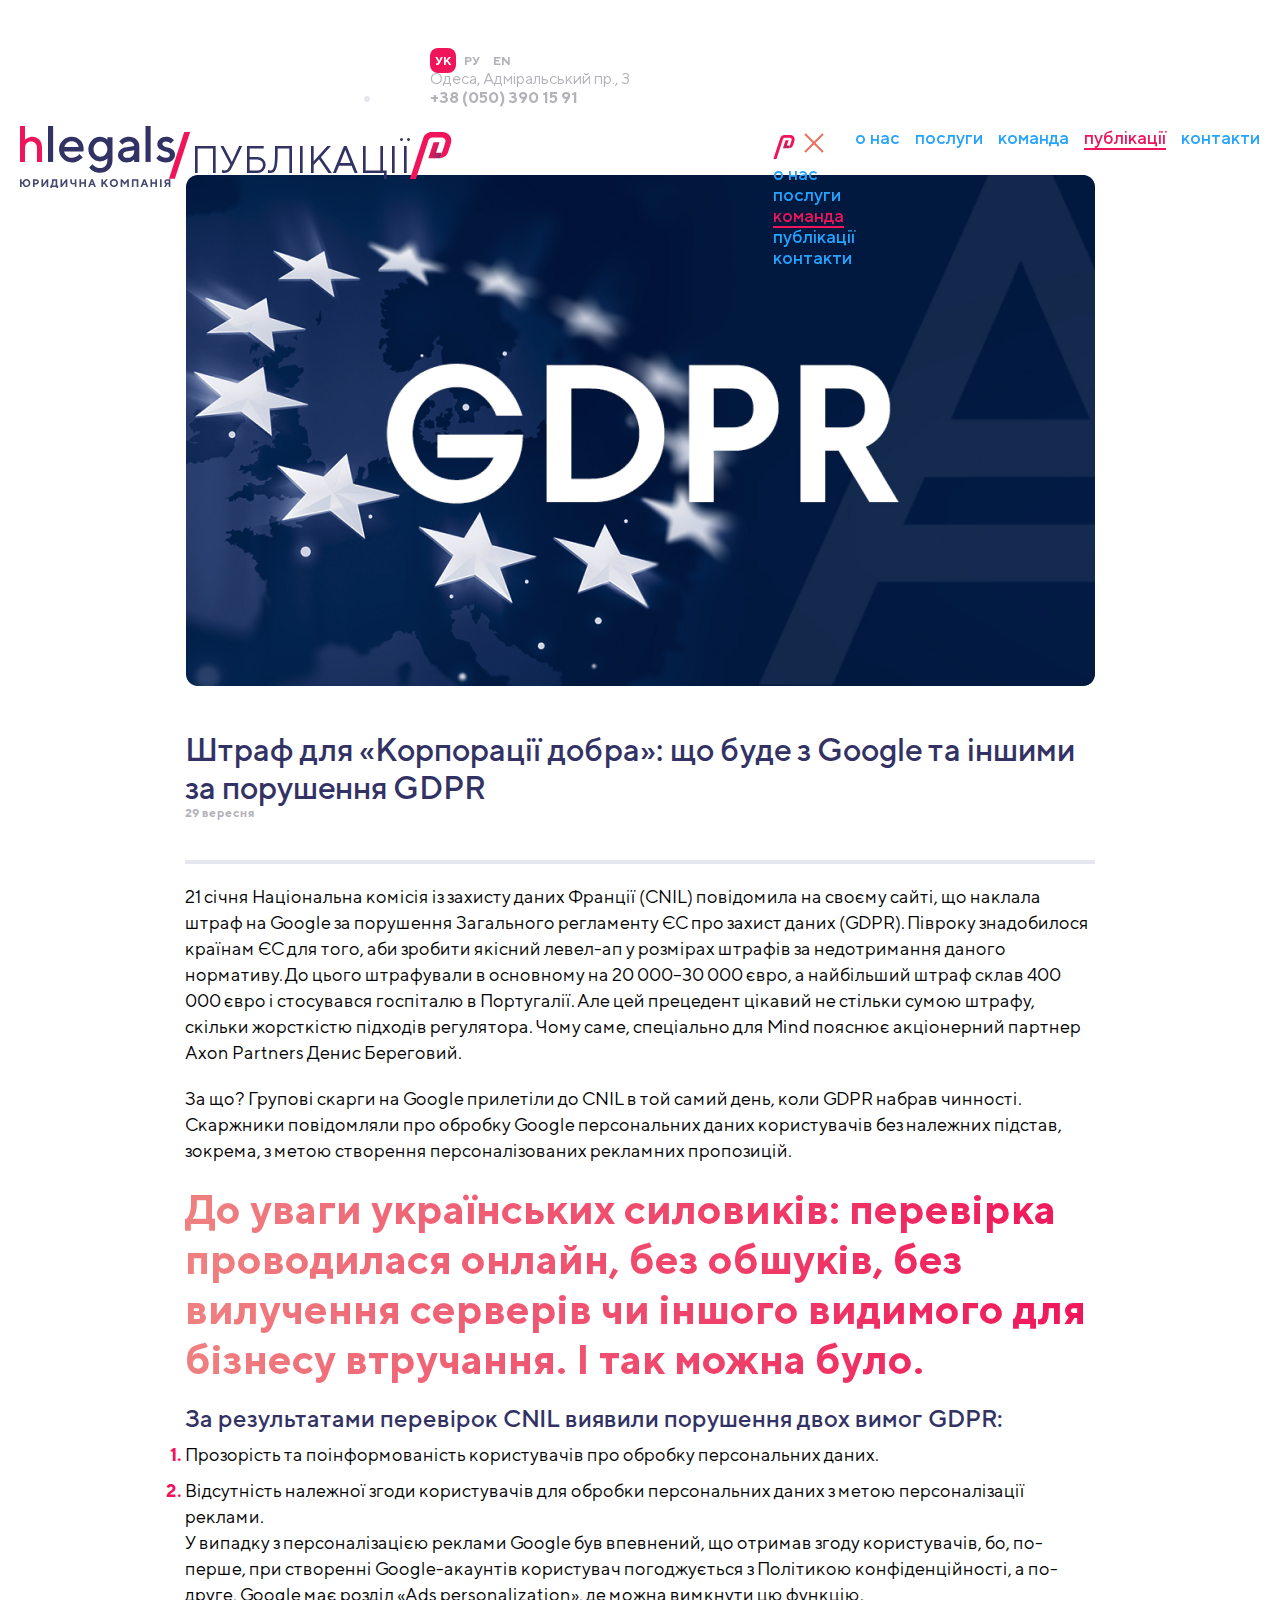
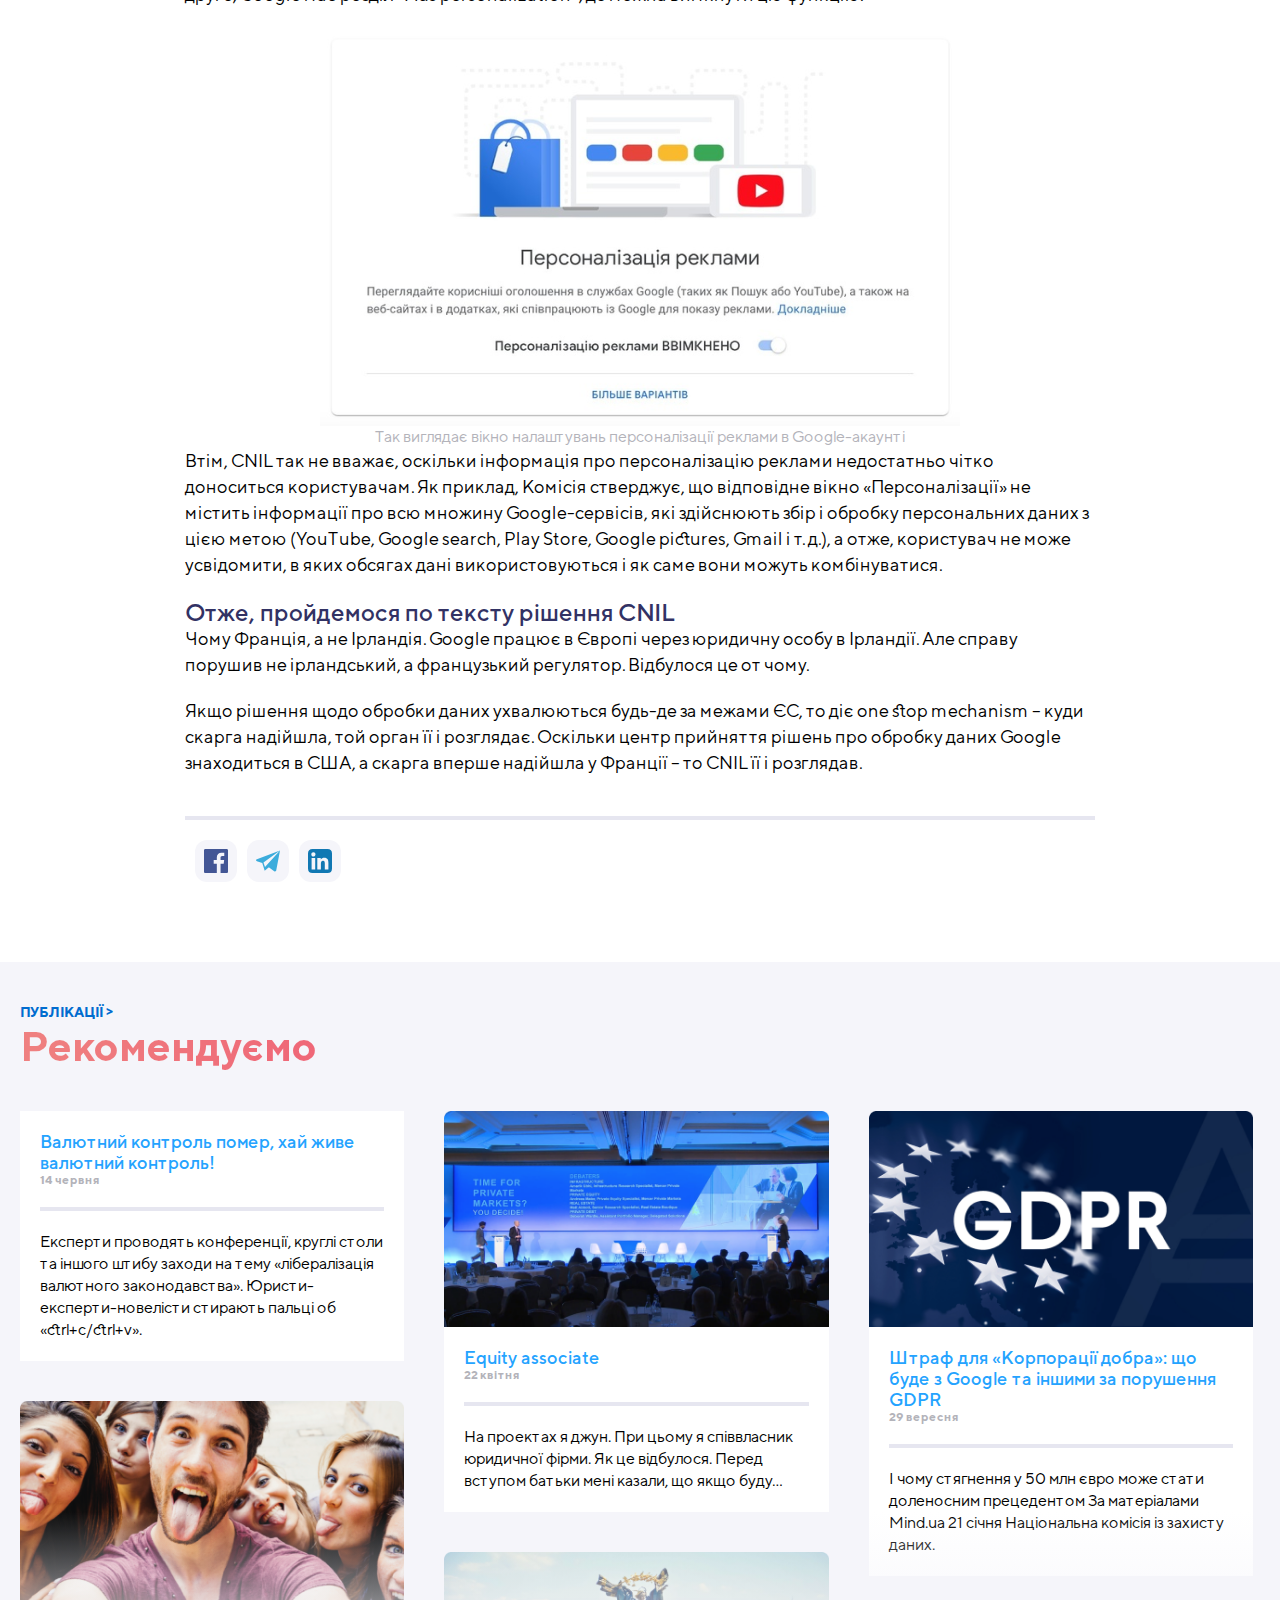
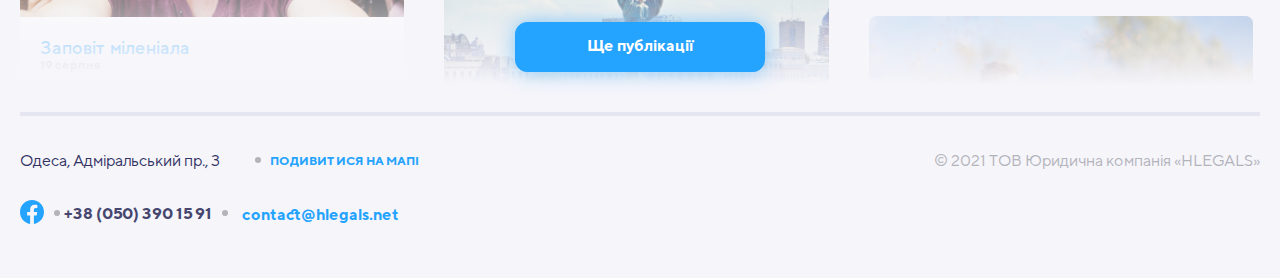
<file: pages/single-publication.html>
<!DOCTYPE html>
<html lang="en">
<head>
    <meta charset="UTF-8">
    <meta http-equiv="X-UA-Compatible" content="IE=edge">
    <meta name="viewport" content="width=device-width, initial-scale=1.0">
    <link href="https://cdn.jsdelivr.net/npm/bootstrap@5.2.0/dist/css/bootstrap.min.css" rel="stylesheet" integrity="sha384-gH2yIJqKdNHPEq0n4Mqa/HGKIhSkIHeL5AyhkYV8i59U5AR6csBvApHHNl/vI1Bx" crossorigin="anonymous">
    <link rel="stylesheet" href="../style/scss/index.css">
    <title>Publication</title>
</head>
<body>
    <header class="header on-light">
        <div class="container">
            <div class="header__top">
                <div class="header__logo">
                    <a class="header__logo-img" href="../index.html">
                        <img src="../assets/logos/logo-on-white.svg" alt="Hlegals logo">
                    </a>
                    <a class="header__logo-breadcrumbs on-light" href="#">публікації</a>
                </div>
                <div class="header__info d-flex justify-content-end align-items-center">
                    <div class="header__languages d-flex">
                        <a href="#" class="language d-block active">УК</a>
                        <a href="#" class="language d-block">РУ</a>
                        <a href="#" class="language d-block">EN</a>
                    </div>
                    <div class="header__adress">
                        <a class="header__adress-link" href="#">Одеса, Адміральський пр., 3</a>
                    </div>
                    <div class="header__phone">
                        <a href="tel: +38 (050) 390 15 91">+38 (050) 390 15 91</a>
                    </div>
                    <div class="header__facebook">
                        <a href="#" class="facebook-top d-block">
                        </a>
                    </div>
                </div>
                <nav class="header__menu navbar navbar-expand-md">
                     <!-- FOR MOBILE -->
                <button class="menu-button" type="button" data-bs-toggle="modal" data-bs-target="#exampleModal">
                    <svg width="32" height="32" viewBox="0 0 32 32" fill="none" xmlns="http://www.w3.org/2000/svg">
                        <path d="M7 10H25" stroke="#323264" stroke-width="2"/>
                        <path d="M7 16H25" stroke="#323264" stroke-width="2"/>
                        <path d="M7 22H25" stroke="#323264" stroke-width="2"/>
                    </svg>                      
                </button>
                <div class="modal fade" id="exampleModal" tabindex="-1" aria-labelledby="exampleModalLabel" aria-hidden="true">
                    <div class="modal-dialog">
                      <div class="modal-content">
                        <div class="modal-header">
                          <img class="modal-title" id="exampleModalLabel" src="../assets/icons/symbol-slash-small.svg">
                          <button type="button" data-bs-dismiss="modal" aria-label="Close"><svg width="32" height="32" viewBox="0 0 32 32" fill="none" xmlns="http://www.w3.org/2000/svg">
                            <path d="M7 7L25 25" stroke="#EC6F5D" stroke-width="2"/>
                            <path d="M25 7L7 25" stroke="#EC6F5D" stroke-width="2"/>
                            </svg></button>
                        </div>
                        <div class="modal-body">
                            <ul class="menu">
                                <li class="menu-item">
                                  <a class="menu-link" href="./about.html">о нас</a>
                                </li>
                                <li class="menu-item">
                                  <a class="menu-link" href="./services.html">послуги</a>
                                </li>
                                <li class="menu-item">
                                  <a class="menu-link active" href="./team.html">команда</a>
                                </li>
                                <li class="menu-item">
                                  <a class="menu-link" href="./publications.html">публікації</a>
                                </li>
                                <li class="menu-item">
                                  <a class="menu-link" href="./contacts.html">контакти</a>
                                </li>
                              </ul>
                        </div>
                        <div class="modal-footer">
                        </div>
                      </div>
                    </div>
                  </div>
                    <!-- <button class="navbar-toggler border-0" type="button" data-bs-toggle="collapse" data-bs-target="#navbarSupportedContent" aria-controls="navbarSupportedContent" aria-expanded="false" aria-label="Toggle navigation">
                        <svg width="32" height="32" viewBox="0 0 32 32" fill="none" xmlns="http://www.w3.org/2000/svg">
                            <path d="M7 10H25" stroke="#323264" stroke-width="2"/>
                            <path d="M7 16H25" stroke="#323264" stroke-width="2"/>
                            <path d="M7 22H25" stroke="#323264" stroke-width="2"/>
                        </svg>             
                    </button>
                    <div class="collapse navbar-collapse justify-content-end" id="navbarSupportedContent"> -->
                    <ul class="navbar-nav menu">
                        <li class="menu-item">
                          <a class="menu-link" href="./about.html">о нас</a>
                        </li>
                        <li class="menu-item">
                          <a class="menu-link" href="./services.html">послуги</a>
                        </li>
                        <li class="menu-item">
                          <a class="menu-link" href="./team.html">команда</a>
                        </li>
                        <li class="menu-item">
                          <a class="menu-link active" href="./publications.html">публікації</a>
                        </li>
                        <li class="menu-item">
                          <a class="menu-link" href="./contacts.html">контакти</a>
                        </li>
                      </ul>
                    </div>
                </nav>
            </div>
        </div>
    </header>
<main>
    <section class="single-publication">
        <div class="single-publication-wrapper">
        <div class="publication-image">
            <img src="../assets/images/publications/GDPR.png" alt="GDPR">
        </div>
        <div class="publication-description">
            <h2 class="publication-title">Штраф для «Корпорації добра»: що буде з Google та іншими за порушення GDPR</h2>
            <p class="publication-date">29 вересня</p>
        </div>
        <div class="publication-content">
            <p>
                21 січня Національна комісія із захисту даних Франції (СNIL) повідомила на своєму сайті, що наклала штраф на Google за порушення Загального регламенту ЄС про захист даних (GDPR). Півроку знадобилося країнам ЄС для того, аби зробити якісний левел-ап у розмірах штрафів за недотримання даного нормативу. До цього штрафували в основному на 20 000–30 000 євро, а найбільший штраф склав 400 000 євро і стосувався госпіталю в Португалії. Але цей прецедент цікавий не стільки сумою штрафу, скільки жорсткістю підходів регулятора. Чому саме, спеціально для Mind пояснює акціонерний партнер Axon Partners Денис Береговий.
            </p>
            <p>
                За що? Групові скарги на Google прилетіли до СNIL в той самий день, коли GDPR набрав чинності. Скаржники повідомляли про обробку Google персональних даних користувачів без належних підстав, зокрема, з метою створення персоналізованих рекламних пропозицій.
            </p>
            <h2 class="red-title">До уваги українських силовиків: перевірка проводилася онлайн, без обшуків, без вилучення серверів чи іншого видимого для бізнесу втручання. І так можна було.</h2>
            <h3 class="publication-subtitle">За результатами перевірок СNIL виявили порушення двох вимог GDPR:</h3>
            <ol>
                <li>Прозорість та поінформованість користувачів про обробку персональних даних.</li>
                <li>Відсутність належної згоди користувачів для обробки персональних даних з метою персоналізації реклами.</li>
            </ol>
            <p>У випадку з персоналізацією реклами Google був впевнений, що отримав згоду користувачів, бо, по-перше, при створенні Google-aкаунтів користувач погоджується з Політикою конфіденційності, а по-друге, Google має розділ «Ads personalization», де можна вимкнути цю функцію.
            </p>
            <figure>
                <img src="../assets/images/publications/google-ad.png" alt="google screenshot">
                <figcaption>Так виглядає вікно налаштувань персоналізації реклами в Google-акаунті</figcaption>
            </figure>
            <p>
                Втім, CNIL так не вважає, оскільки інформація про персоналізацію реклами недостатньо чітко доноситься користувачам. Як приклад, Комісія стверджує, що відповідне вікно «Персоналізації» не містить інформації про всю множину Google-сервісів, які здійснюють збір і обробку персональних даних з цією метою (YouТube, Google search, Play Store, Google pictures, Gmail і т. д.), а отже, користувач не може усвідомити, в яких обсягах дані використовуються і як саме вони можуть комбінуватися.
            </p>
            <h3 class="publication-subtitle">Отже, пройдемося по тексту рішення СNIL</h3>
            <p>Чому Франція, а не Ірландія. Google працює в Європі через юридичну особу в Ірландії. Але справу порушив не ірландський, а французький регулятор. Відбулося це от чому.</p>
            <p>Якщо рішення щодо обробки даних ухвалюються будь-де за межами ЄС, то діє one stop mechanism – куди скарга надійшла, той орган її і розглядає. Оскільки центр прийняття рішень про обробку даних Google знаходиться в США, а скарга вперше надійшла у Франції – то CNIL її і розглядав.</p>
        </div>
        <div class="publication-share">
                <a href="#"><img src="../assets/social-icons/facebook-share.svg" alt="facebook"></a>
                <a href="#"><img src="../assets/social-icons/telegram-share.svg" alt="telegram"></a>
                <a href="#"><img src="../assets/social-icons/linkedin-share.svg" alt="linkedin"></a>
        </div>
</div>
    </section>
    <section class="publications">
        <div class="container">
            <a href="#" class="heading-link">Публікації</a> 
            <h2 class="red-title">Рекомендуємо</h2>
            <div class="publications-wrap">
                <div class="publications-column">
                <article class="publication-item">
                    <div class="publication-item-content">
                        <a href="./single-publication.html"><h4 class="publication-item-title ">Валютний контроль помер, хай живе валютний контроль!</h4></a>
                        <p class="publication-item-date">14 червня</p>
                        <p class="publication-item-text">Експерти проводять конференції, круглі столи та іншого штибу заходи на тему «лібералізація валютного законодавства». Юристи-експерти-новелісти стирають пальці об «ctrl+c/ctrl+v».</p>
                    </div>
                </article>
                <article class="publication-item">
                    <div class="publication-item-image">
                        <img src="../assets/images/publications/publication1.png" alt="smiling man">
                    </div>
                    <div class="publication-item-content">
                        <a href="./single-publication.html"><h4 class="publication-item-title">Заповіт міленіала</h4></a>
                        <p class="publication-item-date">19 серпня</p>
                        <p class="publication-item-text">Що і як передаватимуть у спадщину сучасні влогери, опініон лідери і криптомільйонери Типовий спадок українського покоління Х виглядає так: квартира у…</p>
                    </div>
                </article>
            </div>
            <div class="publications-column">
                <article class="publication-item">
                    <div class="publication-item-image">
                        <img src="../assets/images/publications/publication2.png" alt="conference">
                    </div>
                    <div class="publication-item-content">
                        <a href="./single-publication.html"><h4 class="publication-item-title">Equity associate</h4></a>
                        <p class="publication-item-date">22 квітня</p>
                        <p class="publication-item-text">На проектах я джун. При цьому я співвласник юридичної фірми. Як це відбулося. Перед вступом батьки мені казали, що якщо буду…</p>
                    </div>
                </article>
                <article class="publication-item s-none">
                    <div class="publication-item-image">
                        <img src="../assets/images/publications/publication3.png" alt="Independence statue">
                    </div>
                    <div class="publication-item-content">
                        <a href="./single-publication.html"><h4 class="publication-item-title">Закон про мови: як зробити свій сайт відповідним</h4></a>
                        <p class="publication-item-date">19 серпня</p>
                        <p class="publication-item-text">Наталія Кирик, керівник контент студії Wordfactory.ua По-перше, це красиво! Це аргумент номер один на користь україномовного сайту. По-друге, це ефективно. У…</p>
                    </div>
                </article>  
            </div>
            <div class="publications-column">
                <article class="publication-item s-none">
                    <div class="publication-item-image">
                        <img src="../assets/images/publications/publication4.png" alt="GDPR">
                    </div>
                    <div class="publication-item-content">
                        <a href="./single-publication.html"><h4 class="publication-item-title">Штраф для «Корпорації добра»: що буде з Google та іншими за порушення GDPR</h4></a>
                        <p class="publication-item-date">29 вересня</p>
                        <p class="publication-item-text">І чому стягнення у 50 млн євро може стати доленосним прецедентом За матеріалами Mind.ua 21 січня Національна комісія із захисту даних.</p>
                    </div>
                </article>
                <article class="publication-item s-none">
                    <div class="publication-item-image">
                        <img src="../assets/images/publications/publication5.png" alt="child with guitar">
                    </div>
                    <div class="publication-item-content">
                        <a href="./single-publication.html"><h4 class="publication-item-title">Компенсація витрат на навчання дитини в дитячому садку та школі</h4></a>
                        <p class="publication-item-date">5 Лютого 2018</p>
                        <p class="publication-item-text">Про що йде мова В червні цього року Верховна Рада внесла зміни до Податкового кодексу України. Відтепер батьки, які отримують офіційну…</p>
                    </div>
                </article>
            </div>
                <div class="publications-action">
                    <a class="action-button" href="./publications.html">Ще публікації</a>
                </div>    
            </div>
        </div>
    </section>
</main>

    <footer class="footer">
        <div class="container">
            <div class="footer-content-wrap">
                <div class="footer-main-info">
                    <div class="footer-adress">
                        <a class="footer-adress-text" href="#">Одеса, Адміральський пр., 3</a>
                        <a class="footer-adress-map" href="https://goo.gl/maps/vrQ6Hd5ernzUpkCYA">Подивитися на мапі</a>
                    </div>
                    <div class="footer-contacts">
                        <a href="#">
                            <img src="../assets/social-icons/facebook-hover.svg" alt="facebook logo">
                        </a>
                        <a class="footer-contacts-tel" href="tel: +38 (050) 390 15 91">+38 (050) 390 15 91</a>
                        <a class="footer-contacts-mail" href="mailto:contact@hlegals.net">contact@hlegals.net</a>
                    </div>
                </div>
                <div class="footer-copyright">
                    <a class="footer-copyright-link" href="#">© 2021 ТОВ Юридична компанія «HLEGALS»</a>
                </div>
            </div>
        </div>
    </footer>
    
    <script src="../script.js"></script>
    <script src="https://cdn.jsdelivr.net/npm/bootstrap@5.2.0/dist/js/bootstrap.bundle.min.js" integrity="sha384-A3rJD856KowSb7dwlZdYEkO39Gagi7vIsF0jrRAoQmDKKtQBHUuLZ9AsSv4jD4Xa" crossorigin="anonymous"></script>
    
</body>
</html>
</file>
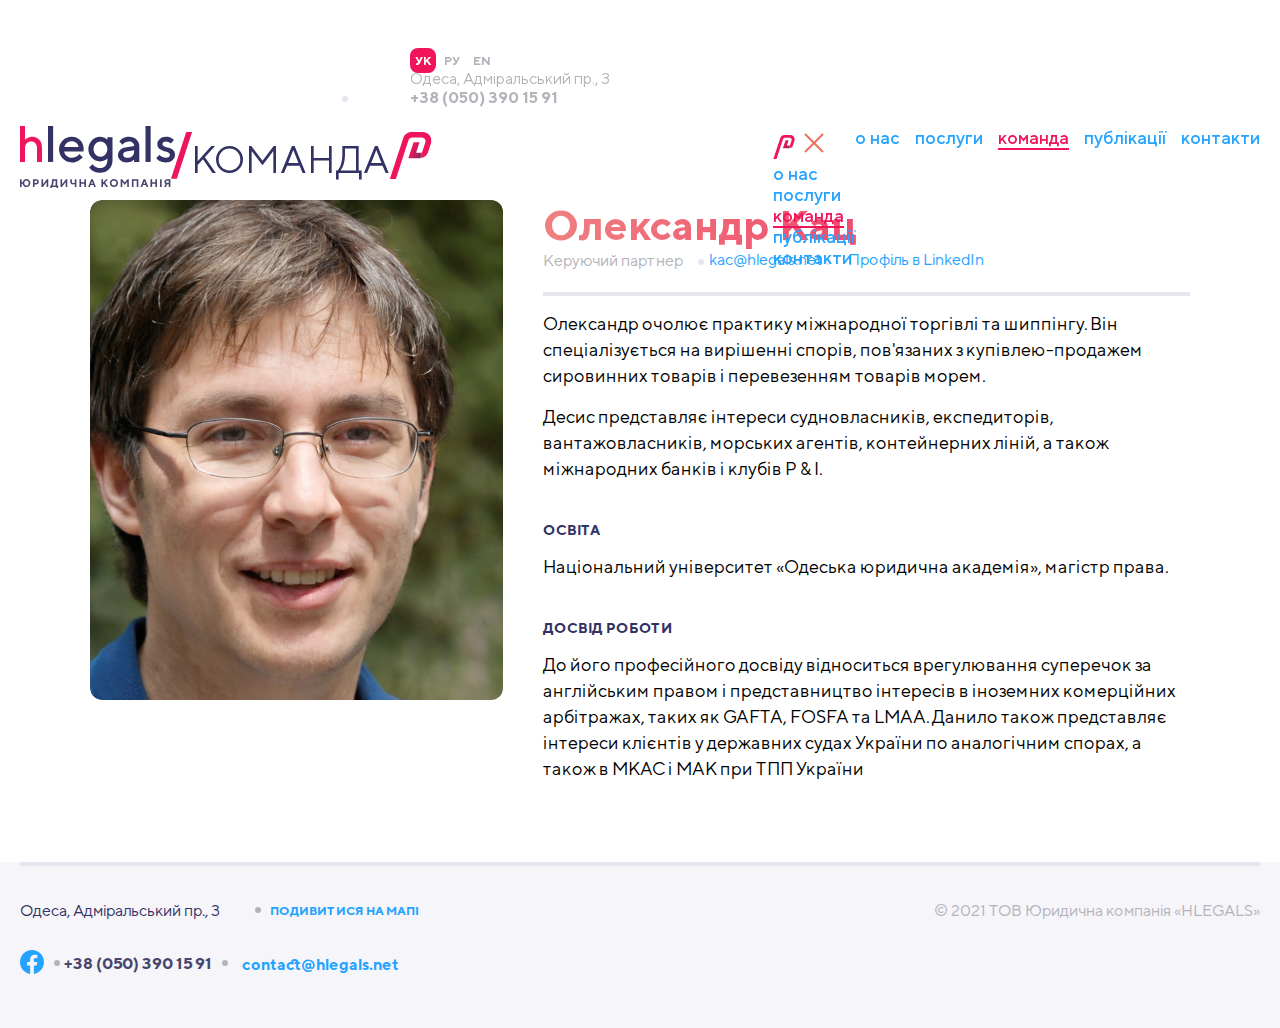
<file: pages/team-member.html>
<!DOCTYPE html>
<html lang="ua">
<head>
    <meta charset="UTF-8">
    <meta http-equiv="X-UA-Compatible" content="IE=edge">
    <meta name="viewport" content="width=device-width, initial-scale=1.0">
    <link href="https://cdn.jsdelivr.net/npm/bootstrap@5.2.0/dist/css/bootstrap.min.css" rel="stylesheet" integrity="sha384-gH2yIJqKdNHPEq0n4Mqa/HGKIhSkIHeL5AyhkYV8i59U5AR6csBvApHHNl/vI1Bx" crossorigin="anonymous">
    <link rel="stylesheet" href="../style/scss/index.css">
    <title>Олександр Кац</title>
</head>
<body>
    <header class="header on-light">
        <div class="container">
            <div class="header__top">
                <div class="header__logo">
                    <a class="header__logo-img" href="../index.html">
                        <img src="../assets/logos/logo-on-white.svg" alt="Hlegals logo">
                    </a>
                    <a class="header__logo-breadcrumbs on-light" href="#">команда</a>
                </div>
                <div class="header__info d-flex justify-content-end align-items-center">
                    <div class="header__languages d-flex">
                        <a href="#" class="language d-block active">УК</a>
                        <a href="#" class="language d-block">РУ</a>
                        <a href="#" class="language d-block">EN</a>
                    </div>
                    <div class="header__adress">
                        <a class="header__adress-link" href="#">Одеса, Адміральський пр., 3</a>
                    </div>
                    <div class="header__phone">
                        <a href="tel: +38 (050) 390 15 91">+38 (050) 390 15 91</a>
                    </div>
                    <div class="header__facebook">
                        <a href="#" class="facebook-top d-block">
                        </a>
                    </div>
                </div>
                <nav class="header__menu navbar navbar-expand-md">
                     <!-- FOR MOBILE -->
                <button class="menu-button" type="button" data-bs-toggle="modal" data-bs-target="#exampleModal">
                    <svg width="32" height="32" viewBox="0 0 32 32" fill="none" xmlns="http://www.w3.org/2000/svg">
                        <path d="M7 10H25" stroke="#323264" stroke-width="2"/>
                        <path d="M7 16H25" stroke="#323264" stroke-width="2"/>
                        <path d="M7 22H25" stroke="#323264" stroke-width="2"/>
                    </svg>                      
                </button>
                <div class="modal fade" id="exampleModal" tabindex="-1" aria-labelledby="exampleModalLabel" aria-hidden="true">
                    <div class="modal-dialog">
                      <div class="modal-content">
                        <div class="modal-header">
                          <img class="modal-title" id="exampleModalLabel" src="../assets/icons/symbol-slash-small.svg">
                          <button type="button" data-bs-dismiss="modal" aria-label="Close"><svg width="32" height="32" viewBox="0 0 32 32" fill="none" xmlns="http://www.w3.org/2000/svg">
                            <path d="M7 7L25 25" stroke="#EC6F5D" stroke-width="2"/>
                            <path d="M25 7L7 25" stroke="#EC6F5D" stroke-width="2"/>
                            </svg></button>
                        </div>
                        <div class="modal-body">
                            <ul class="menu">
                                <li class="menu-item">
                                  <a class="menu-link" href="./about.html">о нас</a>
                                </li>
                                <li class="menu-item">
                                  <a class="menu-link" href="./services.html">послуги</a>
                                </li>
                                <li class="menu-item">
                                  <a class="menu-link active" href="./team.html">команда</a>
                                </li>
                                <li class="menu-item">
                                  <a class="menu-link" href="./publications.html">публікації</a>
                                </li>
                                <li class="menu-item">
                                  <a class="menu-link" href="./contacts.html">контакти</a>
                                </li>
                              </ul>
                        </div>
                        <div class="modal-footer">
                        </div>
                      </div>
                    </div>
                  </div>
                    <!-- <button class="navbar-toggler border-0" type="button" data-bs-toggle="collapse" data-bs-target="#navbarSupportedContent" aria-controls="navbarSupportedContent" aria-expanded="false" aria-label="Toggle navigation">
                        <svg width="32" height="32" viewBox="0 0 32 32" fill="none" xmlns="http://www.w3.org/2000/svg">
                            <path d="M7 10H25" stroke="#323264" stroke-width="2"/>
                            <path d="M7 16H25" stroke="#323264" stroke-width="2"/>
                            <path d="M7 22H25" stroke="#323264" stroke-width="2"/>
                        </svg>             
                    </button>
                    <div class="collapse navbar-collapse justify-content-end" id="navbarSupportedContent"> -->
                    <ul class="navbar-nav menu">
                        <li class="menu-item">
                          <a class="menu-link" href="./about.html">о нас</a>
                        </li>
                        <li class="menu-item">
                          <a class="menu-link" href="./services.html">послуги</a>
                        </li>
                        <li class="menu-item">
                          <a class="menu-link active" href="./team.html">команда</a>
                        </li>
                        <li class="menu-item">
                          <a class="menu-link" href="./publications.html">публікації</a>
                        </li>
                        <li class="menu-item">
                          <a class="menu-link" href="./contacts.html">контакти</a>
                        </li>
                      </ul>
                    </div>
                </nav>
            </div>
        </div>
    </header>
    <main>
        <section class="team-representative">
            <div class="team-representative-wrapper">
                <div class="team-representative-image">
                    <img src="../assets/images/team-members/olexander-kats.png" alt="Олександр Кац">
                </div>
                <div class="team-representative-details">
                    <div class="team-representative-caption">
                        <h2 class="red-title">Олександр Кац</h2>
                        <div class="team-representative-contacts">
                            <p>Керуючий партнер</p>
                            <a class="email" href="mailto:kac@hlegals.net">kac@hlegals.net</a>
                            <a href="#">Профіль в LinkedIn</a>
                        </div>
                    </div>
                    <div class="team-representative-description">
                        <p>Олександр очолює практику міжнародної торгівлі та шиппінгу. Він спеціалізується на вирішенні спорів, пов'язаних з купівлею-продажем сировинних товарів і перевезенням товарів морем. </p>
                        <p> Десис представляє інтереси судновласників, експедиторів, вантажовласників, морських агентів, контейнерних ліній, а також міжнародних банків і клубів P & I.</p>
                        <h3>Освіта</h3>
                        <p>Національний університет «Одеська юридична академія», магістр права.</p>
                        <h3>Досвід роботи</h3>
                        <p>До його професійного досвіду відноситься врегулювання суперечок за англійським правом і представництво інтересів в іноземних комерційних арбітражах, таких як GAFTA, FOSFA та LMAA. Данило також представляє інтереси клієнтів у державних судах України по аналогічним спорах, а також в МКАС і МАК при ТПП України</p>
                    </div>

                </div>
            </div>

        </section>
    </main>
    <footer class="footer">
        <div class="container">
            <div class="footer-content-wrap">
                <div class="footer-main-info">
                    <div class="footer-adress">
                        <a class="footer-adress-text" href="#">Одеса, Адміральський пр., 3</a>
                        <a class="footer-adress-map" href="https://goo.gl/maps/vrQ6Hd5ernzUpkCYA">Подивитися на мапі</a>
                    </div>
                    <div class="footer-contacts">
                        <a href="#">
                            <img src="../assets/social-icons/facebook-hover.svg" alt="facebook logo">
                        </a>
                        <a class="footer-contacts-tel" href="tel: +38 (050) 390 15 91">+38 (050) 390 15 91</a>
                        <a class="footer-contacts-mail" href="mailto:contact@hlegals.net">contact@hlegals.net</a>
                    </div>
                </div>
                <div class="footer-copyright">
                    <a class="footer-copyright-link" href="#">© 2021 ТОВ Юридична компанія «HLEGALS»</a>
                </div>
            </div>
        </div>
    </footer>
    
    <script src="../script.js"></script>
    <script src="https://cdn.jsdelivr.net/npm/bootstrap@5.2.0/dist/js/bootstrap.bundle.min.js" integrity="sha384-A3rJD856KowSb7dwlZdYEkO39Gagi7vIsF0jrRAoQmDKKtQBHUuLZ9AsSv4jD4Xa" crossorigin="anonymous"></script>
</body>
</html>
</file>
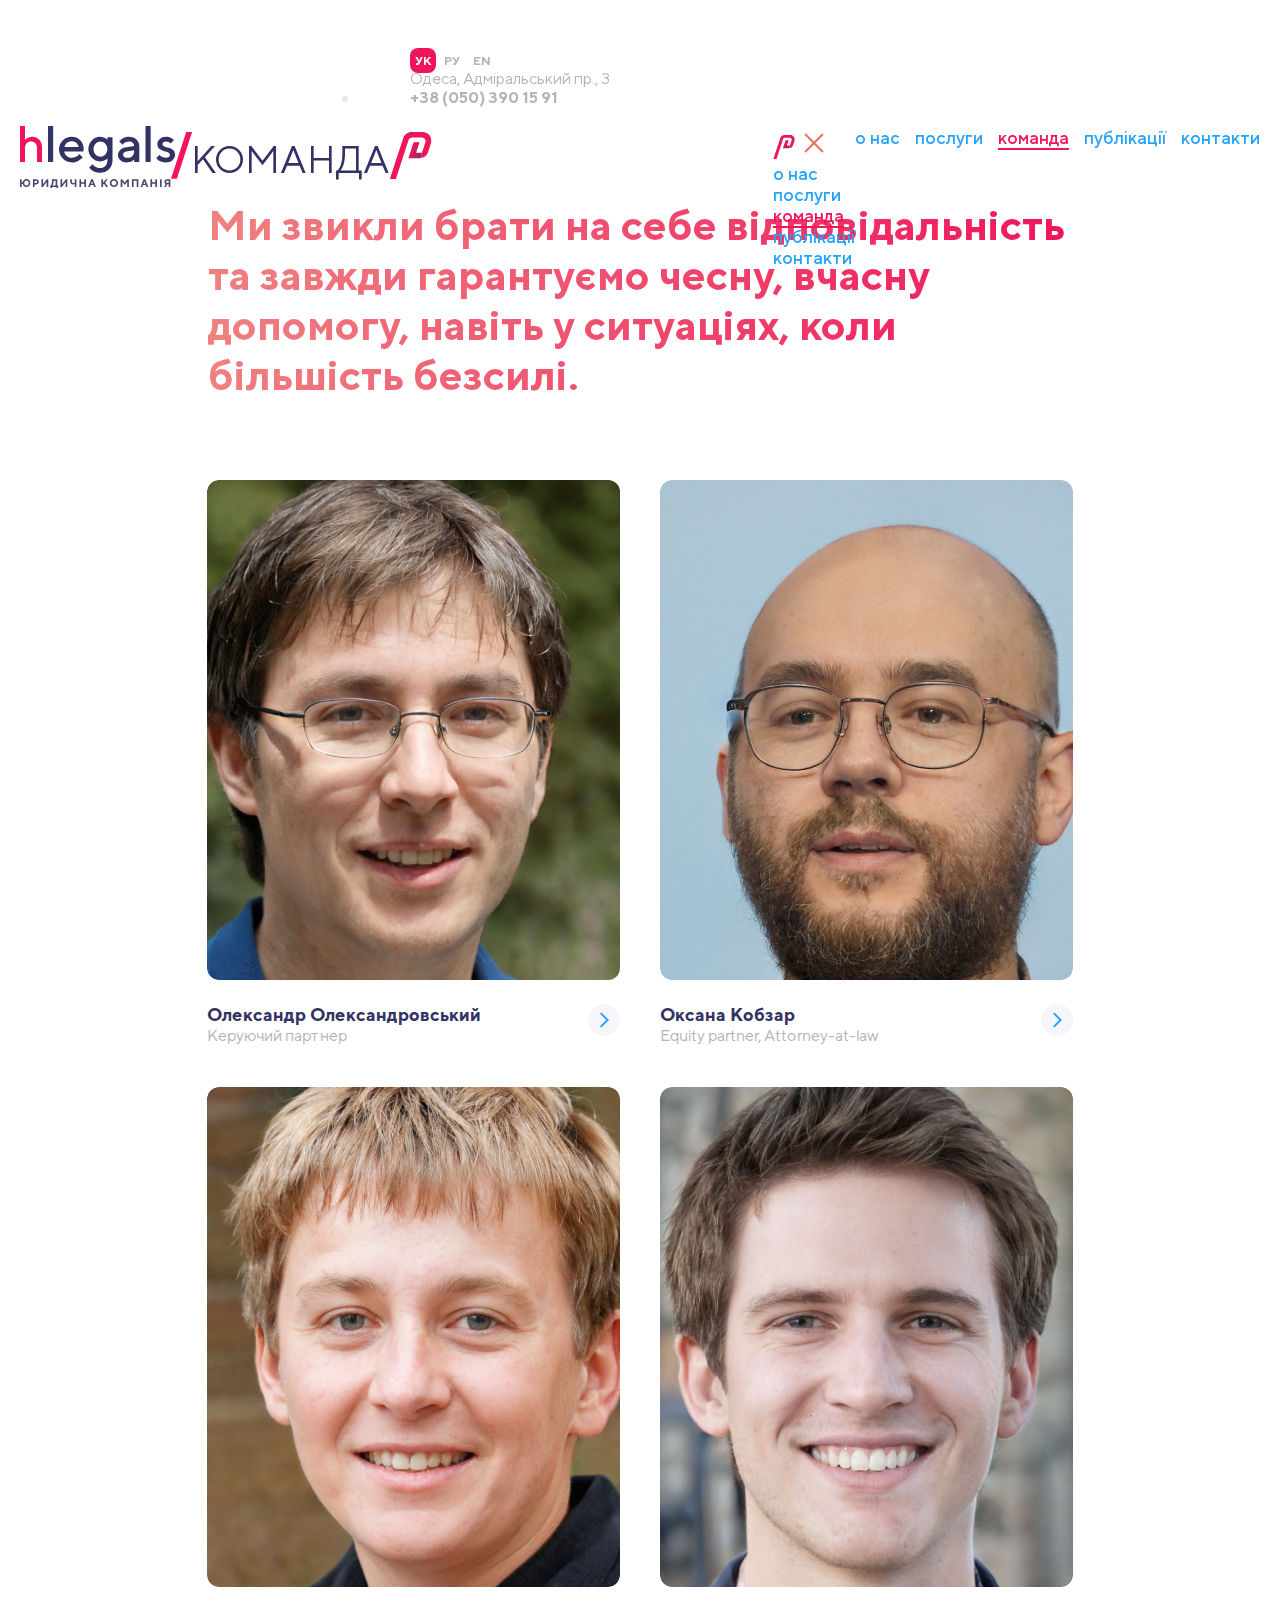
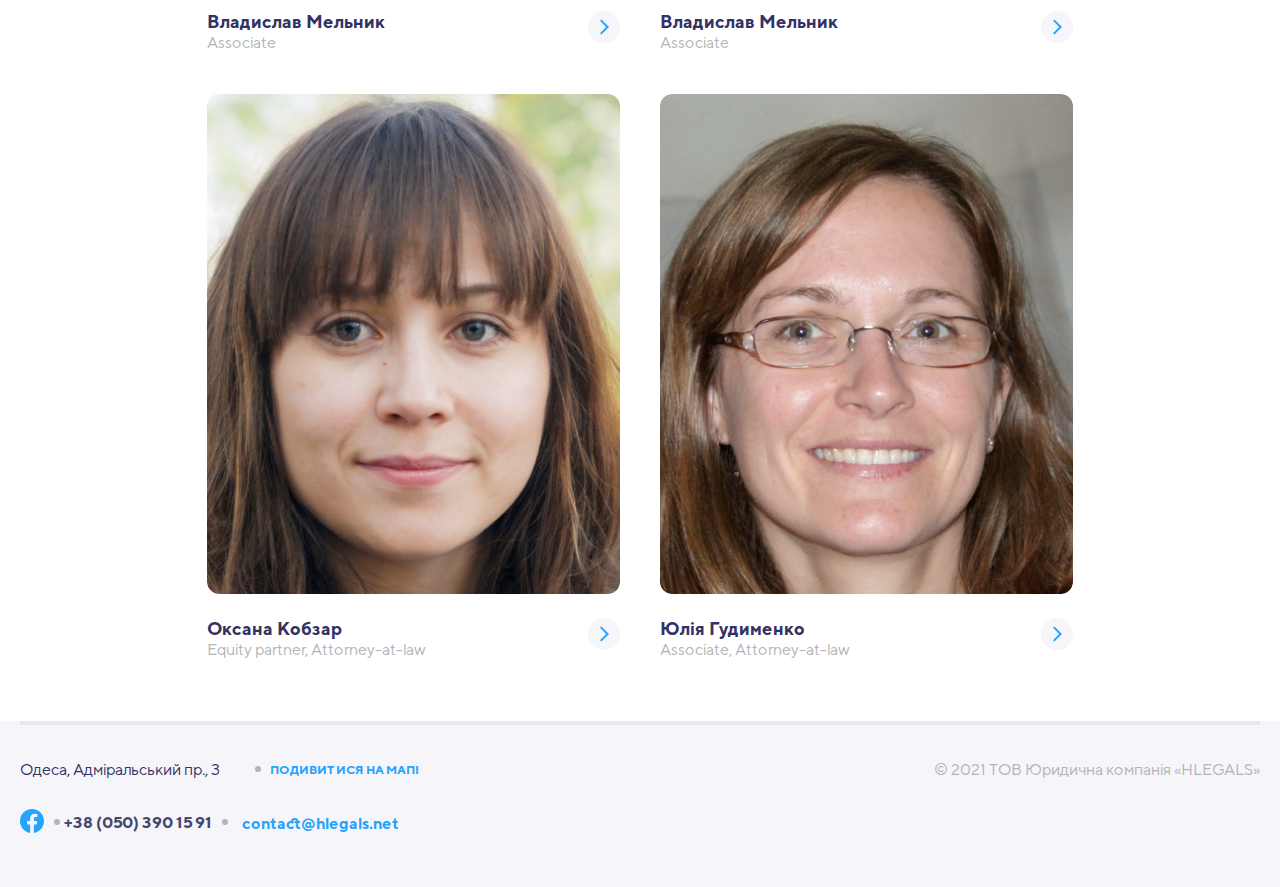
<file: pages/team.html>
<!DOCTYPE html>
<html lang="ua">
<head>
    <meta charset="UTF-8">
    <meta http-equiv="X-UA-Compatible" content="IE=edge">
    <meta name="viewport" content="width=device-width, initial-scale=1.0">
    <link href="https://cdn.jsdelivr.net/npm/bootstrap@5.2.0/dist/css/bootstrap.min.css" rel="stylesheet" integrity="sha384-gH2yIJqKdNHPEq0n4Mqa/HGKIhSkIHeL5AyhkYV8i59U5AR6csBvApHHNl/vI1Bx" crossorigin="anonymous">
    <link rel="stylesheet" href="../style/scss/index.css">
    <title>Team</title>
</head>
<body>
    <header class="header on-light">
        <div class="container">
            <div class="header__top">
                <div class="header__logo">
                    <a class="header__logo-img" href="../index.html">
                        <img src="../assets/logos/logo-on-white.svg" alt="Hlegals logo">
                    </a>
                    <a class="header__logo-breadcrumbs on-light" href="#">команда</a>
                </div>
                <div class="header__info d-flex justify-content-end align-items-center">
                    <div class="header__languages d-flex">
                        <a href="#" class="language d-block active">УК</a>
                        <a href="#" class="language d-block">РУ</a>
                        <a href="#" class="language d-block">EN</a>
                    </div>
                    <div class="header__adress">
                        <a class="header__adress-link" href="#">Одеса, Адміральський пр., 3</a>
                    </div>
                    <div class="header__phone">
                        <a href="tel: +38 (050) 390 15 91">+38 (050) 390 15 91</a>
                    </div>
                    <div class="header__facebook">
                        <a href="#" class="facebook-top d-block">
                        </a>
                    </div>
                </div>
                <nav class="header__menu navbar navbar-expand-md">
                    <!-- FOR MOBILE -->
                <button class="menu-button" type="button" data-bs-toggle="modal" data-bs-target="#exampleModal">
                    <svg width="32" height="32" viewBox="0 0 32 32" fill="none" xmlns="http://www.w3.org/2000/svg">
                        <path d="M7 10H25" stroke="#323264" stroke-width="2"/>
                        <path d="M7 16H25" stroke="#323264" stroke-width="2"/>
                        <path d="M7 22H25" stroke="#323264" stroke-width="2"/>
                    </svg>                      
                </button>
                <div class="modal fade" id="exampleModal" tabindex="-1" aria-labelledby="exampleModalLabel" aria-hidden="true">
                    <div class="modal-dialog">
                      <div class="modal-content">
                        <div class="modal-header">
                          <img class="modal-title" id="exampleModalLabel" src="../assets/icons/symbol-slash-small.svg">
                          <button type="button" data-bs-dismiss="modal" aria-label="Close"><svg width="32" height="32" viewBox="0 0 32 32" fill="none" xmlns="http://www.w3.org/2000/svg">
                            <path d="M7 7L25 25" stroke="#EC6F5D" stroke-width="2"/>
                            <path d="M25 7L7 25" stroke="#EC6F5D" stroke-width="2"/>
                            </svg></button>
                        </div>
                        <div class="modal-body">
                            <ul class="menu">
                                <li class="menu-item">
                                  <a class="menu-link" href="./about.html">о нас</a>
                                </li>
                                <li class="menu-item">
                                  <a class="menu-link" href="./services.html">послуги</a>
                                </li>
                                <li class="menu-item">
                                  <a class="menu-link active" href="#">команда</a>
                                </li>
                                <li class="menu-item">
                                  <a class="menu-link" href="./publications.html">публікації</a>
                                </li>
                                <li class="menu-item">
                                  <a class="menu-link" href="./contacts.html">контакти</a>
                                </li>
                              </ul>
                        </div>
                        <div class="modal-footer">
                        </div>
                      </div>
                    </div>
                  </div>
                    <!-- <button class="navbar-toggler border-0" type="button" data-bs-toggle="collapse" data-bs-target="#navbarSupportedContent" aria-controls="navbarSupportedContent" aria-expanded="false" aria-label="Toggle navigation">
                        <svg width="32" height="32" viewBox="0 0 32 32" fill="none" xmlns="http://www.w3.org/2000/svg">
                            <path d="M7 10H25" stroke="#323264" stroke-width="2"/>
                            <path d="M7 16H25" stroke="#323264" stroke-width="2"/>
                            <path d="M7 22H25" stroke="#323264" stroke-width="2"/>
                        </svg>             
                    </button>
                    <div class="collapse navbar-collapse justify-content-end" id="navbarSupportedContent"> -->
                    <ul class="navbar-nav menu">
                        <li class="menu-item">
                          <a class="menu-link" href="./about.html">о нас</a>
                        </li>
                        <li class="menu-item">
                          <a class="menu-link" href="./services.html">послуги</a>
                        </li>
                        <li class="menu-item">
                          <a class="menu-link active" href="#">команда</a>
                        </li>
                        <li class="menu-item">
                          <a class="menu-link" href="./publications.html">публікації</a>
                        </li>
                        <li class="menu-item">
                          <a class="menu-link" href="./contacts.html">контакти</a>
                        </li>
                      </ul>
                    </div>
                </nav>
            </div>
        </div>
    </header>
<main>
    <section class="team-members">
        <div class="container">
            <h2 class="red-title">Ми звикли брати на себе відповідальність та завжди гарантуємо чесну, вчасну допомогу, навіть у ситуаціях, коли більшість безсилі.</h2>
            <div class="team-members-wrapper">
                <div class="team-member">
                    <div class="team-member-image">
                        <img src="../assets/images/team-members/olexander-kats.png" alt="Олександр Олександровський">
                    </div>
                    <div class="team-member-caption">
                        <div class="team-member-caption-text">
                            <h4>Олександр Олександровський</h4>
                            <p>Керуючий партнер</p>
                        </div>    
                        <a class="team-member-caption-button" href="./team-member.html"><svg width="9" height="16" viewBox="0 0 9 16" fill="none" xmlns="http://www.w3.org/2000/svg">
                            <path d="M0.714355 14.8571L7.5715 7.99997L0.714355 1.14283" stroke="#24A3FF" stroke-width="2"/>
                            </svg>
                        </a>
                    </div>
                </div>
                <div class="team-member">
                    <div class="team-member-image">
                        <img src="../assets/images/team-members/oksana-kobzar.png" alt="Оксана Кобзар">
                    </div>
                    <div class="team-member-caption">
                        <div class="team-member-caption-text">
                            <h4>Оксана Кобзар</h4>
                            <p>Equity partner, Attorney-at-law</p>
                        </div>    
                        <a class="team-member-caption-button" href="./team-member.html"><svg width="9" height="16" viewBox="0 0 9 16" fill="none" xmlns="http://www.w3.org/2000/svg">
                            <path d="M0.714355 14.8571L7.5715 7.99997L0.714355 1.14283" stroke="#24A3FF" stroke-width="2"/>
                            </svg>
                        </a>
                    </div>
                </div>
                <div class="team-member">
                    <div class="team-member-image">
                        <img src="../assets/images/team-members/vladyslav-melnyk.png" alt="Владислав Мельник">
                    </div>
                    <div class="team-member-caption">
                        <div class="team-member-caption-text">
                            <h4>Владислав Мельник</h4>
                            <p>Associate</p>
                        </div>    
                        <a class="team-member-caption-button" href="./team-member.html"><svg width="9" height="16" viewBox="0 0 9 16" fill="none" xmlns="http://www.w3.org/2000/svg">
                            <path d="M0.714355 14.8571L7.5715 7.99997L0.714355 1.14283" stroke="#24A3FF" stroke-width="2"/>
                            </svg>
                        </a>
                    </div>
                </div>
                <div class="team-member">
                    <div class="team-member-image">
                        <img src="../assets/images/team-members/vladyslav-melnyk2.png" alt="Владислав Мельник">
                    </div>
                    <div class="team-member-caption">
                        <div class="team-member-caption-text">
                            <h4>Владислав Мельник</h4>
                            <p>Associate</p>
                        </div>    
                        <a class="team-member-caption-button" href="./team-member.html"><svg width="9" height="16" viewBox="0 0 9 16" fill="none" xmlns="http://www.w3.org/2000/svg">
                            <path d="M0.714355 14.8571L7.5715 7.99997L0.714355 1.14283" stroke="#24A3FF" stroke-width="2"/>
                            </svg>
                        </a>
                    </div>
                </div>
                <div class="team-member">
                    <div class="team-member-image">
                        <img src="../assets/images/team-members/oksana-kobzar2.png" alt="Оксана Кобзар">
                    </div>
                    <div class="team-member-caption">
                        <div class="team-member-caption-text">
                            <h4>Оксана Кобзар</h4>
                            <p>Equity partner, Attorney-at-law</p>
                        </div>    
                        <a class="team-member-caption-button" href="./team-member.html"><svg width="9" height="16" viewBox="0 0 9 16" fill="none" xmlns="http://www.w3.org/2000/svg">
                            <path d="M0.714355 14.8571L7.5715 7.99997L0.714355 1.14283" stroke="#24A3FF" stroke-width="2"/>
                            </svg>
                        </a>
                    </div>
                </div>
                <div class="team-member">
                    <div class="team-member-image">
                        <img src="../assets/images/team-members/yuliia-gudymenko.png" alt="Юлія Гудименко">
                    </div>
                    <div class="team-member-caption">
                        <div class="team-member-caption-text">
                            <h4>Юлія Гудименко</h4>
                            <p>Associate, Attorney-at-law</p>
                        </div>    
                        <a class="team-member-caption-button" href="./team-member.html"><svg width="9" height="16" viewBox="0 0 9 16" fill="none" xmlns="http://www.w3.org/2000/svg">
                            <path d="M0.714355 14.8571L7.5715 7.99997L0.714355 1.14283" stroke="#24A3FF" stroke-width="2"/>
                            </svg>
                        </a>
                    </div>
                </div>
            </div>
        </div>

    </section>
</main>
<footer class="footer">
    <div class="container">
        <div class="footer-content-wrap">
            <div class="footer-main-info">
                <div class="footer-adress">
                    <a class="footer-adress-text" href="#">Одеса, Адміральський пр., 3</a>
                    <a class="footer-adress-map" href="https://goo.gl/maps/vrQ6Hd5ernzUpkCYA">Подивитися на мапі</a>
                </div>
                <div class="footer-contacts">
                    <a href="#">
                        <img src="../assets/social-icons/facebook-hover.svg" alt="facebook logo">
                    </a>
                    <a class="footer-contacts-tel" href="tel: +38 (050) 390 15 91">+38 (050) 390 15 91</a>
                    <a class="footer-contacts-mail" href="mailto:contact@hlegals.net">contact@hlegals.net</a>
                </div>
            </div>
            <div class="footer-copyright">
                <a class="footer-copyright-link" href="#">© 2021 ТОВ Юридична компанія «HLEGALS»</a>
            </div>
        </div>
    </div>
</footer>

<script src="../script.js"></script>
<script src="https://cdn.jsdelivr.net/npm/bootstrap@5.2.0/dist/js/bootstrap.bundle.min.js" integrity="sha384-A3rJD856KowSb7dwlZdYEkO39Gagi7vIsF0jrRAoQmDKKtQBHUuLZ9AsSv4jD4Xa" crossorigin="anonymous"></script>
</body>
</html>
</file>
<file: style/scss/index.css>
@charset "UTF-8";
*, html, body {
  padding: 0;
  margin: 0;
  box-sizing: border-box;
  text-decoration: none !important;
}

@font-face {
  font-family: "TTNorms";
  src: url('../../assets/fonts/');
  src: url("../../assets/fonts/TT-Norms-Regular/TTNorms-Regular.eot");
  src: url("../../assets/fonts/TT-Norms-Regular/TTNorms-Regular.eot?#iefix") format("embedded-opentype"), url("../../assets/fonts/TT-Norms-Regular/TTNorms-Regular.svg#TTNorms-Regular") format("svg"), url("../../assets/fonts/TT-Norms-Regular/TTNorms-Regular.ttf") format("truetype"), url("../../../assets/fonts/TT-Norms-Regular/TTNorms-Regular.woff") format("woff"), url("../../../assets/fonts/TT-Norms-Regular/TTNorms-Regular.woff2") format("woff2");
  font-weight: normal;
  font-style: normal;
  font-display: swap;
}
@font-face {
  font-family: "TTNorms";
  src: url("../../assets/fonts/TT-Norms-Medium/TTNorms-Medium.eot");
  src: url("../../assets/fonts/TT-Norms-Medium/TTNorms-Medium.eot?#iefix") format("embedded-opentype"), url("../../assets/fonts/TT-Norms-Medium/TTNorms-Medium.svg#TTNorms-Medium") format("svg"), url("../../assets/fonts/TT-Norms-Medium/TTNorms-Medium.ttf") format("truetype"), url("../../assets/fonts/TT-Norms-Medium/TTNorms-Medium.woff") format("woff"), url("../../assets/fonts/TT-Norms-Medium/TTNorms-Medium.woff2") format("woff2");
  font-weight: 500;
  font-style: normal;
  font-display: swap;
}
@font-face {
  font-family: "TTNorms";
  src: url("../../assets/fonts/TT-Norms-Bold/TTNorms-Bold.eot");
  src: url("../../assets/fonts/TT-Norms-Bold/TTNorms-Bold.eot?#iefix") format("embedded-opentype"), url("../../assets/fonts/TT-Norms-Bold/TTNorms-Bold.svg#TTNorms-Bold") format("svg"), url("../../assets/fonts/TT-Norms-Bold/TTNorms-Bold.ttf") format("truetype"), url("../../../assets/fonts/TT-Norms-Bold/TTNorms-Bold.woff") format("woff"), url("../../../assets/fonts/TT-Norms-Bold/TTNorms-Bold.woff2") format("woff2");
  font-weight: bold;
  font-style: normal;
  font-display: swap;
}
.container {
  max-width: 1340px;
  margin: 0 auto;
  padding: 0 20px;
}

@media (max-width: 992px) {
  .container {
    max-width: 750px;
  }
}
@media (max-width: 767px) {
  .container {
    max-width: none;
    padding: 0 20px;
  }
}
body {
  scroll-behavior: smooth;
}

body {
  font-family: "TTNorms", sans-serif;
}

p {
  margin-bottom: 0;
}

h1 {
  font-size: 38px;
  font-weight: 500;
  line-height: 45px;
  color: #fff;
}

h2.title {
  font-size: 42px;
  font-weight: bold;
  line-height: 50px;
  color: #F0145A;
  background: linear-gradient(90.13deg, #EF8080 0.84%, #F0145A 99.96%);
  -webkit-background-clip: text;
  -webkit-text-fill-color: transparent;
  background-clip: text;
}

.red-title {
  font-size: 42px;
  font-weight: bold;
  line-height: 50px;
  color: transparent;
  background: linear-gradient(90.13deg, #EF8080 0.84%, #F0145A 99.96%);
  -webkit-background-clip: text;
  -webkit-text-fill-color: transparent;
  background-clip: text;
}

@media (max-width: 767px) {
  .red-title {
    font-size: 32px;
    font-weight: bold;
    line-height: 38px;
    color: transparent;
  }
}
.experience h2.experience-link.active {
  font-size: 42px;
  font-weight: bold;
  line-height: 50px;
  color: #F0145A;
  background: linear-gradient(90.13deg, #EF8080 0.84%, #F0145A 99.96%);
  -webkit-background-clip: text;
  -webkit-text-fill-color: transparent;
  background-clip: text;
}
.experience h2.experience-link {
  font-size: 42px;
  font-weight: bold;
  line-height: 50px;
  color: #B3B3BA;
  text-align: right;
}

h3 {
  font-size: 32px;
  font-weight: 500;
  line-height: 38px;
  color: #fff;
}

.experience-text {
  font-size: 21px;
  font-weight: 400;
  line-height: 30px;
  color: #fff;
}

.team-caption-title {
  font-size: 18px;
  font-weight: 400;
  line-height: 21px;
  color: #B3B3BA;
}
.team-job-title {
  font-size: 16px;
  font-weight: 400;
  line-height: 22px;
  color: #B3B3BA;
}

.cases-item-heading {
  font-size: 24px;
  font-weight: 500;
  line-height: 28px;
  color: #686887;
}
.cases-item-company {
  font-size: 18px;
  font-weight: 400;
  line-height: 26px;
  color: #B3B3BA;
}

.clients-title {
  font-size: 14px;
  font-weight: bold;
  line-height: 17px;
  color: #323264;
  text-transform: uppercase;
  text-align: center;
}

.publication-item-title {
  font-size: 18px;
  font-weight: 500;
  line-height: 21px;
  color: #24A3FF;
}
.publication-item-date {
  font-size: 12px;
  font-weight: bold;
  line-height: 14px;
  color: #B3B3BA;
}
.publication-item-text {
  font-size: 16px;
  font-weight: 400;
  line-height: 22px;
  color: #000;
}

.footer-adress-text {
  font-size: 16px;
  font-weight: 400;
  line-height: 19px;
  color: #323264;
}
.footer-adress-map {
  font-size: 12px;
  font-weight: bold;
  line-height: 14px;
  color: #24A3FF;
  text-transform: uppercase;
}
.footer-contacts-tel {
  font-size: 16px;
  font-weight: bold;
  line-height: 16px;
  color: #46466E;
}
.footer-contacts-mail {
  font-size: 16px;
  font-weight: bold;
  line-height: 19px;
  color: #24A3FF;
}
.footer-copyright-link {
  font-size: 16px;
  font-weight: 400;
  line-height: 19px;
  color: #B3B3BA;
}

.introduction-text {
  font-size: 21px;
  font-weight: 400;
  line-height: 30px;
  color: #000;
}
.introduction-advantages-item-text p {
  font-size: 18px;
  font-weight: 400;
  line-height: 21px;
  color: #323264;
}

@media (max-width: 767px) {
  .introduction-text {
    font-size: 18px;
    font-weight: 400;
    line-height: 26px;
    color: #000;
  }
}
.quality-text p {
  font-size: 21px;
  font-weight: 400;
  line-height: 30px;
  color: #000;
}

@media (max-width: 767px) {
  .quality-text p {
    font-size: 18px;
    font-weight: 400;
    line-height: 26px;
    color: #000;
  }
}
.achievements-title {
  font-size: 14px;
  font-weight: bold;
  line-height: 17px;
  color: #323264;
  text-transform: uppercase;
  text-align: center;
}

.team-members .team-member-caption-text h4 {
  font-size: 18px;
  font-weight: bold;
  line-height: 21px;
  color: #323264;
}
.team-members .team-member-caption-text p {
  font-size: 16px;
  font-weight: 400;
  line-height: 22px;
  color: #B3B3BA;
}

.team-representative-contacts p {
  font-size: 16px;
  font-weight: 400;
  line-height: 22px;
  color: #B3B3BA;
}
.team-representative-contacts a {
  font-size: 16px;
  font-weight: 400;
  line-height: 19px;
  color: #24A3FF;
}
.team-representative-description p {
  font-size: 18px;
  font-weight: 400;
  line-height: 26px;
  color: #000;
}
.team-representative-description h3 {
  font-size: 14px;
  font-weight: bold;
  line-height: 17px;
  color: #323264;
  text-transform: uppercase;
}

.contact-form .contacts-adress-text {
  font-size: 21px;
  font-weight: 400;
  line-height: 30px;
  color: #323264;
}
.contact-form .contacts-info-tel {
  font-size: 21px;
  font-weight: 400;
  line-height: 30px;
  color: #46466E;
}
.contact-form .contacts-info-mail {
  font-size: 21px;
  font-weight: 400;
  line-height: 30px;
  color: #24A3FF;
}
.contact-form .contacts-facebook a {
  font-size: 12px;
  font-weight: bold;
  line-height: 16px;
  color: #24A3FF;
  text-transform: uppercase;
}

.form input::-moz-placeholder {
  font-size: 18px;
  font-weight: 400;
  line-height: 26px;
  color: #B3B3BA;
}

.form input:-ms-input-placeholder {
  font-size: 18px;
  font-weight: 400;
  line-height: 26px;
  color: #B3B3BA;
}

.form textarea, .form input::placeholder {
  font-size: 18px;
  font-weight: 400;
  line-height: 26px;
  color: #B3B3BA;
}
.form h3 {
  font-size: 14px;
  font-weight: bold;
  line-height: 17px;
  color: #B3B3BA;
  text-transform: uppercase;
}

.service-description-text p {
  font-size: 21px;
  font-weight: 400;
  line-height: 30px;
  color: #fff;
}

.service-direction-wrap li {
  font-size: 18px;
  font-weight: 400;
  line-height: 26px;
  color: #fff;
}

.publication-title {
  font-size: 32px;
  font-weight: 500;
  line-height: 38px;
  color: #323264;
}

.publication-date {
  font-size: 12px;
  font-weight: bold;
  line-height: 14px;
  color: #B3B3BA;
}

.publication-content p {
  font-size: 18px;
  font-weight: 400;
  line-height: 26px;
  color: #000;
}
.publication-content .publication-subtitle {
  font-size: 24px;
  font-weight: 500;
  line-height: 28px;
  color: #323264;
}
.publication-content li {
  font-size: 18px;
  font-weight: 400;
  line-height: 26px;
  color: #000;
}

@media (max-width: 767px) {
  .publication-title {
    font-size: 22px;
    font-weight: 500;
    line-height: 26px;
    color: #323264;
  }
}
#carouselTeam .carousel-indicators button, #carouselExperience .carousel-indicators button, #carouselAchievements .carousel-indicators button {
  width: 16px;
  height: 16px;
  border-radius: 50%;
  background-color: #006CCF;
  opacity: 0.2;
}
#carouselTeam .carousel-indicators button.active, #carouselExperience .carousel-indicators button.active, #carouselAchievements .carousel-indicators button.active {
  opacity: 1;
}

.action-button {
  display: block;
  width: 250px;
  padding: 12px;
  border: 1px solid #24A3FF;
  border-radius: 12px;
  background-color: #24A3FF;
  box-shadow: 0 0 20px rgba(36, 163, 255, 0.5);
  font-size: 16px;
  font-weight: bold;
  line-height: 22px;
  color: #fff;
  text-align: center;
  cursor: pointer;
}
.action-button:hover {
  background-color: #006CCF;
  color: #fff;
}

.hero {
  background: linear-gradient(to right top, #323264 0%, #323264 50.63%, #7A425E 100%);
}
.hero-content {
  height: 100vh;
  display: flex;
  align-items: center;
  justify-content: center;
  background: url("../../assets/images/Symbol-Long-leg.png") center no-repeat, url("../../assets/images/splash-bcg.png") center 85% no-repeat;
  position: relative;
}
.hero-content__arrow {
  position: absolute;
  bottom: 0;
  left: 50%;
}

@media (max-width: 767px) {
  .hero-content {
    background: url("../../assets/images/Symbol-Long-leg.png") center left 35% no-repeat;
  }
}
.experience {
  background-color: #323264;
  padding: 160px 0 40px;
  margin-top: -1px;
}
.experience .nav-tabs {
  border-bottom: none;
}
.experience-link {
  margin-bottom: 0;
  padding-right: 40px;
  border-right: 3px solid #fff;
}
.experience-link.active {
  border-right: 3px solid #F0145A;
}
.experience .tab-content {
  padding-left: 40px;
}
.experience .tab-content .experience-text {
  margin-top: 20px;
}
.experience #carouselExperience {
  display: none;
}
.experience #carouselExperience .carousel-indicators {
  bottom: -50px;
  margin-top: 20px;
}
.experience #carouselExperience .carousel-title {
  text-transform: uppercase;
  font-size: 14px;
  font-weight: bold;
  line-height: 16px;
  color: transparent;
  background: linear-gradient(90.13deg, #EF8080 0.84%, #F0145A 99.96%);
  -webkit-background-clip: text;
  -webkit-text-fill-color: transparent;
  background-clip: text;
}
.experience #carouselExperience h3 {
  font-size: 22px;
  font-weight: 500;
  line-height: 26px;
  color: #fff;
}
.experience #carouselExperience .experience-text {
  font-size: 18px;
  font-weight: 400;
  line-height: 26px;
  color: #fff;
}

@media (max-width: 992px) {
  .experience__tabs {
    display: none !important;
  }
  .experience {
    padding: 240px 0 40px;
  }
  .experience #carouselExperience {
    display: block;
  }
}
@media (max-width: 767px) {
  .experience {
    padding: 200px 0 40px;
  }
}
.services .heading-link {
  color: #B3B3BA;
}

.heading-link {
  font-size: 14px;
  font-weight: bold;
  line-height: 17px;
  color: #006CCF;
  text-transform: uppercase;
  position: relative;
}
.heading-link::after {
  content: ">";
  position: absolute;
  right: -10px;
  top: -10%;
}

.team {
  margin-top: 40px;
}

#carouselTeam {
  background-color: #F5F5FA;
  border-radius: 12px;
  padding-right: 50px;
}
#carouselTeam .carousel-indicators {
  bottom: -60px;
}
#carouselTeam .carousel-item {
  display: flex;
  -moz-column-gap: 40px;
       column-gap: 40px;
}
#carouselTeam .team-info {
  margin-top: 40px;
}
#carouselTeam .team-caption {
  display: flex;
  -moz-column-gap: 10px;
       column-gap: 10px;
}
#carouselTeam .team-caption .team-img-circle {
  display: none;
  width: 60px;
  height: 60px;
  border-radius: 50%;
}

@media (max-width: 992px) {
  .team-image {
    display: none;
  }
  #carouselTeam {
    padding: 0 20px;
  }
  #carouselTeam .team-caption .team-img-circle {
    display: block;
  }
}
.introduction {
  padding-top: 120px;
  margin: 0 auto;
  margin-top: 80px;
  width: 75%;
  display: flex;
  align-items: flex-start;
  justify-content: center;
  -moz-column-gap: 50px;
       column-gap: 50px;
}
.introduction-description {
  width: 58%;
}
.introduction-text {
  margin-top: 20px;
}
.introduction-advantages {
  padding-left: 20px;
  border-left: 4px solid #E6E6F0;
}
.introduction-advantages-item-title {
  display: flex;
}

.about-team-picture {
  margin-top: 100px;
}
.about-team-picture img {
  width: 100%;
}

@media (max-width: 992px) {
  .introduction {
    margin-top: 20px;
    align-items: center;
    padding: 200px 50px 0;
    width: 90%;
  }
  .introduction-description {
    width: 70%;
  }
}
@media (max-width: 767px) {
  .introduction {
    padding: 120px 20px 0;
    flex-direction: column;
    width: 100%;
  }
  .introduction-description {
    width: 100%;
  }
  .introduction-advantages {
    margin-top: 20px;
    padding-top: 20px;
    padding-left: 0;
    border-top: 4px solid #E6E6F0;
    border-left: none;
  }
  .about-team-picture {
    display: flex;
    justify-content: center;
    align-items: center;
    margin-top: 50px;
    overflow: hidden;
  }
  .about-team-picture img {
    width: 953px;
  }
}
.quality {
  margin: 0 auto;
  margin-top: 80px;
  width: 75%;
  display: flex;
  align-items: flex-start;
  justify-content: center;
  -moz-column-gap: 50px;
       column-gap: 50px;
}
.quality-text p {
  margin-top: 15px;
}

@media (max-width: 767px) {
  .quality {
    margin-top: 20px;
    flex-direction: column;
    row-gap: 20px;
    padding: 0 20px;
    width: 100%;
  }
}
.achievements {
  background-color: #F5F5FA;
  padding: 30px 0 50px;
}
.achievements #carouselAchievements .carousel-item {
  display: flex;
  justify-content: space-between;
}
.achievements #carouselAchievements .carousel-indicators {
  bottom: -50px;
}

@media (max-width: 992px) {
  .achievements #carouselAchievements .carousel-item {
    justify-content: center;
    -moz-column-gap: 50px;
         column-gap: 50px;
  }
  .achievements #carouselAchievements .carousel-item img:nth-child(3) {
    display: none;
  }
  .achievements #carouselAchievements .carousel-item img:nth-child(4) {
    display: none;
  }
  .achievements #carouselAchievements .carousel-indicators {
    bottom: -60px;
  }
}
@media (max-width: 767px) {
  .achievements #carouselAchievements .carousel-item {
    padding: 0 60px;
    -moz-column-gap: 10px;
         column-gap: 10px;
    justify-content: space-between;
  }
}
.team-members {
  padding-top: 200px;
}
.team-members .red-title {
  max-width: 865px;
  margin: 0 auto;
}
.team-members-wrapper {
  margin-top: 20px;
  padding: 60px 0;
  display: flex;
  flex-wrap: wrap;
  justify-content: center;
  gap: 40px;
}
.team-members .team-member-image img {
  border-radius: 12px;
}
.team-members .team-member-caption {
  margin-top: 20px;
  display: flex;
  justify-content: space-between;
}
.team-members .team-member-caption-button {
  display: flex;
  border-radius: 50%;
  width: 32px;
  height: 32px;
  background-color: #F5F5FA;
  justify-content: center;
  align-items: center;
}

@media (max-width: 992px) {
  .team-members {
    padding-top: 220px;
  }
  .team-members-wrapper {
    margin-top: 0;
    padding: 20px 0;
    display: flex;
    flex-direction: column;
    gap: 20px;
  }
  .team-members .team-member {
    display: flex;
    align-items: flex-end;
    -moz-column-gap: 20px;
         column-gap: 20px;
  }
  .team-members .team-member:nth-child(1) {
    order: 1;
  }
  .team-members .team-member:nth-child(2) {
    order: 2;
  }
  .team-members .team-member:nth-child(3) {
    order: 3;
  }
  .team-members .team-member:nth-child(4) {
    order: 5;
  }
  .team-members .team-member:nth-child(5) {
    order: 6;
  }
  .team-members .team-member:nth-child(6) {
    order: 4;
  }
  .team-members .team-member-image img {
    width: 158px;
  }
  .team-members .team-member-caption {
    flex-direction: column;
    row-gap: 10px;
  }
}
@media (max-width: 767px) {
  .team-members {
    padding-top: 150px;
  }
}
.team-representative {
  padding: 200px 0 80px;
}
.team-representative-wrapper {
  max-width: 1100px;
  margin: 0 auto;
  display: flex;
  -moz-column-gap: 40px;
       column-gap: 40px;
}
.team-representative-image img {
  border-radius: 12px;
}
.team-representative-contacts {
  display: flex;
  -moz-column-gap: 26px;
       column-gap: 26px;
  padding-bottom: 20px;
}
.team-representative-contacts .email {
  position: relative;
}
.team-representative-contacts .email::before, .team-representative-contacts .email::after {
  content: "";
  width: 6px;
  height: 6px;
  position: absolute;
  top: 42%;
  left: 103%;
  background: url("../../../assets/icons/dot-separator.svg") left;
}
.team-representative-contacts .email::after {
  left: -10%;
}
.team-representative-description {
  border-top: 4px solid #E6E6F0;
}
.team-representative-description p {
  margin-top: 15px;
}
.team-representative-description h3 {
  margin-top: 40px;
}

@media (max-width: 992px) {
  .team-representative {
    padding: 240px 20px 20px;
  }
  .team-representative-wrapper {
    max-width: 700px;
    flex-direction: column;
    align-items: center;
    justify-content: center;
  }
  .team-representative-image img {
    width: 335px;
  }
  .team-representative-contacts {
    flex-direction: column;
    row-gap: 15px;
  }
}
.contact-form {
  margin-top: 120px;
  padding: 80px 0;
}
.contact-form-wrapper {
  display: flex;
  align-items: center;
  justify-content: center;
  -moz-column-gap: 150px;
       column-gap: 150px;
}

.contacts {
  width: 30%;
}
.contacts-info {
  display: flex;
  flex-direction: column;
  padding: 40px 0;
  border-top: 4px solid #E6E6F0;
}
.contacts-info-tel {
  margin-bottom: 20px;
}
.contacts-info, .contacts-facebook {
  border-top: 4px solid #E6E6F0;
}
.contacts-adress {
  margin-bottom: 20px;
}
.contacts-facebook {
  padding-top: 20px;
  display: flex;
  -moz-column-gap: 10px;
       column-gap: 10px;
}

@media (max-width: 992px) {
  .contact-form {
    margin-top: 140px;
  }
}
@media (max-width: 767px) {
  .contact-form {
    padding: 20px 0;
  }
  .contact-form-wrapper {
    flex-direction: column;
  }
  .contacts {
    width: 90%;
    align-self: flex-start;
    padding-left: 8%;
    padding-bottom: 20px;
  }
}
.service-description {
  padding: 170px 20px 0;
  background: url("../../../assets/images/cover-service.png") no-repeat, linear-gradient(27deg, #323264 11.93%, #323264 57.17%, #643E72 87.46%);
  background-size: 100%;
  position: relative;
  display: flex;
  align-items: center;
  justify-content: center;
}
.service-description-wrap {
  max-width: 860px;
  display: flex;
  flex-direction: column;
  align-items: center;
  justify-content: center;
}
.service-description .services__card-img {
  margin-bottom: 20px;
}
.service-description-text p {
  margin-top: 20px;
  text-align: center;
}
.service-description-action {
  margin-top: 20px;
}

@media (max-width: 992px) {
  .service-description {
    padding: 220px 20px 0;
  }
}
@media (max-width: 767px) {
  .service-description {
    padding: 160px 20px 0;
  }
  .service-description-wrap {
    max-width: 860px;
    display: flex;
    flex-direction: column;
    align-items: flex-start;
    justify-content: center;
  }
  .service-description-text p {
    text-align: left;
  }
  .service-description-action {
    align-self: center;
  }
}
.service-direction {
  padding: 80px 0;
  margin-top: -1px;
  background: linear-gradient(190deg, #323264 11.93%, #323264 57.17%, #643E72 87.46%);
  position: relative;
}
.service-direction::before {
  content: "";
  position: absolute;
  z-index: 1;
  height: 10px;
  bottom: -10px;
  right: 20px;
  left: 20px;
  border-radius: 0px 0px 12px 12px;
  background-color: #CACADB;
}
.service-direction::after {
  content: "";
  position: absolute;
  z-index: 1;
  height: 10px;
  bottom: -20px;
  right: 40px;
  left: 40px;
  border-radius: 0px 0px 12px 12px;
  background-color: #E7E7F2;
}
.service-direction-wrap h3 {
  margin-left: 150px;
}
.service-direction-content {
  display: flex;
  justify-content: center;
}
.service-direction-content ul {
  list-style-type: none;
}
.service-direction-content ul li::before {
  content: "•";
  color: #F0145A;
  font-weight: bold;
  display: inline-block;
  width: 1em;
  margin-left: -1em;
}
.service-direction-content li {
  margin-bottom: 10px;
}
.service-direction-item {
  max-width: 514px;
}

@media (max-width: 992px) {
  .service-direction-wrap h3 {
    margin-left: 0;
  }
}
@media (max-width: 767px) {
  .service-direction-content {
    flex-direction: column;
  }
}
.modal.service-page {
  background: rgba(50, 50, 100, 0.8);
}

.modal-header {
  padding: 0;
  border: 0;
}
.modal-header button {
  border: 0;
  background-color: transparent;
}
.modal .form {
  border-radius: 12px;
}
.modal-body {
  padding: 0;
}

@media (max-width: 767px) {
  .modal {
    background-color: #F5F5FA;
  }
  .modal .form {
    height: 100vh;
  }
  .modal .form .action-button {
    margin-top: 50px;
  }
}
.publication-page {
  margin-top: 175px;
  padding: 40px 0 60px;
  background-color: #F5F5FA;
}
.publication-page .action-button {
  margin: 0 auto;
}

.publications-switcher {
  display: flex;
  align-items: center;
  justify-content: center;
}

#publ-switch {
  -webkit-appearance: none;
     -moz-appearance: none;
          appearance: none;
}

#publ-switch:checked ~ .publ-switch::before {
  left: 130px;
}

.publ-switch {
  width: 260px;
  height: 50px;
  padding: 5px;
  position: relative;
  display: flex;
  background: #E6E6F0;
  border-radius: 12px;
  align-items: center;
  justify-content: space-around;
}
.publ-switch::before {
  content: "";
  display: flex;
  background: #fff;
  width: 125px;
  height: 40px;
  border-radius: 10px;
  position: absolute;
  left: 5px;
  transition: 0.5s;
}
.publ-switch p {
  font-size: 18px;
  font-weight: 500;
  line-height: 21px;
  color: #323264;
  z-index: 100;
}

.publication-items-wrapper {
  margin-top: 40px;
  display: grid;
  grid-template-columns: 1fr 1fr 1fr;
  grid-template-rows: 0.4fr 0.4fr 0.1fr 0.2fr 0.2fr 0.4fr 0fr 0.1fr 0.3fr 0.4fr 0.1fr;
  gap: 40px 40px;
  grid-auto-flow: row;
  grid-template-areas: "item1 item2 item3" "item4 item2 item3" "item4 item5 item3" "item4 item5 item6" "item4 item5 item6" "item7 item5 item6" "item7 item8 item6" "item7 item8 item9" "item10 item8 item9" "item10 . item9" "item10 item11 ." "item10 item11 item12" ". item11 item12" ". . item12";
}
.publication-items-wrapper .publication-item:nth-child(1) {
  grid-area: item1;
}
.publication-items-wrapper .publication-item:nth-child(2) {
  grid-area: item2;
}
.publication-items-wrapper .publication-item:nth-child(3) {
  grid-area: item3;
}
.publication-items-wrapper .publication-item:nth-child(4) {
  grid-area: item4;
}
.publication-items-wrapper .publication-item:nth-child(5) {
  grid-area: item5;
}
.publication-items-wrapper .publication-item:nth-child(6) {
  grid-area: item6;
}
.publication-items-wrapper .publication-item:nth-child(7) {
  grid-area: item7;
}
.publication-items-wrapper .publication-item:nth-child(8) {
  grid-area: item8;
}
.publication-items-wrapper .publication-item:nth-child(9) {
  grid-area: item9;
}
.publication-items-wrapper .publication-item:nth-child(10) {
  grid-area: item10;
}
.publication-items-wrapper .publication-item:nth-child(11) {
  grid-area: item11;
}
.publication-items-wrapper .publication-item:nth-child(12) {
  grid-area: item12;
}

@media (max-width: 992px) {
  .publication-page {
    margin-top: 220px;
  }
}
@media (max-width: 767px) {
  .publication-page {
    margin-top: 140px;
  }
  .publication-items-wrapper {
    display: flex;
    flex-direction: column;
  }
  .publication-item {
    margin-bottom: 0;
  }
}
.single-publication {
  margin-top: 175px;
  display: flex;
  align-items: center;
  justify-content: center;
}
.single-publication-wrapper {
  display: flex;
  flex-direction: column;
  max-width: 910px;
  justify-content: center;
  align-items: center;
}

.publication-description {
  padding: 40px 0;
}

.publication-content {
  padding: 20px 0;
  border-top: 4px solid #E6E6F0;
  border-bottom: 4px solid #E6E6F0;
}
.publication-content ol {
  list-style-type: decimal !important;
}
.publication-content li::marker {
  font-size: 18px;
  font-weight: bold;
  line-height: 26px;
  color: #F0145A;
}
.publication-content li {
  margin-top: 10px;
}
.publication-content figure {
  display: flex;
  flex-direction: column;
  align-items: center;
  justify-content: center;
}
.publication-content figure figcaption {
  font-size: 16px;
  font-weight: 400;
  line-height: 22px;
  color: #B3B3BA;
}
.publication-content p {
  margin-bottom: 20px;
}
.publication-content .publication-subtitle {
  margin-top: 20px;
}

.publication-share {
  padding: 20px 0 60px;
  display: flex;
  align-self: flex-start;
}
.publication-share a {
  display: flex;
  align-items: center;
  justify-content: center;
  margin-left: 10px;
  background-color: #F5F5FA;
  width: 42px;
  height: 42px;
  border-radius: 12px;
}

@media (max-width: 992px) {
  .single-publication {
    margin-top: 220px;
  }
  .single-publication-wrapper {
    padding: 0 20px;
  }
  .publication-image img {
    width: 100%;
  }
}
@media (max-width: 767px) {
  .single-publication {
    margin-top: 160px;
  }
  .publication-image img {
    width: 100%;
  }
  .publication-content {
    width: 100%;
  }
  .publication-content figure img {
    width: 100%;
  }
  .publication-share {
    align-self: center;
  }
}
.footer {
  background-color: #F5F5FA;
}
.footer-content-wrap {
  padding: 35px 0 50px;
  border-top: 4px solid #E6E6F0;
  display: flex;
  justify-content: space-between;
}
.footer-adress {
  display: flex;
  align-items: center;
  -moz-column-gap: 50px;
       column-gap: 50px;
}
.footer-adress-map {
  margin-right: 47px;
  position: relative;
}
.footer-adress-map::before {
  content: "";
  width: 6px;
  height: 6px;
  position: absolute;
  top: 25%;
  left: -10%;
  background-color: #B3B3BA;
  border-radius: 50%;
}
.footer-contacts {
  display: flex;
  align-items: center;
  margin-top: 30px;
}
.footer-contacts-tel {
  margin-left: 20px;
  margin-right: 30px;
  position: relative;
}
.footer-contacts-tel::before, .footer-contacts-tel::after {
  content: "";
  width: 6px;
  height: 6px;
  position: absolute;
  top: 25%;
  left: -7%;
  background-color: #B3B3BA;
  border-radius: 50%;
}
.footer-contacts-tel::after {
  left: 107%;
}

@media (max-width: 992px) {
  .footer-content-wrap {
    padding: 35px 0 50px;
    display: flex;
    flex-direction: column;
    justify-content: center;
    align-items: center;
  }
  .footer-copyright {
    margin-top: 30px;
  }
}
@media (max-width: 767px) {
  .footer {
    padding-top: 40px;
  }
  .footer-adress, .footer-contacts {
    display: flex;
    flex-direction: column;
    row-gap: 20px;
    align-items: center;
    justify-content: center;
  }
  .footer-adress-map, .footer-contacts-map {
    margin: 0;
  }
  .footer-adress-map::before, .footer-contacts-map::before {
    display: none;
  }
  .footer-contacts {
    margin-top: 15px;
  }
  .footer-contacts-tel::before, .footer-contacts-tel::after {
    display: none;
  }
}
.is_scrolled .header.on-dark {
  background: linear-gradient(42.01deg, #323264 14.33%, #323264 51.39%, #7A425E 87.53%);
}

.is_scrolled .header.on-light {
  background: #fff;
}

.header {
  position: fixed;
  top: 0;
  width: 100%;
  z-index: 1000;
}
.header__top {
  padding-top: 50px;
  display: grid;
  gap: 20px;
  grid-template-areas: "logo info" "logo navigation";
  grid-template-columns: auto 1fr;
}
.header__top .header__logo {
  grid-area: logo;
  display: flex;
  align-items: center;
}
.header__top .header__logo-breadcrumbs {
  margin-left: 15px;
  position: relative;
}
.header__top .header__logo-breadcrumbs.on-light {
  font-size: 38px;
  font-weight: 400;
  line-height: 45px;
  color: #323264;
  text-transform: uppercase;
}
.header__top .header__logo-breadcrumbs.on-dark {
  font-size: 38px;
  font-weight: 400;
  line-height: 45px;
  color: #fff;
  text-transform: uppercase;
}
.header__top .header__logo-breadcrumbs::before {
  position: absolute;
  content: "";
  width: 21px;
  height: 47px;
  top: -10%;
  left: -10%;
  background-image: url("../../assets/icons/slash.svg");
}
.header__top .header__logo-breadcrumbs::after {
  position: absolute;
  content: "";
  width: 42px;
  height: 47px;
  top: -10%;
  background-image: url("../../assets/icons/symbol-slash.svg");
}
.header__top .header__info {
  grid-area: info;
  gap: 25px;
}
.header__top .header__info .header__languages .language {
  width: 29px;
  padding: 5px;
  border-radius: 8px;
  font-size: 12px;
  font-weight: 700;
  line-height: 14px;
  color: #B3B3BA;
}
.header__top .header__info .header__languages .language:hover {
  background-color: #EDEDF7;
  color: #B3B3BA !important;
}
.header__top .header__info .header__languages .language.active {
  background-color: #F0145A;
  color: #fff;
}
.header__top .header__info .header__adress-link {
  font-size: 16px;
  font-weight: 400;
  line-height: 19px;
  color: #B3B3BA;
}
.header__top .header__info .header__phone {
  position: relative;
}
.header__top .header__info .header__phone a {
  font-size: 16px;
  font-weight: 700;
  line-height: 19px;
  color: #B3B3BA;
}
.header__top .header__info .header__phone::before, .header__top .header__info .header__phone::after {
  content: "";
  width: 6px;
  height: 6px;
  position: absolute;
  top: 42%;
  left: -8%;
  background: url("../../../assets/icons/dot-separator.svg") left;
}
.header__top .header__info .header__phone::after {
  left: 105%;
}
.header__top .header__info .facebook-top {
  width: 24px;
  height: 24px;
  background: url("../../assets/social-icons/facebook-greysvg.svg");
}
.header__top .header__info .facebook-top:hover {
  background: url("../../assets/social-icons/facebook-hover.svg");
}
.header__menu {
  display: flex;
  justify-content: flex-end;
  grid-area: navigation;
}
.header__menu .menu-button {
  display: none;
}
.header__menu .navbar-nav.menu {
  display: flex;
  padding: 0;
  gap: 15px;
}

.menu-item {
  list-style-type: none;
}

.menu-link {
  font-size: 18px;
  font-weight: 500;
  line-height: 21px;
  color: #24A3FF;
}
.menu-link:hover {
  color: #F0145A !important;
}
.menu-link.active {
  color: #F0145A;
  border-bottom: 2px solid #F0145A;
}

@media (max-width: 992px) {
  .header__top {
    grid-template-areas: "info" "logo" "navigation";
    grid-template-columns: auto;
  }
  .header__info {
    justify-content: flex-start !important;
  }
  .header__menu {
    justify-content: flex-start;
  }
}
@media (max-width: 767px) {
  .modal {
    height: 100vh;
    width: 100vw;
  }
  .modal-title {
    margin: 0 auto;
  }
  .menu-item {
    display: flex;
    justify-content: center;
    align-items: center;
    background-color: #F5F5FA;
    padding: 10px;
    border-radius: 12px;
    margin-bottom: 10px;
  }
  .modal-backdrop.show {
    opacity: 0;
    z-index: 100;
  }
  .header__top {
    grid-template-areas: "info info" "logo navigation";
    gap: 10px;
  }
  .header__top .header__logo-img {
    width: 77px;
  }
  .header__top .header__logo img {
    width: 100%;
  }
  .header__top .header__logo-breadcrumbs {
    margin-left: 10px;
  }
  .header__top .header__logo-breadcrumbs::before {
    width: 11px;
    height: 24px;
    top: -25%;
    left: -10%;
    background: url("../../assets/icons/slash-small.svg") no-repeat;
  }
  .header__top .header__logo-breadcrumbs::after {
    background: url("../../assets/icons/symbol-slash-small.svg") no-repeat;
  }
  .header__top .header__logo-breadcrumbs.on-light {
    font-size: 19px;
    font-weight: 400;
    line-height: 22px;
    color: #323264;
  }
  .header__top .header__logo-breadcrumbs.on-dark {
    font-size: 19px;
    font-weight: 400;
    line-height: 22px;
    color: #fff;
  }
  .header__info {
    justify-content: space-between !important;
  }
  .header__adress {
    display: none;
  }
  .header__phone::before, .header__phone::after {
    display: none;
  }
  .header__facebook {
    display: none;
  }
  .header .header__menu .navbar-nav.menu {
    display: none;
  }
  .header__menu {
    justify-content: flex-end;
  }
  .header__menu .menu-button {
    border: none;
    background-color: transparent;
    display: block;
  }
}
.services {
  background: linear-gradient(to bottom left, #323264 11.93%, #323264 57.17%, #643E72 87.46%);
  margin-top: -1px;
  padding: 80px 0;
  border-radius: 0px 0px 12px 12px;
  position: relative;
}
.services-page {
  padding: 220px 0 80px;
}
.services::before {
  content: "";
  position: absolute;
  z-index: 1;
  height: 10px;
  bottom: -10px;
  right: 20px;
  left: 20px;
  border-radius: 0px 0px 12px 12px;
  background-color: #CACADB;
}
.services::after {
  content: "";
  position: absolute;
  z-index: 1;
  height: 10px;
  bottom: -20px;
  right: 40px;
  left: 40px;
  border-radius: 0px 0px 12px 12px;
  background-color: #E7E7F2;
}
.services .heading-link {
  font-size: 14px;
  font-weight: 500;
  line-height: 17px;
  color: #B3B3BA;
  text-transform: uppercase;
}
.services__cards-wrap {
  display: flex;
  row-gap: 60px;
  -moz-column-gap: 40px;
       column-gap: 40px;
  flex-wrap: wrap;
  margin-top: 68px;
}
.services__card {
  width: calc(33% - 40px);
}
.services__card-img {
  display: flex;
  align-items: center;
  justify-content: center;
  width: 92px;
  height: 92px;
  border-radius: 24px;
  background-color: #fff;
}
.services__card-title {
  font-size: 24px;
  font-weight: 500;
  line-height: 28px;
  color: #006CCF;
  margin-top: 20px;
}
.services__card-text {
  font-size: 18px;
  font-weight: 400;
  line-height: 26px;
  color: #fff;
  margin-top: 15px;
}

@media (max-width: 767px) {
  .services {
    padding: 45px 0;
  }
  .services-page {
    padding: 140px 0 80px;
  }
  .services.margin-nevative {
    margin-top: -140px;
    padding: 185px 0 45px;
  }
  .services__cards-wrap {
    flex-direction: column;
  }
  .services__card {
    width: 100%;
  }
  .services__card-inner-wrap {
    display: flex;
    -moz-column-gap: 10px;
         column-gap: 10px;
  }
}
.cases {
  margin-top: 60px;
}
.cases-wrap-inner {
  margin-top: 20px;
  display: grid;
  gap: 2px;
  grid-template-areas: "item1 item1 item3 item3 item4" "item2 item2 item3 item3 item4" "item5 item6 item6 item7 item7";
  grid-template-columns: 1.5fr 0.3fr 1.6fr 0.5fr 2fr;
  grid-template-rows: 0.3fr 1fr 1fr;
}
.cases-item {
  background-color: #F5F5FA;
  display: flex;
  flex-direction: column;
  justify-content: flex-end;
  padding: 20px;
  row-gap: 20px;
}
.cases-item:nth-child(1) {
  grid-area: item1;
  border-radius: 12px 0px 0px 0px;
}
.cases-item:nth-child(2) {
  grid-area: item2;
}
.cases-item:nth-child(3) {
  grid-area: item3;
}
.cases-item:nth-child(4) {
  grid-area: item4;
  border-radius: 0px 12px 0px 0px;
}
.cases-item:nth-child(5) {
  grid-area: item5;
  border-radius: 0px 0px 0px 12px;
}
.cases-item:nth-child(6) {
  grid-area: item6;
}
.cases-item:nth-child(7) {
  grid-area: item7;
  border-radius: 0px 0px 12px 0px;
}
.cases .heading-link {
  font-size: 14px;
  font-weight: bold;
  line-height: 17px;
  color: #F0145A;
  text-transform: uppercase;
}
.cases .heading-link::after {
  content: "";
}

@media (max-width: 992px) {
  .cases-wrap-inner {
    grid-template-areas: "item1 item1" "item2 item3" "item4 item5" "item6 item7";
    grid-template-columns: 1fr 1fr;
    grid-template-rows: 0.5fr 1fr 1fr 1fr;
  }
  .cases-item:nth-child(1) {
    border-radius: 12px 12px 0px 0px;
  }
  .cases-item:nth-child(4) {
    border-radius: 0px;
  }
  .cases-item:nth-child(5) {
    border-radius: 0px;
  }
  .cases-item:nth-child(6) {
    border-radius: 0px 0px 0px 12px;
  }
  .cases-item:nth-child(7) {
    border-radius: 0px 0px 12px 0px;
  }
}
@media (max-width: 767px) {
  .cases-wrap-inner {
    grid-template-areas: "item1" "item2" "item3" "item4" "item5" "item6" "item7";
    grid-template-columns: 1fr;
    grid-template-rows: 1fr;
  }
  .cases-item:nth-child(6) {
    border-radius: 0px;
  }
  .cases-item:nth-child(7) {
    border-radius: 0px 0px 12px 12px;
  }
}
.clients {
  margin-top: 30px;
}
.clients-list {
  margin-top: 30px;
  padding: 0;
  display: flex;
  flex-wrap: wrap;
}
.clients-item {
  display: flex;
  width: 25%;
  height: 120px;
  justify-content: center;
}
.clients-item.blue {
  background-color: #1C4280;
  order: 1;
}
.clients-item.dark-blue {
  background-color: #143646;
  order: 2;
}
.clients-item.orange-1 {
  background-color: #F48B30;
  order: 3;
}
.clients-item.purple {
  background-color: #9E4DC3;
  order: 4;
}
.clients-item.orange-2 {
  background-color: #F48B30;
  order: 5;
}
.clients-item.grey {
  background-color: #E2E2E4;
  order: 6;
}
.clients-item.red {
  background-color: #C71C36;
  order: 7;
}
.clients-item.light-blue {
  background-color: #DCF3F9;
  order: 8;
}
.clients-item.beige {
  background-color: #EAEAEA;
  order: 9;
}
.clients-item.violet {
  background-color: #282240;
  order: 10;
}
.clients-item.navy-blue {
  background-color: #1D4568;
  order: 11;
}
.clients-item.black {
  background-color: #000;
  order: 12;
}
.clients-link {
  align-self: center;
}

@media (max-width: 992px) {
  .clients-item {
    width: 50%;
    height: 90px;
  }
  .clients-item.orange-2 {
    order: 7;
  }
  .clients-item.grey {
    order: 12;
  }
  .clients-item.red {
    order: 6;
  }
  .clients-item.light-blue {
    order: 5;
  }
  .clients-item.beige {
    order: 9;
  }
  .clients-item.violet {
    order: 11;
  }
  .clients-item.navy-blue {
    order: 10;
  }
  .clients-item.black {
    order: 9;
  }
  .clients-link img {
    width: 158px;
  }
}
.publications {
  margin-top: 20px;
  background-color: #F5F5FA;
  padding: 40px 0;
  height: 750px;
  overflow: hidden;
  position: relative;
}
.publications::after {
  position: absolute;
  content: "";
  bottom: 0;
  width: 100%;
  height: 200px;
  background: linear-gradient(to bottom, rgba(245, 245, 250, 0) 0%, #F5F5FA 86.5%);
}
.publications-wrap {
  margin-top: 40px;
  display: grid;
  grid-template-columns: 31% 31% 31%;
  -moz-column-gap: 40px;
       column-gap: 40px;
}
.publications-column {
  display: flex;
  row-gap: 40px;
  flex-direction: column;
}
.publications-action {
  position: absolute;
  height: 50px;
  z-index: 1;
  right: 0;
  bottom: 40px;
  left: 0;
  display: flex;
  justify-content: center;
}

.publication-item-image img {
  display: block;
  width: 100%;
  border: 8px 8px 0 0;
}
.publication-item-content {
  background-color: #fff;
  padding: 20px;
}
.publication-item-text {
  margin-top: 20px;
  padding-top: 20px;
  border-top: 4px solid #E6E6F0;
}

@media (max-width: 767px) {
  .publications {
    height: -webkit-fit-content;
    height: -moz-fit-content;
    height: fit-content;
    overflow: visible;
  }
  .publications::after {
    display: none;
  }
  .publications-wrap {
    display: flex;
    flex-direction: column;
  }
  .publications-action {
    bottom: 0;
  }
  .publication-item {
    margin-bottom: 20px;
  }
  .publication-item.s-none {
    display: none;
  }
  .publication-item-text {
    display: none;
  }
}
.form {
  background-color: #F5F5FA;
  padding: 20px;
  display: flex;
  flex-direction: column;
  row-gap: 20px;
}
.form input, .form textarea {
  border-radius: 8px;
  border: none;
  padding: 10px;
}
.form .action-button {
  align-self: center;
}/*# sourceMappingURL=index.css.map */
</file>
